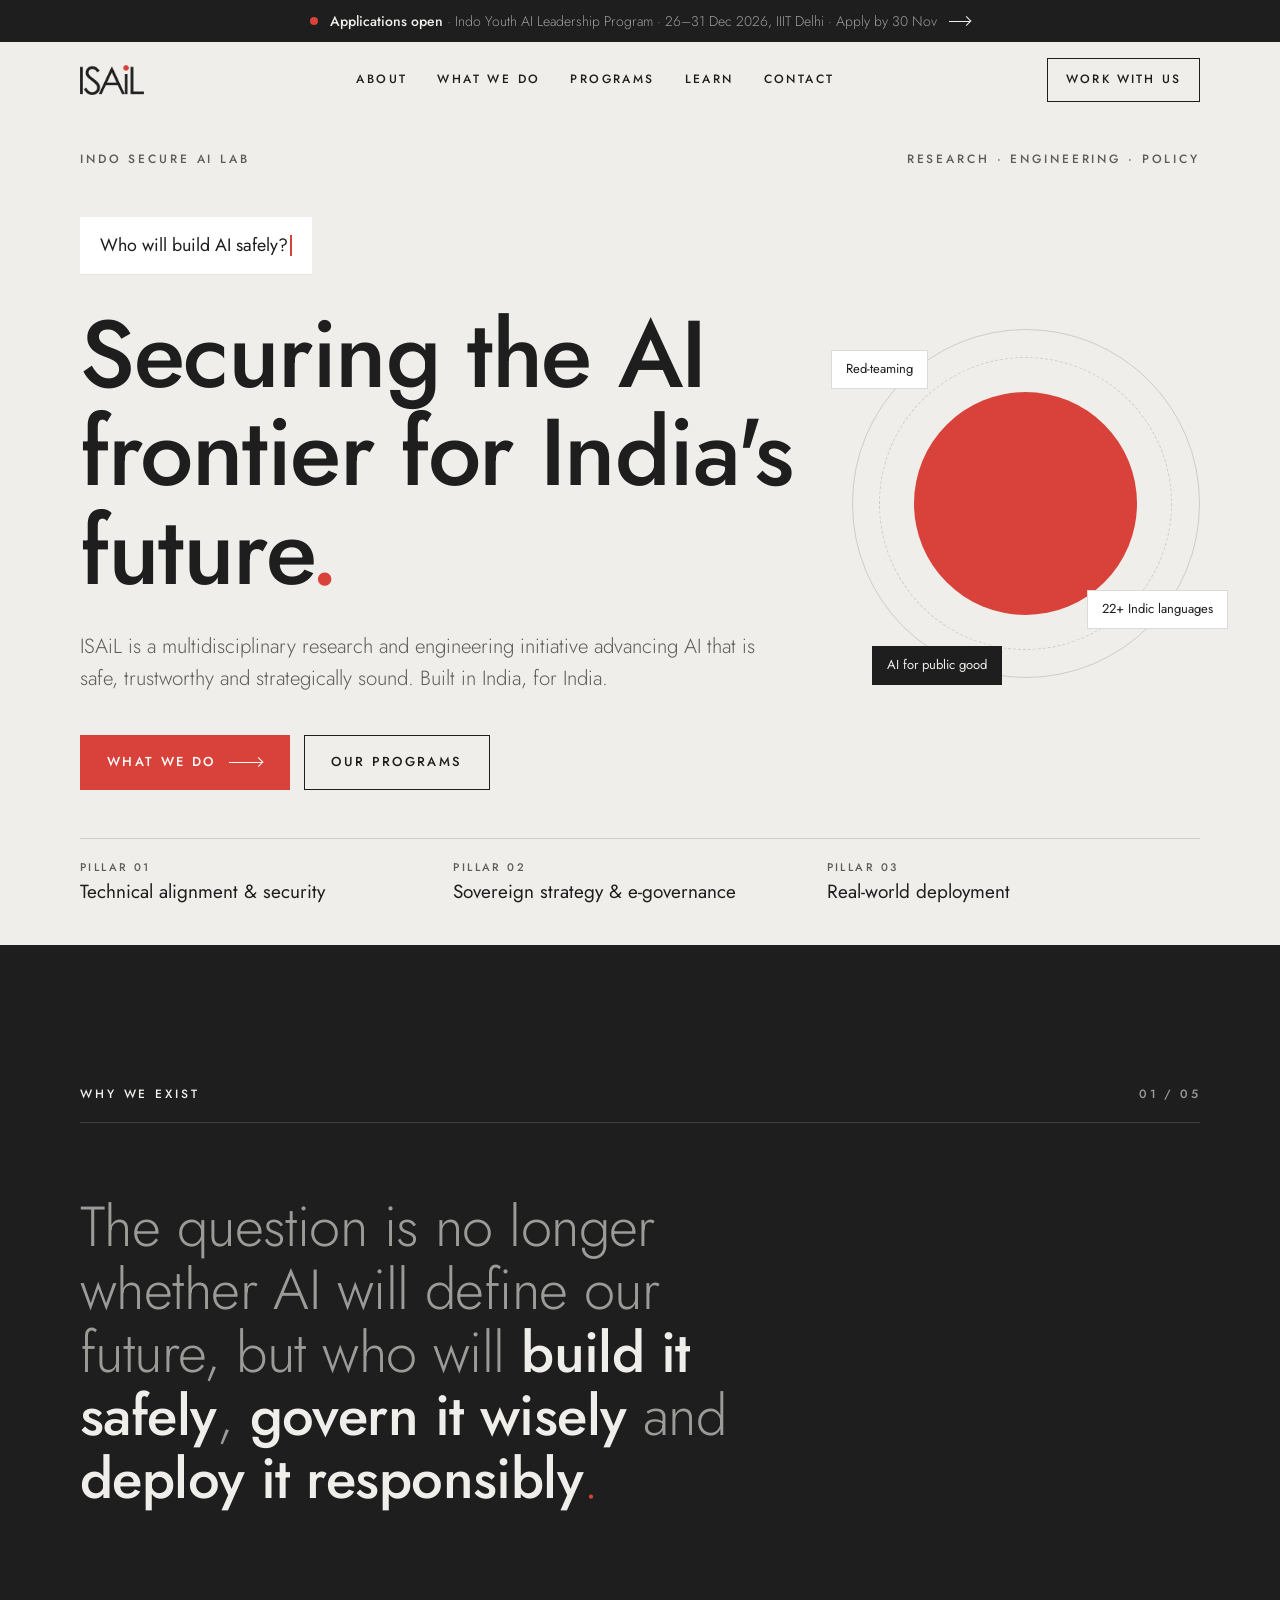
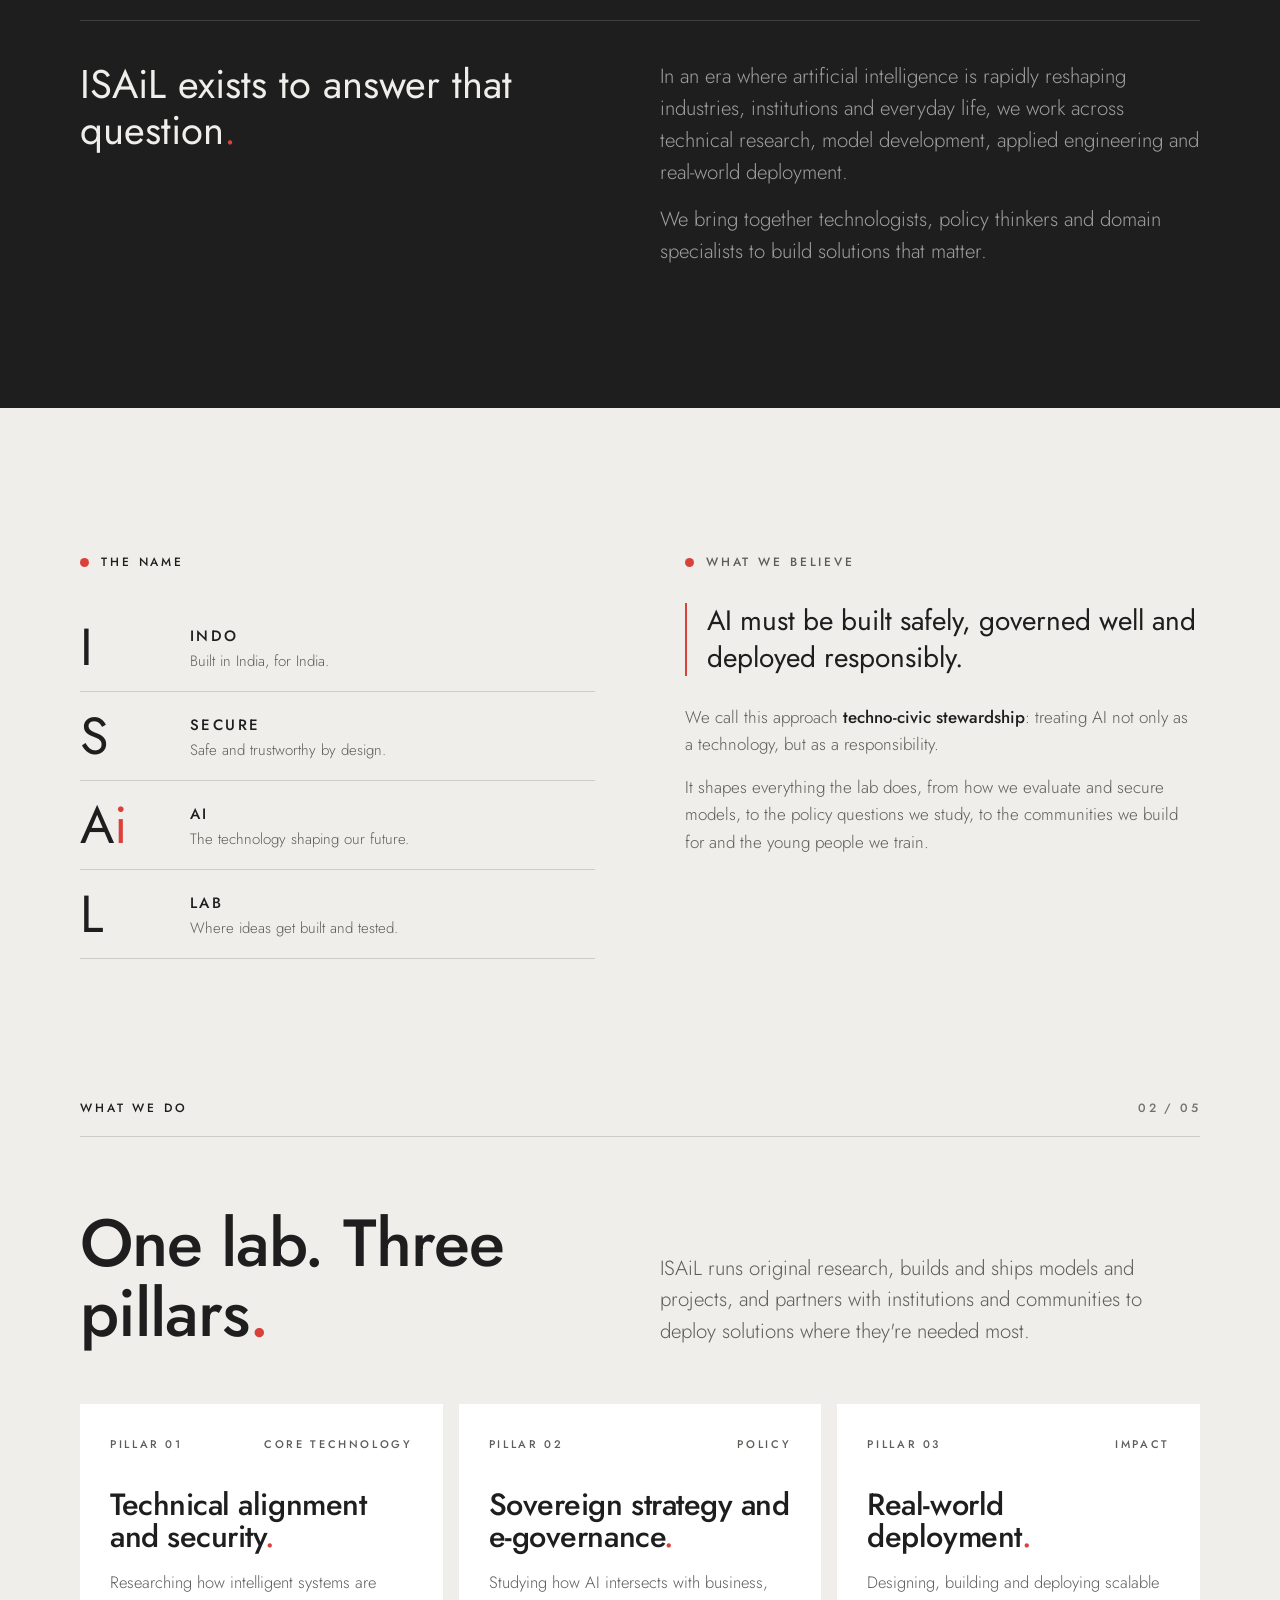
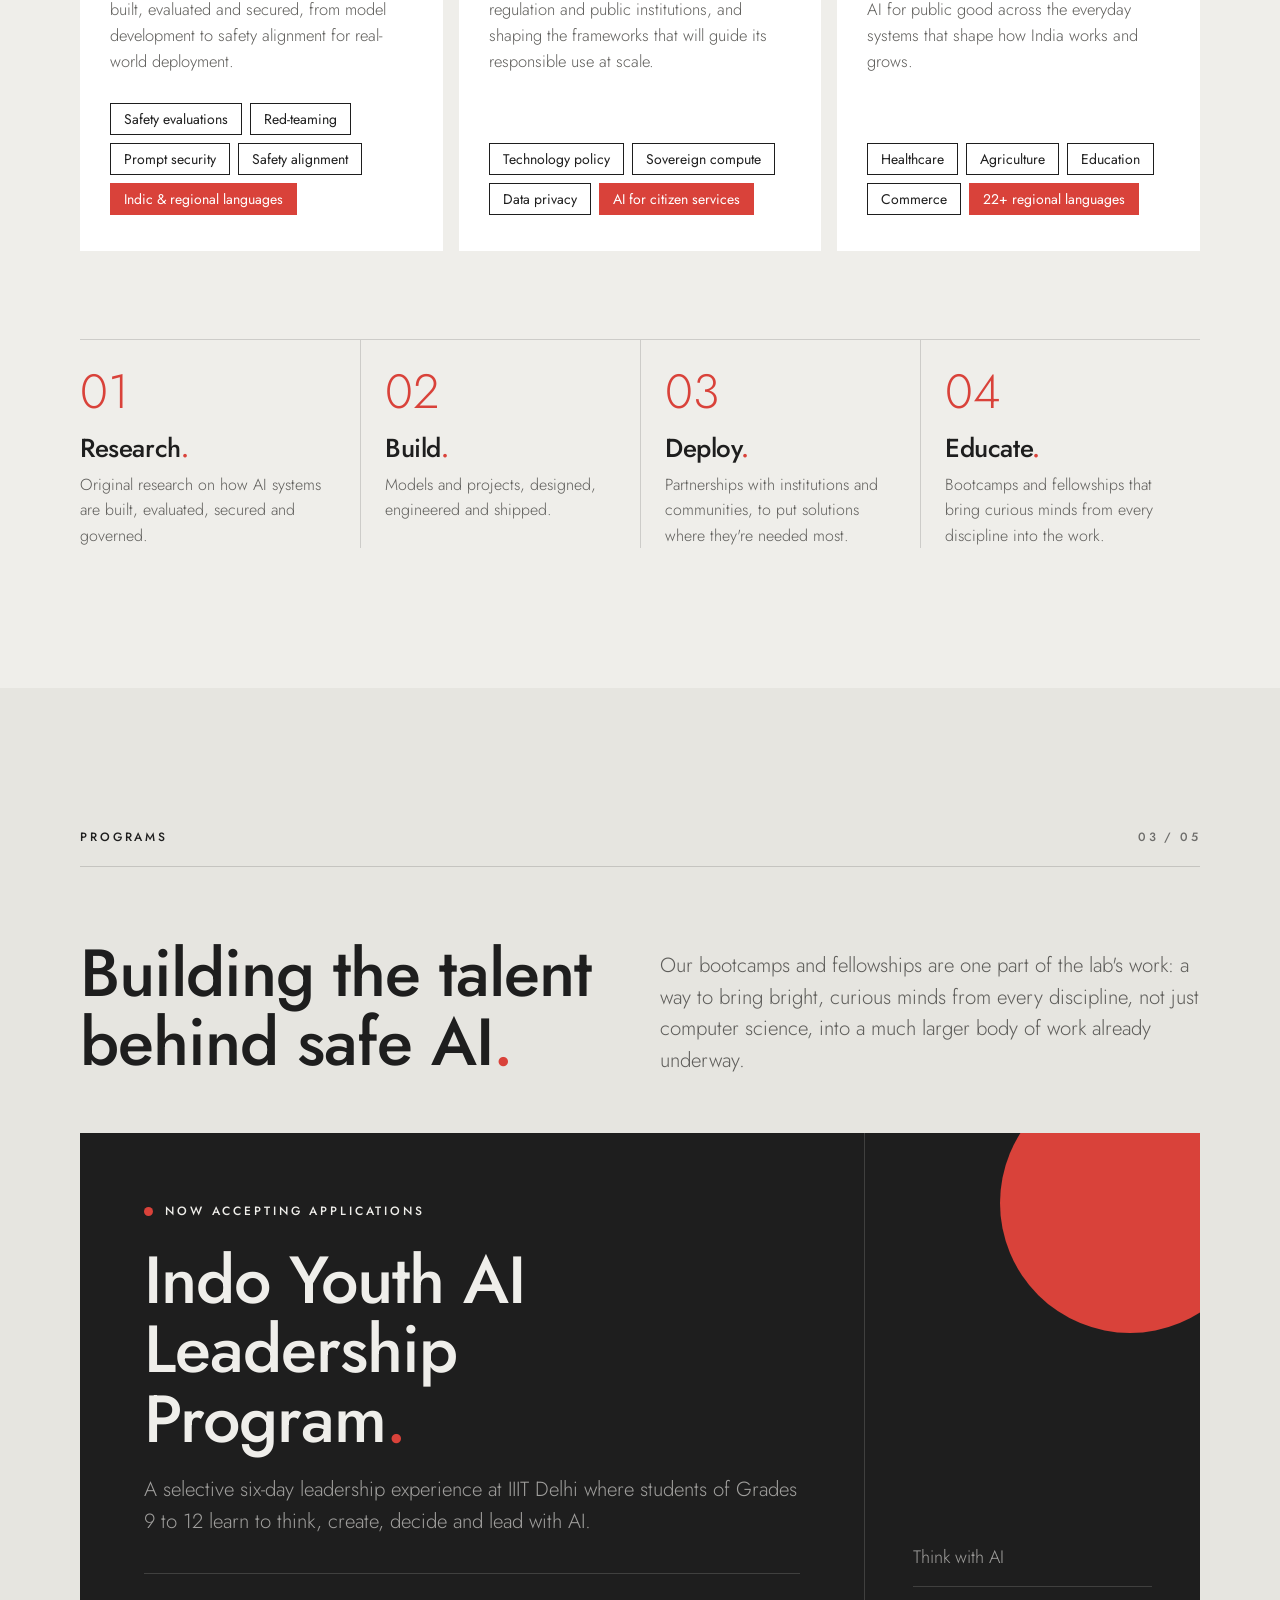
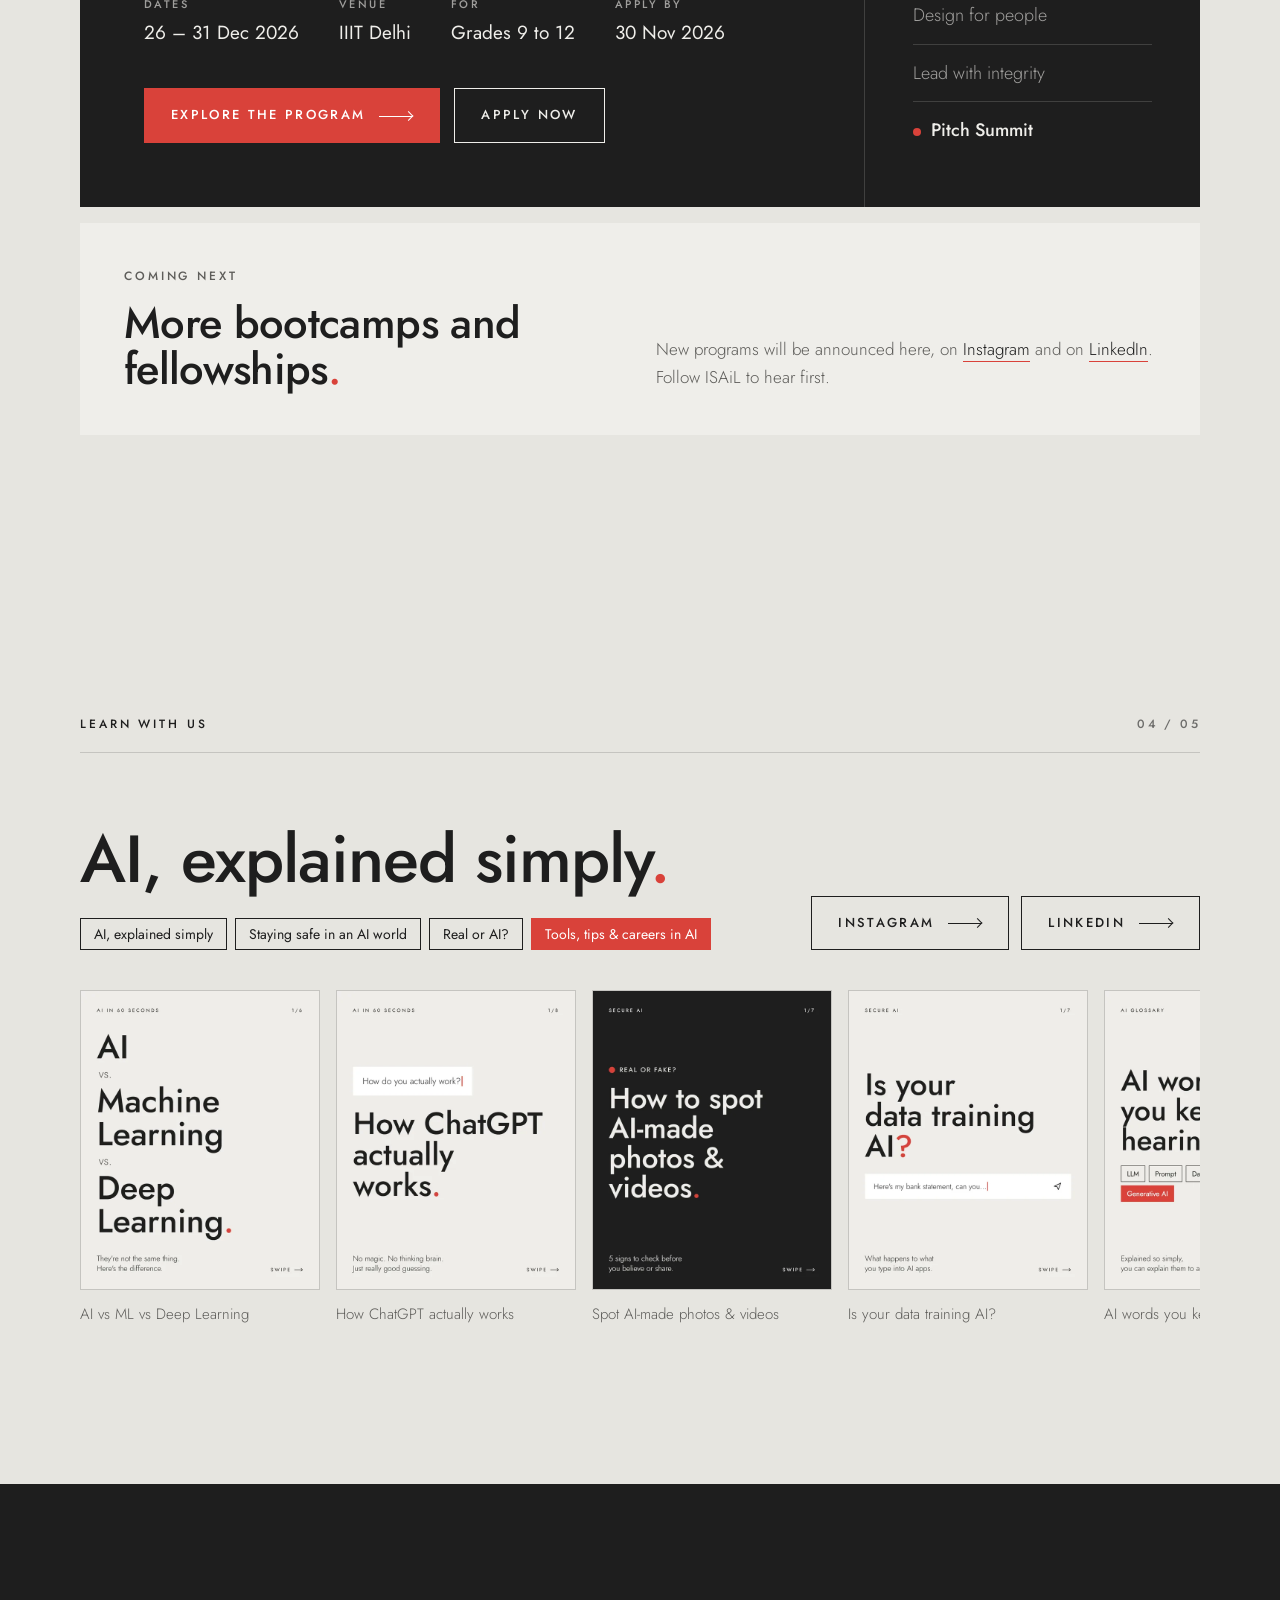
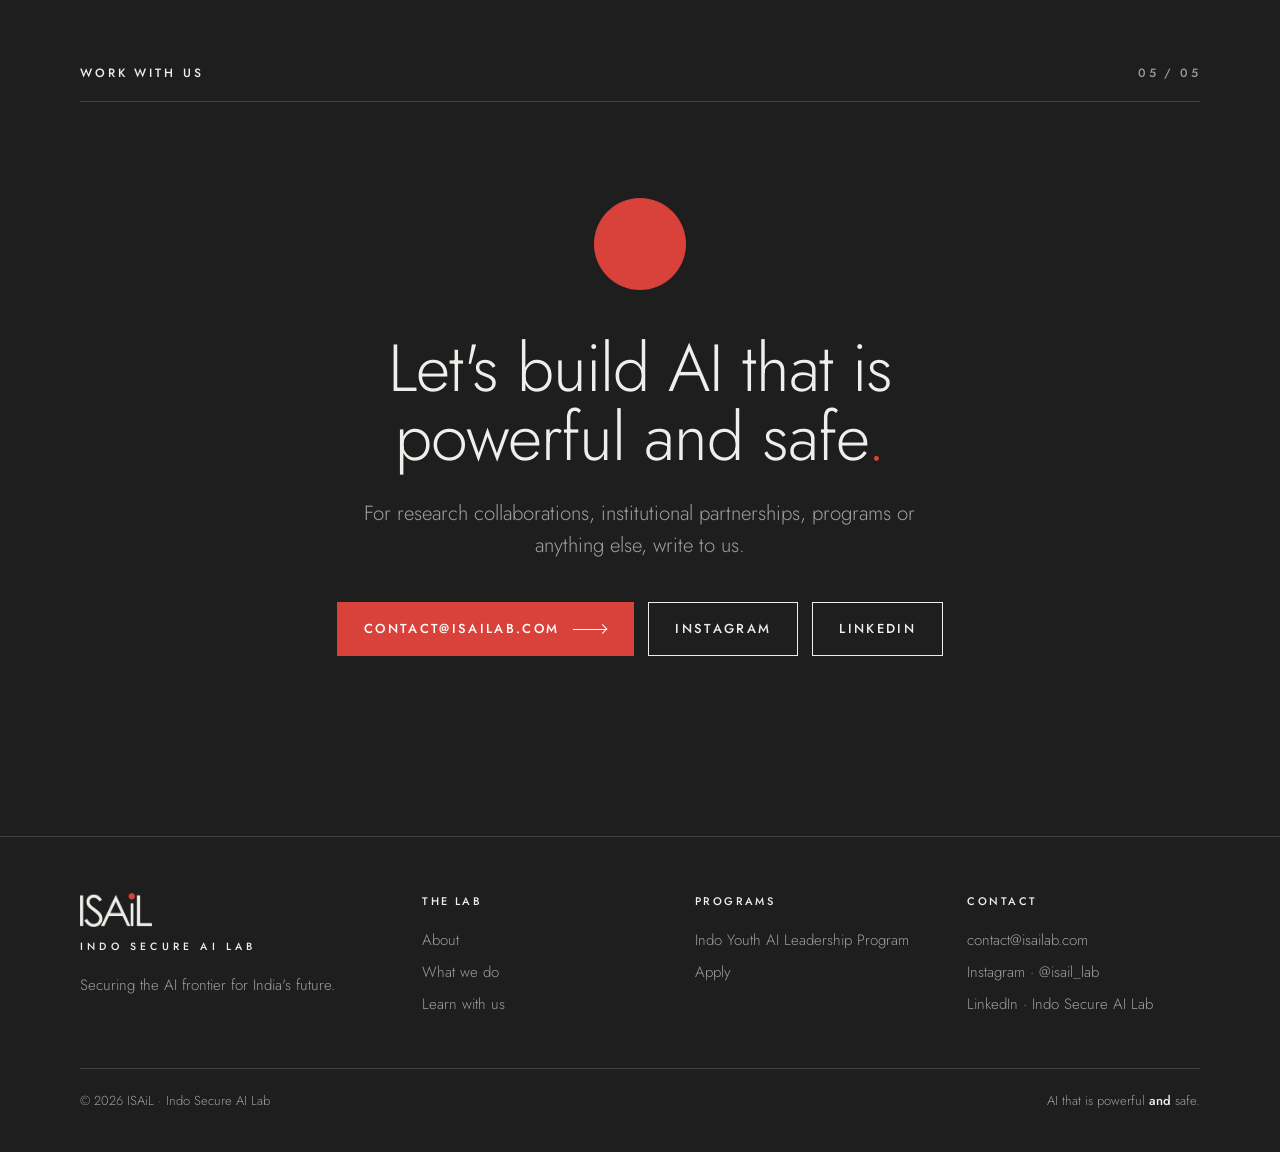
<file: index.html>
<!DOCTYPE html>
<html lang="en">

<head>
  <meta charset="UTF-8">
  <meta name="viewport" content="width=device-width, initial-scale=1.0">
  <title>ISAiL – Indo Secure AI Lab | Safe &amp; Trustworthy AI for India</title>
  <meta name="description"
    content="ISAiL (Indo Secure AI Lab) researches, builds and deploys safe, trustworthy AI for India: AI safety, policy and real-world impact, plus AI leadership programs for students.">
  <meta property="og:title" content="ISAiL – Indo Secure AI Lab">
  <meta property="og:description" content="Securing the AI frontier for India's future. AI safety research, policy and deployment, and AI leadership programs for students.">
  <meta property="og:type" content="website">
  <meta property="og:url" content="https://isailab.com/">
  <meta property="og:image" content="https://isailab.com/assets/og.png">
  <meta property="og:site_name" content="ISAiL · Indo Secure AI Lab">
  <meta property="og:locale" content="en_IN">
  <meta name="twitter:card" content="summary_large_image">
  <meta name="twitter:title" content="ISAiL – Indo Secure AI Lab">
  <meta name="twitter:description" content="Securing the AI frontier for India's future. AI safety research, policy and deployment, and AI leadership programs for students.">
  <meta name="twitter:image" content="https://isailab.com/assets/og.png">
  <meta name="theme-color" content="#EFEEEA">
  <link rel="canonical" href="https://isailab.com/">
  <link rel="icon" type="image/svg+xml" href="/favicon.svg?v=3">
  <link rel="icon" type="image/png" sizes="48x48" href="/assets/favicon-48.png">
  <link rel="icon" type="image/png" sizes="192x192" href="/assets/icon-192.png">
  <link rel="apple-touch-icon" href="/assets/apple-touch-icon.png">
  <link rel="sitemap" type="application/xml" href="/sitemap.xml">
  <script>document.documentElement.classList.add('js');</script>
  <link rel="preconnect" href="https://fonts.googleapis.com">
  <link rel="preconnect" href="https://fonts.gstatic.com" crossorigin>
  <link href="https://fonts.googleapis.com/css2?family=Jost:ital,wght@0,300;0,400;0,500;0,600;1,300&display=swap"
    rel="stylesheet">
  <link rel="stylesheet" href="assets/site.css?v=13">
  <script type="application/ld+json">
{
  "@context": "https://schema.org",
  "@graph": [
    {
      "@type": "Organization",
      "@id": "https://isailab.com/#org",
      "name": "ISAiL",
      "alternateName": [
        "Indo Secure AI Lab",
        "Indo Secure AI Labs",
        "ISAIL"
      ],
      "url": "https://isailab.com/",
      "logo": {
        "@type": "ImageObject",
        "url": "https://isailab.com/assets/logo-square.png",
        "width": 512,
        "height": 512
      },
      "image": "https://isailab.com/assets/og.png",
      "email": "contact@isailab.com",
      "description": "A multidisciplinary research and engineering initiative dedicated to advancing AI that is safe and trustworthy for India, across technical alignment and security, sovereign strategy and e-governance, and real-world deployment.",
      "slogan": "Securing the AI frontier for India's future.",
      "areaServed": "IN",
      "knowsAbout": [
        "AI safety",
        "AI red-teaming",
        "AI policy",
        "AI governance",
        "Indic language AI",
        "AI for public good",
        "AI education"
      ],
      "sameAs": [
        "https://www.instagram.com/isail_lab/",
        "https://www.linkedin.com/in/indo-secure-ai-lab-isail-584b40445"
      ]
    },
    {
      "@type": "WebSite",
      "@id": "https://isailab.com/#website",
      "url": "https://isailab.com/",
      "name": "ISAiL",
      "alternateName": "Indo Secure AI Lab",
      "inLanguage": "en-IN",
      "publisher": {
        "@id": "https://isailab.com/#org"
      }
    }
  ]
}
  </script>
</head>

<body class="has-announce">

  <!-- ================= NAV ================= -->
  <nav class="nav" id="nav" aria-label="Main">
    <a class="announce" href="/youth-ai-leadership">
      <span class="announce-dot" aria-hidden="true"></span>
      <span><b>Applications open</b><span class="announce-long"> · Indo Youth AI Leadership Program · 26–31 Dec 2026,
          IIIT Delhi · Apply by 30 Nov</span><span class="announce-short"> · Apply by 30 Nov</span></span>
      <span class="arrow" aria-hidden="true"></span>
    </a>
    <div class="nav-inner">
      <a href="#top" class="nav-logo" aria-label="ISAiL home"><img src="assets/logo-dark.png" alt="ISAiL – Indo Secure AI Lab" width="64"
          height="30"></a>
      <div class="nav-links" id="navLinks">
        <a href="#about">About</a>
        <a href="#work">What we do</a>
        <a href="#programs">Programs</a>
        <a href="#learn">Learn</a>
        <a href="#contact">Contact</a>
      </div>
      <a class="btn btn-line" href="#contact">Work with us</a>
      <button class="menu-btn" id="menuBtn" aria-label="Open menu" aria-expanded="false"
        aria-controls="navLinks"><span></span><span></span></button>
    </div>
  </nav>

  <!-- ================= HERO ================= -->
  <header class="hero" id="top">
    <div class="wrap">
      <div class="hero-top label">
        <span>Indo Secure AI Lab</span>
        <span>Research · Engineering · Policy</span>
      </div>

      <div class="hero-body">
        <div>
          <div class="prompt rv" aria-hidden="true"><span id="typed"
              data-lines='["Who will build AI safely?","Who will govern it wisely?","Who will deploy it responsibly?"]'>Who
              will build AI safely?</span><span class="caret"></span></div>
          <h1 class="h-xl rv d1">Securing the AI frontier for India's future<span class="stop">.</span></h1>
          <p class="lede rv d2">ISAiL is a multidisciplinary research and engineering initiative advancing AI that is
            safe, trustworthy and strategically sound. Built in India, for India.</p>
          <div class="hero-actions rv d3">
            <a class="btn btn-solid" href="#work">What we do <span class="arrow" aria-hidden="true"></span></a>
            <a class="btn btn-line" href="#programs">Our programs</a>
          </div>
        </div>

        <div class="hero-orb rv d2" aria-hidden="true">
          <div class="ring"></div>
          <div class="ring r2"></div>
          <div class="sun"></div>
          <div class="tag t1">Red-teaming</div>
          <div class="tag t2">22+ Indic languages</div>
          <div class="tag t3">AI for public good</div>
        </div>
      </div>

      <div class="hero-meta three rv">
        <a href="#work">
          <div class="k">Pillar 01</div>
          <div class="v">Technical alignment &amp; security</div>
        </a>
        <a href="#work">
          <div class="k">Pillar 02</div>
          <div class="v">Sovereign strategy &amp; e-governance</div>
        </a>
        <a href="#work">
          <div class="k">Pillar 03</div>
          <div class="v">Real-world deployment</div>
        </a>
      </div>
    </div>
  </header>

  <!-- ================= ABOUT ================= -->
  <section class="on-dark" id="about">
    <div class="wrap">
      <div class="sec-top label"><span>Why we exist</span><span class="count">01 / 05</span></div>

      <p class="big-quote rv">The question is no longer whether AI will define our future, but who will <span>build it
          safely</span>, <span>govern it wisely</span> and <span>deploy it responsibly</span><span
          class="stop">.</span></p>

      <div class="rare">
        <p class="q rv">ISAiL exists to answer that question<span class="stop">.</span></p>
        <div class="rv d1">
          <p class="lede">In an era where artificial intelligence is rapidly reshaping industries, institutions and
            everyday life, we work across technical research, model development, applied engineering and real-world
            deployment.</p>
          <p class="lede" style="margin-top:16px;">We bring together technologists, policy thinkers and domain
            specialists to build solutions that matter.</p>
        </div>
      </div>
    </div>
  </section>

  <!-- ================= NAME + BELIEF ================= -->
  <section id="name">
    <div class="wrap">
      <div class="about-grid">
        <div>
          <p class="label dot-label rv">The name</p>
          <ul class="name-rows rv d1" style="margin-top:28px;">
            <li><span class="L">I</span><span><b>INDO</b><span>Built in India, for India.</span></span></li>
            <li><span class="L">S</span><span><b>SECURE</b><span>Safe and trustworthy by design.</span></span></li>
            <li><span class="L">A<i>i</i></span><span><b>AI</b><span>The technology shaping our future.</span></span>
            </li>
            <li><span class="L">L</span><span><b>LAB</b><span>Where ideas get built and tested.</span></span></li>
          </ul>
        </div>
        <div class="about-copy rv d1">
          <p class="label dot-label">What we believe</p>
          <p class="belief">AI must be built safely, governed well and deployed responsibly.</p>
          <p>We call this approach <b style="color:var(--ink);font-weight:500;">techno-civic stewardship</b>: treating
            AI not only as a technology, but as a responsibility.</p>
          <p>It shapes everything the lab does, from how we evaluate and secure models, to the policy questions we
            study, to the communities we build for and the young people we train.</p>
        </div>
      </div>
    </div>
  </section>

  <!-- ================= WHAT WE DO ================= -->
  <section id="work" style="padding-top:0;">
    <div class="wrap">
      <div class="sec-top label"><span>What we do</span><span class="count">02 / 05</span></div>

      <div class="learn-head">
        <h2 class="h-lg rv">One lab. Three pillars<span class="stop">.</span></h2>
        <p class="lede rv d1">ISAiL runs original research, builds and ships models and projects, and partners with
          institutions and communities to deploy solutions where they're needed most.</p>
      </div>

      <div class="pillars-lg">
        <article class="pillar-lg rv">
          <div class="label"><span>Pillar 01</span><span>Core technology</span></div>
          <h3>Technical alignment and security<span class="stop">.</span></h3>
          <p>Researching how intelligent systems are built, evaluated and secured, from model development to
            safety alignment for real-world deployment.</p>
          <div class="chips"><span class="chip">Safety evaluations</span><span class="chip">Red-teaming</span><span
              class="chip">Prompt security</span><span class="chip">Safety alignment</span><span
              class="chip red">Indic &amp; regional languages</span></div>
        </article>
        <article class="pillar-lg rv d1">
          <div class="label"><span>Pillar 02</span><span>Policy</span></div>
          <h3>Sovereign strategy and e-governance<span class="stop">.</span></h3>
          <p>Studying how AI intersects with business, regulation and public institutions, and shaping the frameworks
            that will guide its responsible use at scale.</p>
          <div class="chips"><span class="chip">Technology policy</span><span class="chip">Sovereign
              compute</span><span class="chip">Data privacy</span><span class="chip red">AI for citizen
              services</span></div>
        </article>
        <article class="pillar-lg rv d2">
          <div class="label"><span>Pillar 03</span><span>Impact</span></div>
          <h3>Real-world deployment<span class="stop">.</span></h3>
          <p>Designing, building and deploying scalable AI for public good across the everyday systems that shape how
            India works and grows.</p>
          <div class="chips"><span class="chip">Healthcare</span><span class="chip">Agriculture</span><span
              class="chip">Education</span><span class="chip">Commerce</span><span class="chip red">22+ regional
              languages</span></div>
        </article>
      </div>

      <div class="how rv">
        <div class="how-item"><span class="n">01</span>
          <h3>Research<span class="stop">.</span></h3>
          <p>Original research on how AI systems are built, evaluated, secured and governed.</p>
        </div>
        <div class="how-item"><span class="n">02</span>
          <h3>Build<span class="stop">.</span></h3>
          <p>Models and projects, designed, engineered and shipped.</p>
        </div>
        <div class="how-item"><span class="n">03</span>
          <h3>Deploy<span class="stop">.</span></h3>
          <p>Partnerships with institutions and communities, to put solutions where they're needed most.</p>
        </div>
        <div class="how-item"><span class="n">04</span>
          <h3>Educate<span class="stop">.</span></h3>
          <p>Bootcamps and fellowships that bring curious minds from every discipline into the work.</p>
        </div>
      </div>
    </div>
  </section>

  <!-- ================= PROGRAMS ================= -->
  <section id="programs" style="background:var(--paper-2);">
    <div class="wrap">
      <div class="sec-top label"><span>Programs</span><span class="count">03 / 05</span></div>

      <div class="learn-head">
        <h2 class="h-lg rv">Building the talent behind safe AI<span class="stop">.</span></h2>
        <p class="lede rv d1">Our bootcamps and fellowships are one part of the lab's work: a way to bring bright,
          curious minds from every discipline, not just computer science, into a much larger body of work already
          underway.</p>
      </div>

      <article class="program-card rv">
        <div class="program-main">
          <p class="label dot-label">Now accepting applications</p>
          <h3 class="h-lg">Indo Youth AI Leadership Program<span class="stop">.</span></h3>
          <p class="lede">A selective six-day leadership experience at IIIT Delhi where students of Grades 9 to 12 learn
            to think, create, decide and lead with AI.</p>
          <div class="program-meta">
            <div><span class="k">Dates</span><span class="v">26 – 31 Dec 2026</span></div>
            <div><span class="k">Venue</span><span class="v">IIIT Delhi</span></div>
            <div><span class="k">For</span><span class="v">Grades 9 to 12</span></div>
            <div><span class="k">Apply by</span><span class="v">30 Nov 2026</span></div>
          </div>
          <div class="hero-actions">
            <a class="btn btn-solid" href="/youth-ai-leadership">Explore the program <span class="arrow"
                aria-hidden="true"></span></a>
            <a class="btn btn-line" href="/apply">Apply now</a>
          </div>
        </div>
        <div class="program-art" aria-hidden="true">
          <div class="sun"></div>
          <ul>
            <li>Think with AI</li>
            <li>Design for people</li>
            <li>Lead with integrity</li>
            <li class="hl">Pitch Summit</li>
          </ul>
        </div>
      </article>

      <article class="program-next rv">
        <div>
          <p class="label" style="color:var(--muted);">Coming next</p>
          <h3 class="h-md" style="margin-top:14px;">More bootcamps and fellowships<span class="stop">.</span></h3>
        </div>
        <p>New programs will be announced here, on <a href="https://www.instagram.com/isail_lab/"
            target="_blank" rel="noopener" style="color:var(--ink);border-bottom:1px solid var(--red);">Instagram</a> and on <a href="https://www.linkedin.com/in/indo-secure-ai-lab-isail-584b40445" target="_blank"
            rel="noopener" style="color:var(--ink);border-bottom:1px solid var(--red);">LinkedIn</a>. Follow ISAiL to hear first.</p>
      </article>
    </div>
  </section>

  <!-- ================= LEARN ================= -->
  <section id="learn">
    <div class="wrap">
      <div class="sec-top label"><span>Learn with us</span><span class="count">04 / 05</span></div>
      <div class="feed-head">
        <div>
          <h2 class="h-lg rv">AI, explained simply<span class="stop">.</span></h2>
          <div class="fields rv d1" style="margin-top:24px;">
            <span class="chip">AI, explained simply</span><span class="chip">Staying safe in an AI world</span><span
              class="chip">Real or AI?</span><span class="chip red">Tools, tips &amp; careers in AI</span>
          </div>
        </div>
        <div class="follow-btns rv">
          <a class="btn btn-line" href="https://www.instagram.com/isail_lab/" target="_blank" rel="noopener">Instagram <span class="arrow"
              aria-hidden="true"></span></a>
          <a class="btn btn-line" href="https://www.linkedin.com/in/indo-secure-ai-lab-isail-584b40445" target="_blank" rel="noopener">LinkedIn <span class="arrow"
              aria-hidden="true"></span></a>
        </div>
      </div>
      <div class="feed rv">
        <a href="https://www.instagram.com/isail_lab/" target="_blank" rel="noopener"><img
            src="assets/posts/ai-ml-dl.webp" alt="AI vs Machine Learning vs Deep Learning" loading="lazy" width="640"
            height="800">
          <p class="cap">AI vs ML vs Deep Learning</p>
        </a>
        <a href="https://www.instagram.com/isail_lab/" target="_blank" rel="noopener"><img
            src="assets/posts/how-chatgpt-works.webp" alt="How ChatGPT actually works" loading="lazy" width="640"
            height="800">
          <p class="cap">How ChatGPT actually works</p>
        </a>
        <a href="https://www.instagram.com/isail_lab/" target="_blank" rel="noopener"><img
            src="assets/posts/spot-ai-photos.webp" alt="How to spot AI-made photos and videos" loading="lazy"
            width="640" height="800">
          <p class="cap">Spot AI-made photos &amp; videos</p>
        </a>
        <a href="https://www.instagram.com/isail_lab/" target="_blank" rel="noopener"><img
            src="assets/posts/data-privacy.webp" alt="Is your data training AI?" loading="lazy" width="640"
            height="800">
          <p class="cap">Is your data training AI?</p>
        </a>
        <a href="https://www.instagram.com/isail_lab/" target="_blank" rel="noopener"><img
            src="assets/posts/ai-glossary.webp" alt="AI words you keep hearing" loading="lazy" width="640"
            height="800">
          <p class="cap">AI words you keep hearing</p>
        </a>
        <a href="https://www.instagram.com/isail_lab/" target="_blank" rel="noopener"><img
            src="assets/posts/ai-tools-students.webp" alt="5 AI tools every student should use" loading="lazy"
            width="640" height="800">
          <p class="cap">5 AI tools every student should use</p>
        </a>
        <a href="https://www.instagram.com/isail_lab/" target="_blank" rel="noopener"><img
            src="assets/posts/careers-in-ai.webp" alt="Careers in AI that aren't coding" loading="lazy" width="640"
            height="800">
          <p class="cap">Careers in AI that aren't coding</p>
        </a>
      </div>
    </div>
  </section>

  <!-- ================= CONTACT ================= -->
  <section class="on-dark final" id="contact">
    <div class="wrap">
      <div class="sec-top label" style="text-align:left;"><span>Work with us</span><span class="count">05 /
          05</span></div>
      <div class="sun" aria-hidden="true"></div>
      <h2 class="h-lg rv">Let's build AI that is powerful and safe<span class="stop">.</span></h2>
      <p class="lede rv d1">For research collaborations, institutional partnerships, programs or anything else, write
        to us.</p>
      <div class="hero-actions rv d2">
        <a class="btn btn-solid" href="mailto:contact@isailab.com">contact@isailab.com <span class="arrow"
            aria-hidden="true"></span></a>
        <a class="btn btn-line" href="https://www.instagram.com/isail_lab/" target="_blank"
          rel="noopener">Instagram</a>
        <a class="btn btn-line" href="https://www.linkedin.com/in/indo-secure-ai-lab-isail-584b40445" target="_blank" rel="noopener">LinkedIn</a>
      </div>
    </div>
  </section>

  <footer>
    <div class="wrap">
      <div class="foot-grid four">
        <div class="foot-brand">
          <img src="assets/logo-light.png" alt="ISAiL – Indo Secure AI Lab" width="72" height="34">
          <p class="label">Indo Secure AI Lab</p>
          <p>Securing the AI frontier for India's future.</p>
        </div>
        <div>
          <h4>The lab</h4>
          <ul>
            <li><a href="#about">About</a></li>
            <li><a href="#work">What we do</a></li>
            <li><a href="#learn">Learn with us</a></li>
          </ul>
        </div>
        <div>
          <h4>Programs</h4>
          <ul>
            <li><a href="/youth-ai-leadership">Indo Youth AI Leadership Program</a></li>
            <li><a href="/apply">Apply</a></li>
          </ul>
        </div>
        <div>
          <h4>Contact</h4>
          <ul>
            <li><a href="mailto:contact@isailab.com">contact@isailab.com</a></li>
            <li><a href="https://www.instagram.com/isail_lab/" target="_blank" rel="noopener">Instagram · @isail_lab</a>
            </li>
            <li><a href="https://www.linkedin.com/in/indo-secure-ai-lab-isail-584b40445" target="_blank" rel="noopener">LinkedIn · Indo Secure AI Lab</a></li>
          </ul>
        </div>
      </div>
      <div class="foot-bottom">
        <span>© 2026 ISAiL · Indo Secure AI Lab</span>
        <span>AI that is powerful <b style="color:var(--paper);font-weight:500;">and</b> safe.</span>
      </div>
    </div>
  </footer>

  <script src="assets/site.js?v=13"></script>
</body>

</html>
</file>
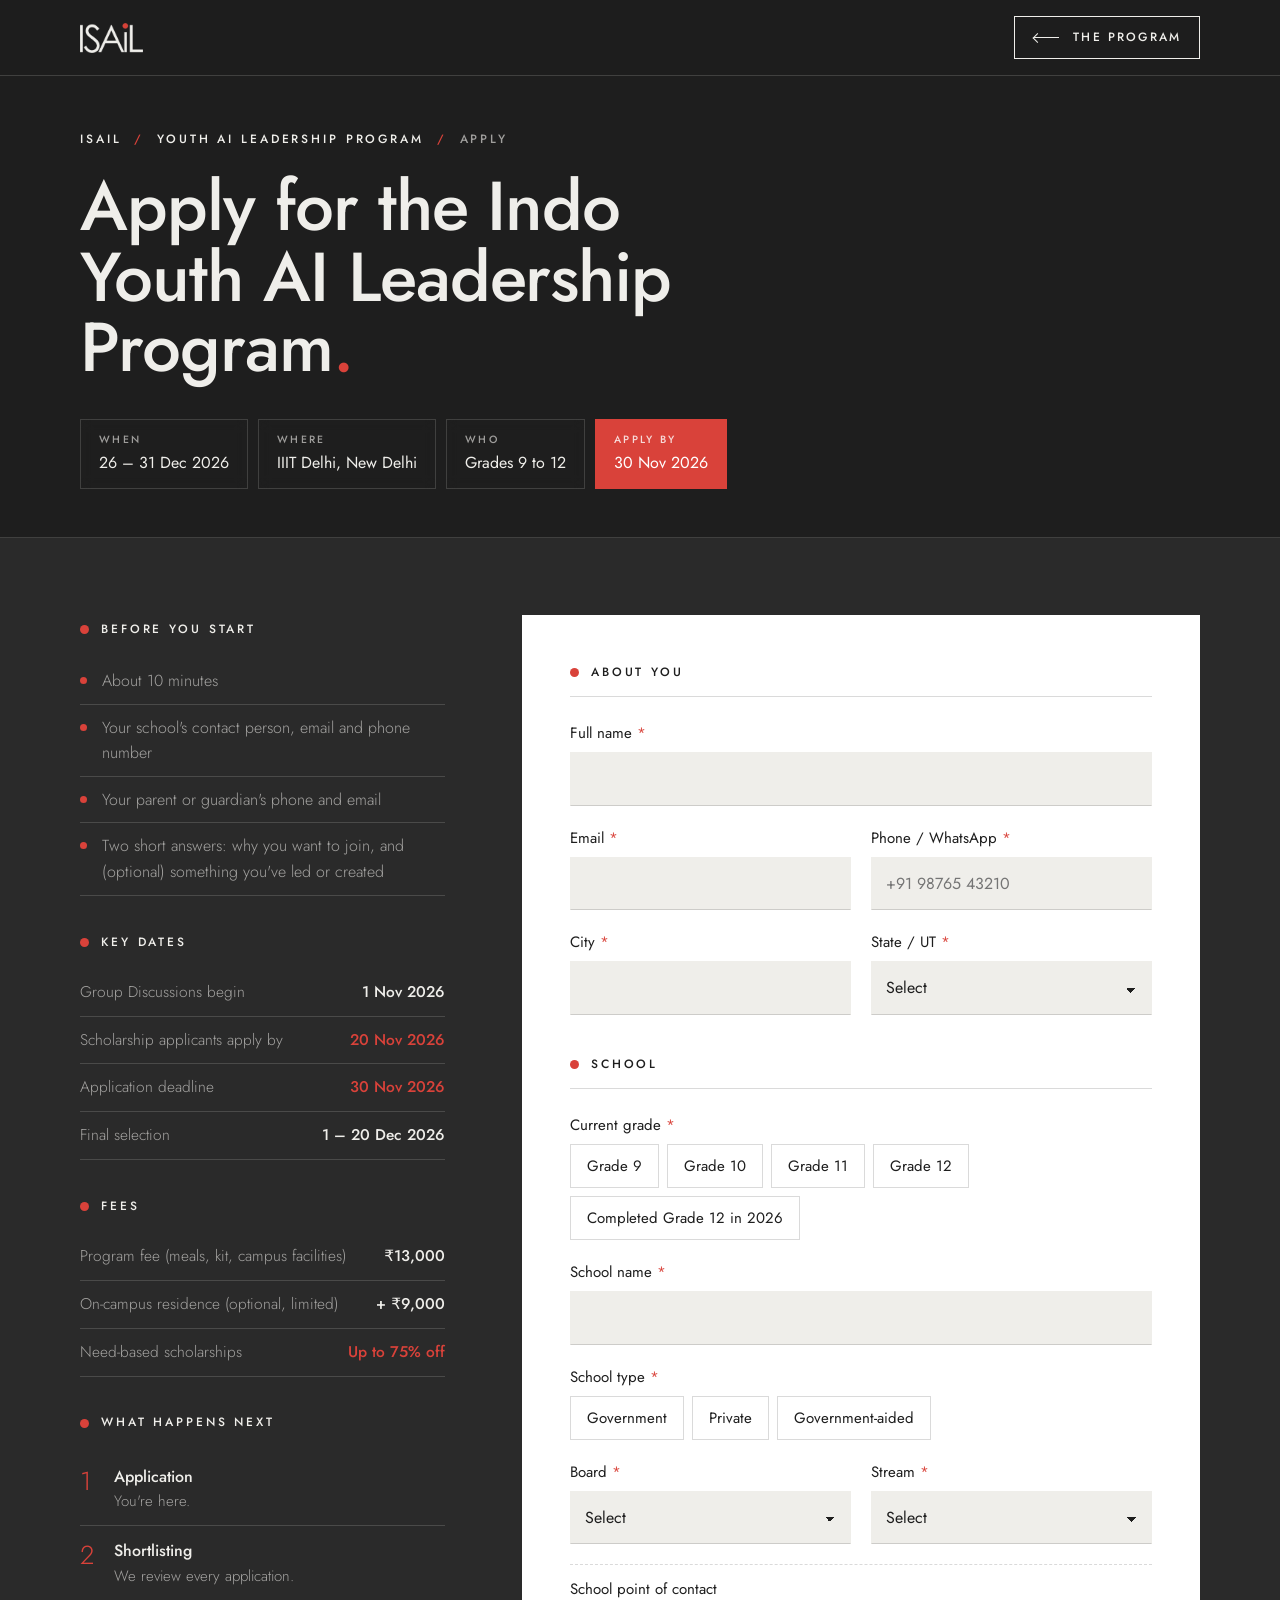
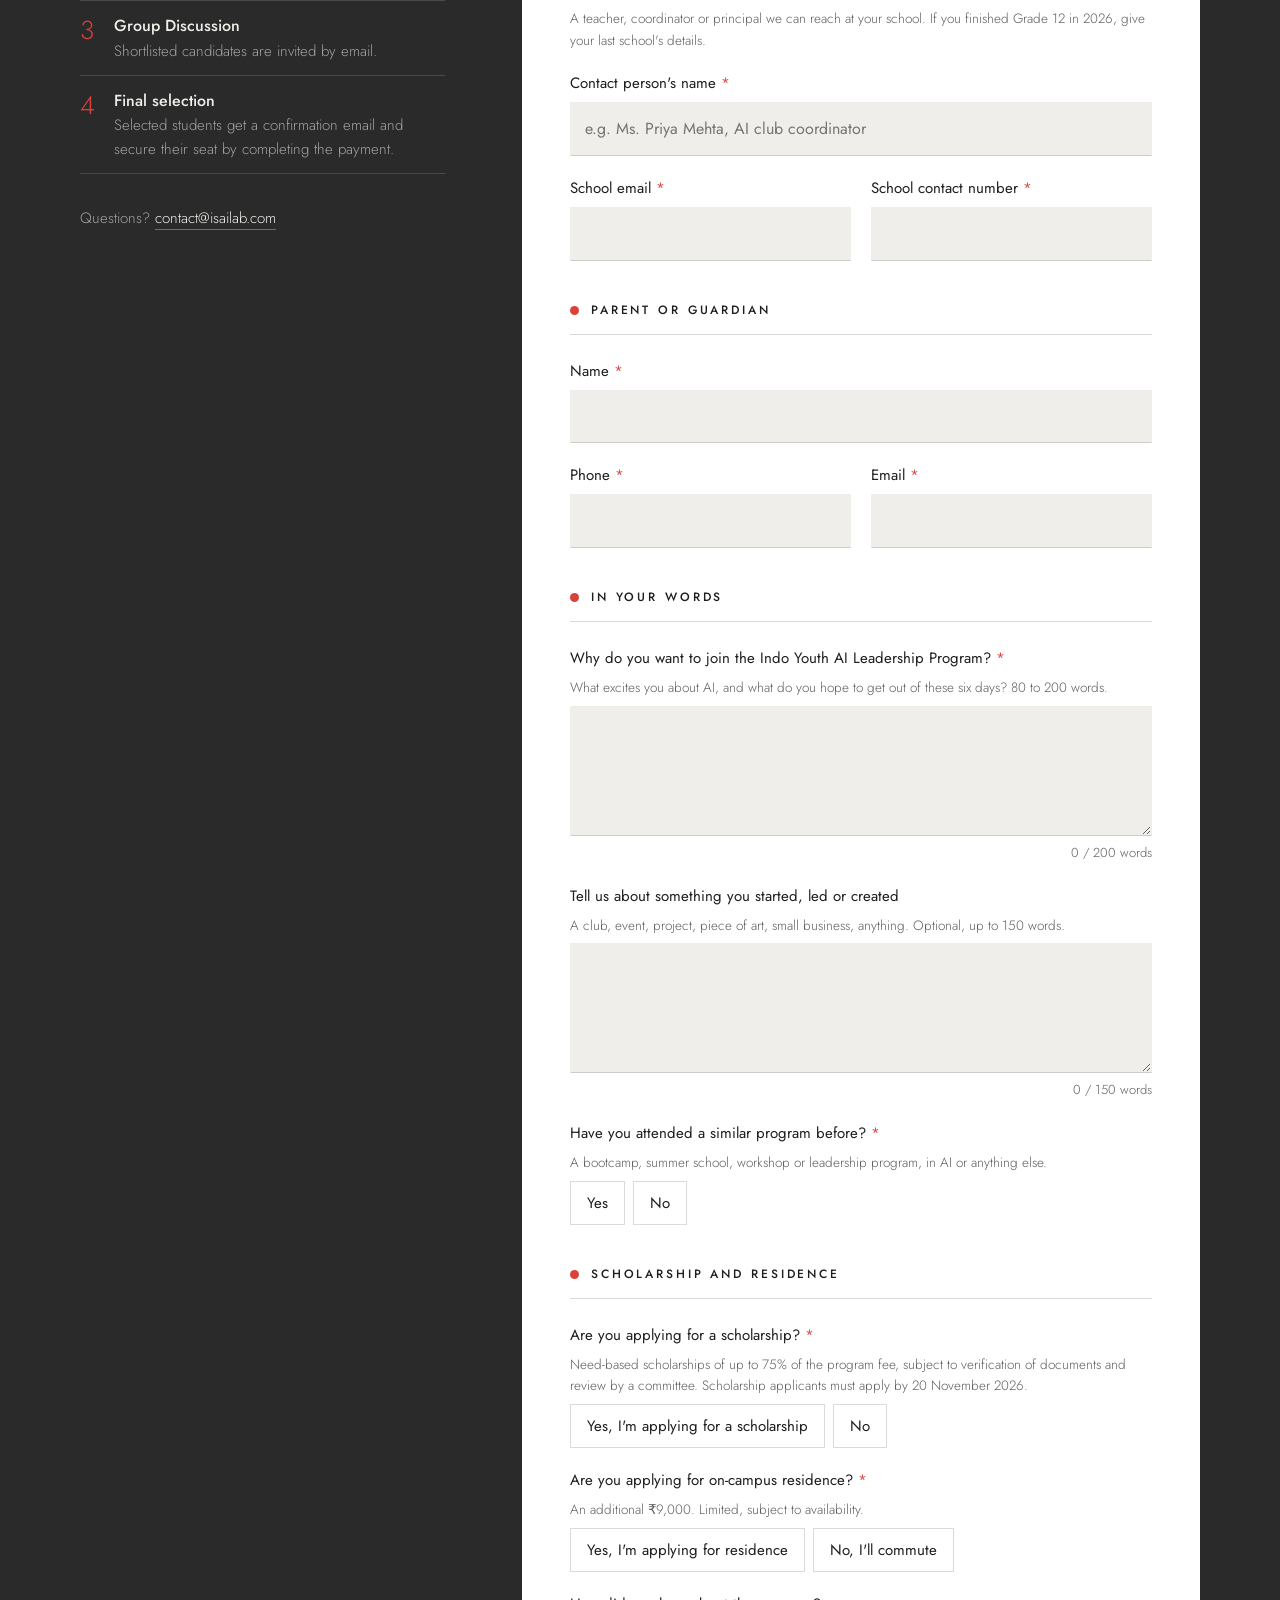
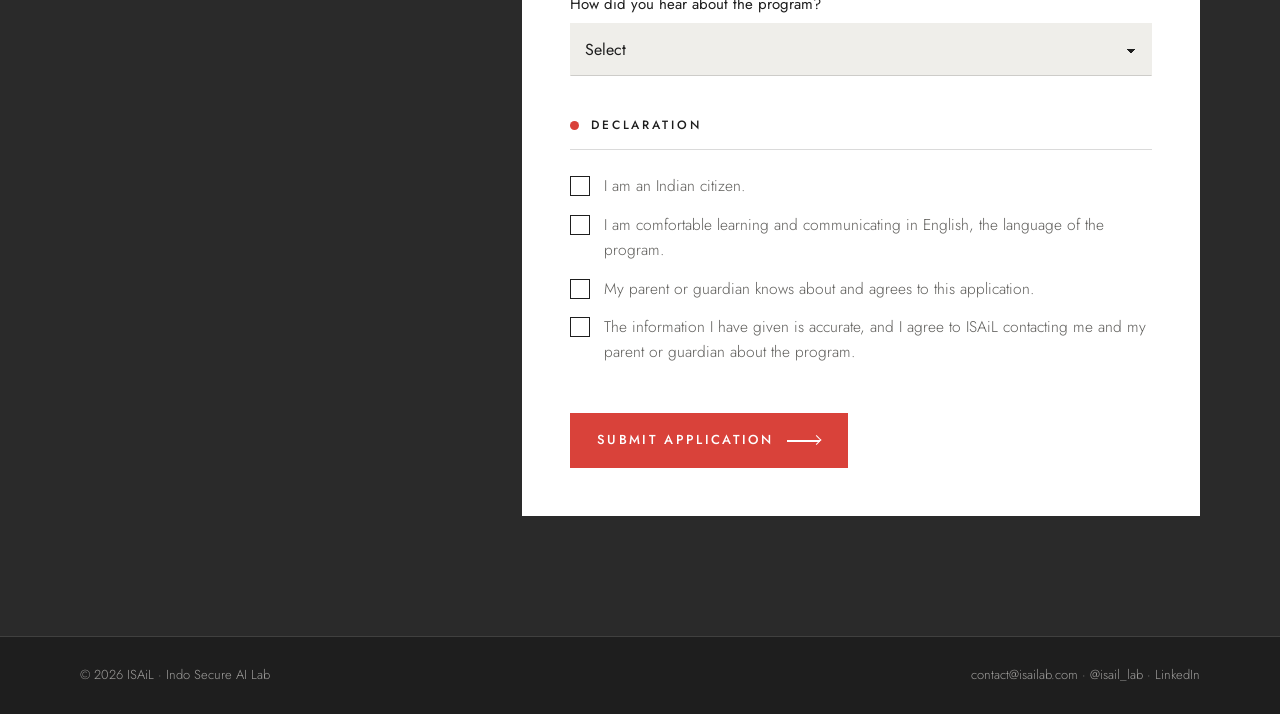
<file: apply.html>
<!DOCTYPE html>
<html lang="en">

<head>
  <meta charset="UTF-8">
  <meta name="viewport" content="width=device-width, initial-scale=1.0">
  <title>Apply · Indo Youth AI Leadership Program 2026 | ISAiL</title>
  <meta name="description"
    content="Apply online for the Indo Youth AI Leadership Program at IIIT Delhi, 26–31 December 2026, for Grades 9 to 12. Scholarship applicants apply by 20 Nov; deadline 30 Nov 2026.">
  <meta property="og:title" content="Apply · Indo Youth AI Leadership Program 2026">
  <meta property="og:description" content="Applications are open. Six days at IIIT Delhi, 26–31 Dec 2026, for Grades 9 to 12. Apply by 30 November 2026.">
  <meta property="og:type" content="website">
  <meta property="og:url" content="https://isailab.com/apply">
  <meta property="og:image" content="https://isailab.com/assets/og-program.png">
  <meta property="og:site_name" content="ISAiL · Indo Secure AI Lab">
  <meta property="og:locale" content="en_IN">
  <meta name="twitter:card" content="summary_large_image">
  <meta name="twitter:title" content="Apply · Indo Youth AI Leadership Program 2026">
  <meta name="twitter:description" content="Applications are open. Six days at IIIT Delhi, 26–31 Dec 2026, for Grades 9 to 12. Apply by 30 November 2026.">
  <meta name="twitter:image" content="https://isailab.com/assets/og-program.png">
  <meta name="theme-color" content="#1E1E1E">
  <link rel="canonical" href="https://isailab.com/apply">
  <link rel="icon" type="image/svg+xml" href="/favicon.svg?v=3">
  <link rel="icon" type="image/png" sizes="48x48" href="/assets/favicon-48.png">
  <link rel="icon" type="image/png" sizes="192x192" href="/assets/icon-192.png">
  <link rel="apple-touch-icon" href="/assets/apple-touch-icon.png">
  <script>document.documentElement.classList.add('js');</script>
  <link rel="preconnect" href="https://fonts.googleapis.com">
  <link rel="preconnect" href="https://fonts.gstatic.com" crossorigin>
  <link href="https://fonts.googleapis.com/css2?family=Jost:ital,wght@0,300;0,400;0,500;0,600;1,300&display=swap"
    rel="stylesheet">
  <link rel="stylesheet" href="assets/site.css?v=13">
  <link rel="stylesheet" href="assets/program.css?v=13">
  <script type="application/ld+json">
{
  "@context": "https://schema.org",
  "@type": "BreadcrumbList",
  "itemListElement": [
    {
      "@type": "ListItem",
      "position": 1,
      "name": "ISAiL",
      "item": "https://isailab.com/"
    },
    {
      "@type": "ListItem",
      "position": 2,
      "name": "Indo Youth AI Leadership Program",
      "item": "https://isailab.com/youth-ai-leadership"
    },
    {
      "@type": "ListItem",
      "position": 3,
      "name": "Apply",
      "item": "https://isailab.com/apply"
    }
  ]
}
  </script>
</head>

<body class="prog apply-page">

  <nav class="nav" id="nav" aria-label="Main">
    <div class="nav-inner">
      <a href="/" class="nav-logo" aria-label="ISAiL home"><img src="assets/logo-light.png" alt="ISAiL – Indo Secure AI Lab" width="64"
          height="30"></a>
      <a class="btn btn-line back" href="/youth-ai-leadership"><span class="arrow back-arrow"
          aria-hidden="true"></span> The program</a>
    </div>
  </nav>

  <header class="apply-head">
    <div class="wrap">
      <p class="crumbs label"><a href="/">ISAiL</a> <i>/</i> <a href="/youth-ai-leadership">Youth AI Leadership
          Program</a> <i>/</i> Apply</p>
      <h1 class="p-h2 rv">Apply for the Indo Youth AI Leadership Program<span class="stop">.</span></h1>
      <ul class="p-facts rv d1">
        <li><span>When</span>26 – 31 Dec 2026</li>
        <li><span>Where</span>IIIT Delhi, New Delhi</li>
        <li><span>Who</span>Grades 9 to 12</li>
        <li class="hot"><span>Apply by</span>30 Nov 2026</li>
      </ul>
    </div>
  </header>

  <main class="apply-main" id="application">
    <div class="wrap">
      <div class="form-grid">
        <aside class="form-aside apply-aside">
          <div class="aside-block rv">
            <p class="label dot-label">Before you start</p>
            <ul class="need">
              <li>About 10 minutes</li>
              <li>Your school's contact person, email and phone number</li>
              <li>Your parent or guardian's phone and email</li>
              <li>Two short answers: why you want to join, and (optional) something you've led or created</li>
            </ul>
          </div>
          <div class="aside-block rv d1">
            <p class="label dot-label">Key dates</p>
            <ul class="mini-dates">
              <li><span>Group Discussions begin</span><b>1 Nov 2026</b></li>
              <li class="key"><span>Scholarship applicants apply by</span><b>20 Nov 2026</b></li>
              <li class="key"><span>Application deadline</span><b>30 Nov 2026</b></li>
              <li><span>Final selection</span><b>1 – 20 Dec 2026</b></li>
            </ul>
          </div>
          <div class="aside-block rv d1">
            <p class="label dot-label">Fees</p>
            <ul class="mini-dates">
              <li><span>Program fee (meals, kit, campus facilities)</span><b>₹13,000</b></li>
              <li><span>On-campus residence (optional, limited)</span><b>+ ₹9,000</b></li>
              <li class="key"><span>Need-based scholarships</span><b>Up to 75% off</b></li>
            </ul>
          </div>
          <div class="aside-block rv d2">
            <p class="label dot-label">What happens next</p>
            <ol class="next">
              <li><b>Application</b><span>You're here.</span></li>
              <li><b>Shortlisting</b><span>We review every application.</span></li>
              <li><b>Group Discussion</b><span>Shortlisted candidates are invited by email.</span></li>
              <li><b>Final selection</b><span>Selected students get a confirmation email and secure their seat by
                  completing the payment.</span></li>
            </ol>
          </div>
          <p class="p-small rv d2">Questions? <a href="mailto:contact@isailab.com">contact@isailab.com</a></p>
        </aside>

        <div>
          <form class="app-form rv" id="appForm" novalidate>
            <input type="hidden" name="program" value="Indo Youth AI Leadership Program 2026">
            <div class="hp" aria-hidden="true"><label>Leave this empty <input type="text" name="website"
                  tabindex="-1" autocomplete="off"></label></div>

            <fieldset>
              <legend>About you</legend>
              <div class="fields-2">
                <div class="field full"><label for="f-name">Full name <span class="req">*</span></label>
                  <input type="text" id="f-name" name="name" autocomplete="name" required>
                  <span class="err"></span>
                </div>
                <div class="field"><label for="f-email">Email <span class="req">*</span></label>
                  <input type="email" id="f-email" name="email" autocomplete="email" required>
                  <span class="err"></span>
                </div>
                <div class="field"><label for="f-phone">Phone / WhatsApp <span class="req">*</span></label>
                  <input type="tel" id="f-phone" name="phone" autocomplete="tel" inputmode="tel"
                    pattern="(\+91 ?)?[6-9][0-9]{4} ?[0-9]{5}" placeholder="+91 98765 43210" required>
                  <span class="err"></span>
                </div>
                <div class="field"><label for="f-city">City <span class="req">*</span></label>
                  <input type="text" id="f-city" name="city" autocomplete="address-level2" required>
                  <span class="err"></span>
                </div>
                <div class="field"><label for="f-state">State / UT <span class="req">*</span></label>
                  <select id="f-state" name="state" required>
                    <option value="">Select</option>
                  </select>
                  <span class="err"></span>
                </div>
              </div>
            </fieldset>

            <fieldset>
              <legend>School</legend>
              <div class="fields-2">
                <div class="field full"><span class="q" id="q-grade">Current grade <span class="req">*</span></span>
                  <div class="pills" role="radiogroup" aria-labelledby="q-grade">
                    <label><input type="radio" name="grade" value="Grade 9" required><span>Grade 9</span></label>
                    <label><input type="radio" name="grade" value="Grade 10"><span>Grade 10</span></label>
                    <label><input type="radio" name="grade" value="Grade 11"><span>Grade 11</span></label>
                    <label><input type="radio" name="grade" value="Grade 12"><span>Grade 12</span></label>
                    <label><input type="radio" name="grade" value="Completed Grade 12 in 2026"><span>Completed Grade
                        12 in 2026</span></label>
                  </div>
                  <span class="err"></span>
                </div>
                <div class="field full"><label for="f-school">School name <span class="req">*</span></label>
                  <input type="text" id="f-school" name="school" required>
                  <span class="err"></span>
                </div>
                <div class="field full"><span class="q" id="q-stype">School type <span class="req">*</span></span>
                  <div class="pills" role="radiogroup" aria-labelledby="q-stype">
                    <label><input type="radio" name="school_type" value="Government" required><span>Government</span></label>
                    <label><input type="radio" name="school_type" value="Private"><span>Private</span></label>
                    <label><input type="radio" name="school_type" value="Government-aided"><span>Government-aided</span></label>
                  </div>
                  <span class="err"></span>
                </div>
                <div class="field"><label for="f-board">Board <span class="req">*</span></label>
                  <select id="f-board" name="board" required>
                    <option value="">Select</option>
                    <option>CBSE</option>
                    <option>CISCE (ICSE / ISC)</option>
                    <option>State board</option>
                    <option>IB</option>
                    <option>Cambridge (IGCSE / A Level)</option>
                    <option>NIOS</option>
                    <option>Other</option>
                  </select>
                  <span class="err"></span>
                </div>
                <div class="field"><label for="f-stream">Stream <span class="req">*</span></label>
                  <select id="f-stream" name="stream" required>
                    <option value="">Select</option>
                    <option>Science</option>
                    <option>Commerce</option>
                    <option>Humanities / Arts</option>
                    <option>Not chosen yet (Grade 9 or 10)</option>
                  </select>
                  <span class="err"></span>
                </div>
                <div class="field full sub-head"><span class="q">School point of contact</span>
                  <span class="hint">A teacher, coordinator or principal we can reach at your school. If you finished
                    Grade 12 in 2026, give your last school's details.</span>
                </div>
                <div class="field full"><label for="f-scontact">Contact person's name <span class="req">*</span></label>
                  <input type="text" id="f-scontact" name="school_contact_name" placeholder="e.g. Ms. Priya Mehta, AI club coordinator" required>
                  <span class="err"></span>
                </div>
                <div class="field"><label for="f-semail">School email <span class="req">*</span></label>
                  <input type="email" id="f-semail" name="school_email" required>
                  <span class="err"></span>
                </div>
                <div class="field"><label for="f-sphone">School contact number <span class="req">*</span></label>
                  <input type="tel" id="f-sphone" name="school_phone" inputmode="tel" pattern="\+?[0-9 ]{8,16}"
                    data-msg="Please enter a valid phone number (landline with STD code, or mobile)." required>
                  <span class="err"></span>
                </div>
              </div>
            </fieldset>

            <fieldset>
              <legend>Parent or guardian</legend>
              <div class="fields-2">
                <div class="field full"><label for="f-pname">Name <span class="req">*</span></label>
                  <input type="text" id="f-pname" name="parent_name" required>
                  <span class="err"></span>
                </div>
                <div class="field"><label for="f-pphone">Phone <span class="req">*</span></label>
                  <input type="tel" id="f-pphone" name="parent_phone" inputmode="tel"
                    pattern="(\+91 ?)?[6-9][0-9]{4} ?[0-9]{5}" required>
                  <span class="err"></span>
                </div>
                <div class="field"><label for="f-pemail">Email <span class="req">*</span></label>
                  <input type="email" id="f-pemail" name="parent_email" required>
                  <span class="err"></span>
                </div>
              </div>
            </fieldset>

            <fieldset>
              <legend>In your words</legend>
              <div class="fields-2">
                <div class="field full"><label for="f-why">Why do you want to join the Indo Youth AI Leadership
                    Program? <span class="req">*</span></label>
                  <span class="hint">What excites you about AI, and what do you hope to get out of these six
                    days? 80 to 200 words.</span>
                  <textarea id="f-why" name="why_join" data-min-words="80" data-max-words="200" required></textarea>
                  <span class="counter" data-for="f-why">0 words</span>
                  <span class="err"></span>
                </div>
                <div class="field full"><label for="f-led">Tell us about something you started, led or created</label>
                  <span class="hint">A club, event, project, piece of art, small business, anything. Optional, up to
                    150 words.</span>
                  <textarea id="f-led" name="led_or_created" data-max-words="150"></textarea>
                  <span class="counter" data-for="f-led">0 words</span>
                  <span class="err"></span>
                </div>
                <div class="field full"><span class="q" id="q-prior">Have you attended a similar program before?
                    <span class="req">*</span></span>
                  <span class="hint">A bootcamp, summer school, workshop or leadership program, in AI or anything
                    else.</span>
                  <div class="pills" role="radiogroup" aria-labelledby="q-prior">
                    <label><input type="radio" name="prior_program" value="Yes" required><span>Yes</span></label>
                    <label><input type="radio" name="prior_program" value="No"><span>No</span></label>
                  </div>
                  <span class="err"></span>
                </div>
                <div class="field full" data-show-if="prior_program=Yes" hidden><label for="f-prior">Tell us about it
                    <span class="req">*</span></label>
                  <span class="hint">Which program, who ran it, when, and what you took away from it. Up to 100
                    words.</span>
                  <textarea id="f-prior" name="prior_program_details" data-max-words="100" required></textarea>
                  <span class="counter" data-for="f-prior">0 words</span>
                  <span class="err"></span>
                </div>
              </div>
            </fieldset>

            <fieldset>
              <legend>Scholarship and residence</legend>
              <div class="fields-2">
                <div class="field full"><span class="q" id="q-sch">Are you applying for a scholarship?
                    <span class="req">*</span></span>
                  <span class="hint">Need-based scholarships of up to 75% of the program fee, subject to verification
                    of documents and review by a committee. Scholarship applicants must apply by 20 November 2026.</span>
                  <div class="pills" role="radiogroup" aria-labelledby="q-sch">
                    <label><input type="radio" name="scholarship" value="Yes" required><span>Yes, I'm applying for a
                        scholarship</span></label>
                    <label><input type="radio" name="scholarship" value="No"><span>No</span></label>
                  </div>
                  <span class="err"></span>
                </div>
                <div class="field full"><span class="q" id="q-res">Are you applying for on-campus residence?
                    <span class="req">*</span></span>
                  <span class="hint">An additional ₹9,000. Limited, subject to availability.</span>
                  <div class="pills" role="radiogroup" aria-labelledby="q-res">
                    <label><input type="radio" name="residence" value="Yes" required><span>Yes, I'm applying for
                        residence</span></label>
                    <label><input type="radio" name="residence" value="No"><span>No, I'll commute</span></label>
                  </div>
                  <span class="err"></span>
                </div>
                <div class="field full"><label for="f-source">How did you hear about the program?</label>
                  <select id="f-source" name="source">
                    <option value="">Select</option>
                    <option>Instagram</option>
                    <option>LinkedIn</option>
                    <option>My school</option>
                    <option>A friend or classmate</option>
                    <option>Parent or family</option>
                    <option>IIIT Delhi</option>
                    <option>Other</option>
                  </select>
                </div>
              </div>
            </fieldset>

            <fieldset>
              <legend>Declaration</legend>
              <div class="checks">
                <label class="check"><input type="checkbox" name="citizen" value="Yes" required><span>I am an Indian
                    citizen.</span></label>
                <label class="check"><input type="checkbox" name="english" value="Yes" required><span>I am comfortable
                    learning and communicating in English, the language of the program.</span></label>
                <label class="check"><input type="checkbox" name="consent" value="Yes" required><span>My parent or
                    guardian knows about and agrees to this application.</span></label>
                <label class="check"><input type="checkbox" name="accurate" value="Yes" required><span>The information
                    I have given is accurate, and I agree to ISAiL contacting me and my parent or guardian about the
                    program.</span></label>
              </div>
              <span class="err" id="checksErr"></span>
            </fieldset>

            <div class="submit-row">
              <button type="submit" class="btn btn-solid" id="submitBtn">Submit application <span class="arrow"
                  aria-hidden="true"></span></button>
              <span class="form-status" id="formStatus" role="status" aria-live="polite"></span>
            </div>
          </form>

          <div class="form-done" id="formDone" hidden tabindex="-1">
            <div class="sun" aria-hidden="true"></div>
            <h3 class="h-md">Application received<span class="stop">.</span></h3>
            <p>Thank you for applying. Our team will review your application, and shortlisted applicants will be
              invited by email to the Group Discussion round.</p>
            <p>Questions in the meantime? Write to contact@isailab.com.</p>
          </div>
        </div>
      </div>
    </div>
  </main>

  <footer>
    <div class="wrap">
      <div class="foot-bottom" style="margin-top:0;border-top:0;padding-top:0;">
        <span>© 2026 ISAiL · Indo Secure AI Lab</span>
        <span><a href="mailto:contact@isailab.com">contact@isailab.com</a> · <a
            href="https://www.instagram.com/isail_lab/" target="_blank" rel="noopener">@isail_lab</a> · <a href="https://www.linkedin.com/in/indo-secure-ai-lab-isail-584b40445" target="_blank" rel="noopener">LinkedIn</a></span>
      </div>
    </div>
  </footer>

  <script src="assets/site.js?v=13"></script>
</body>

</html>
</file>
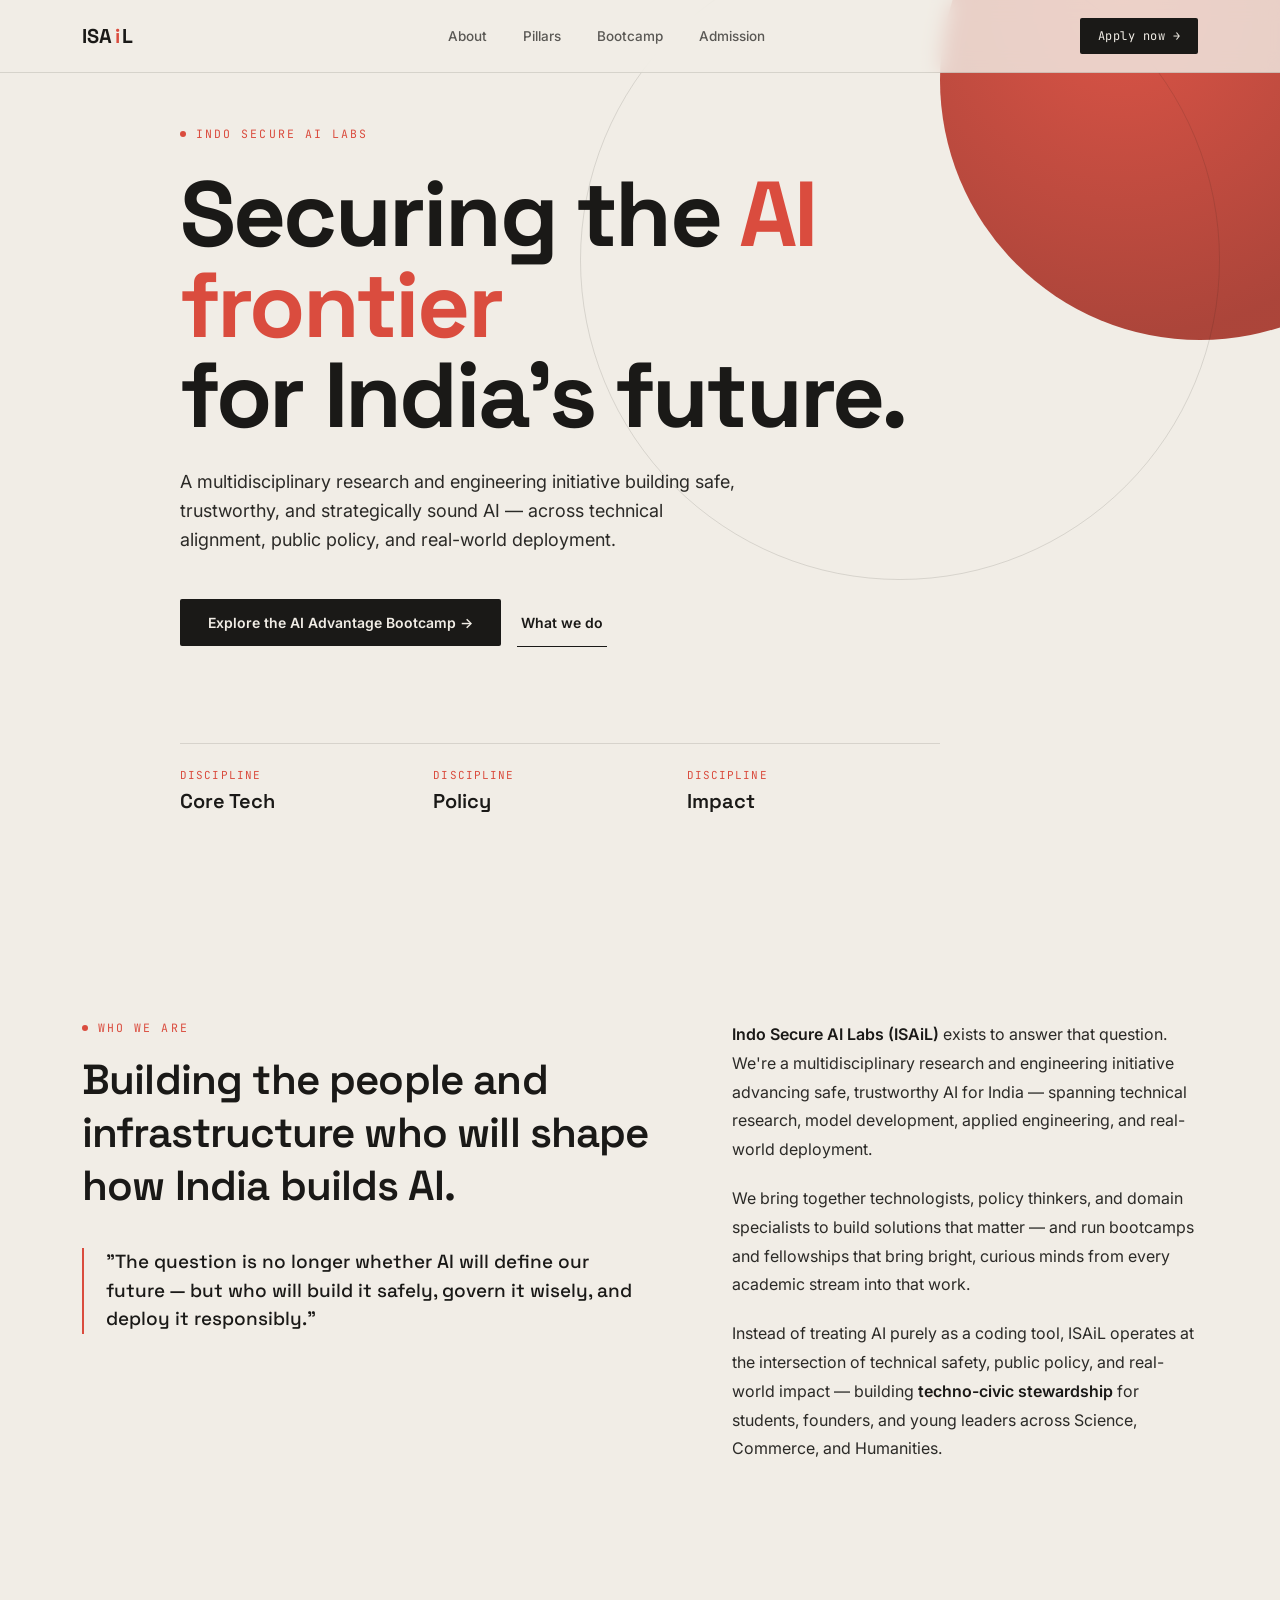
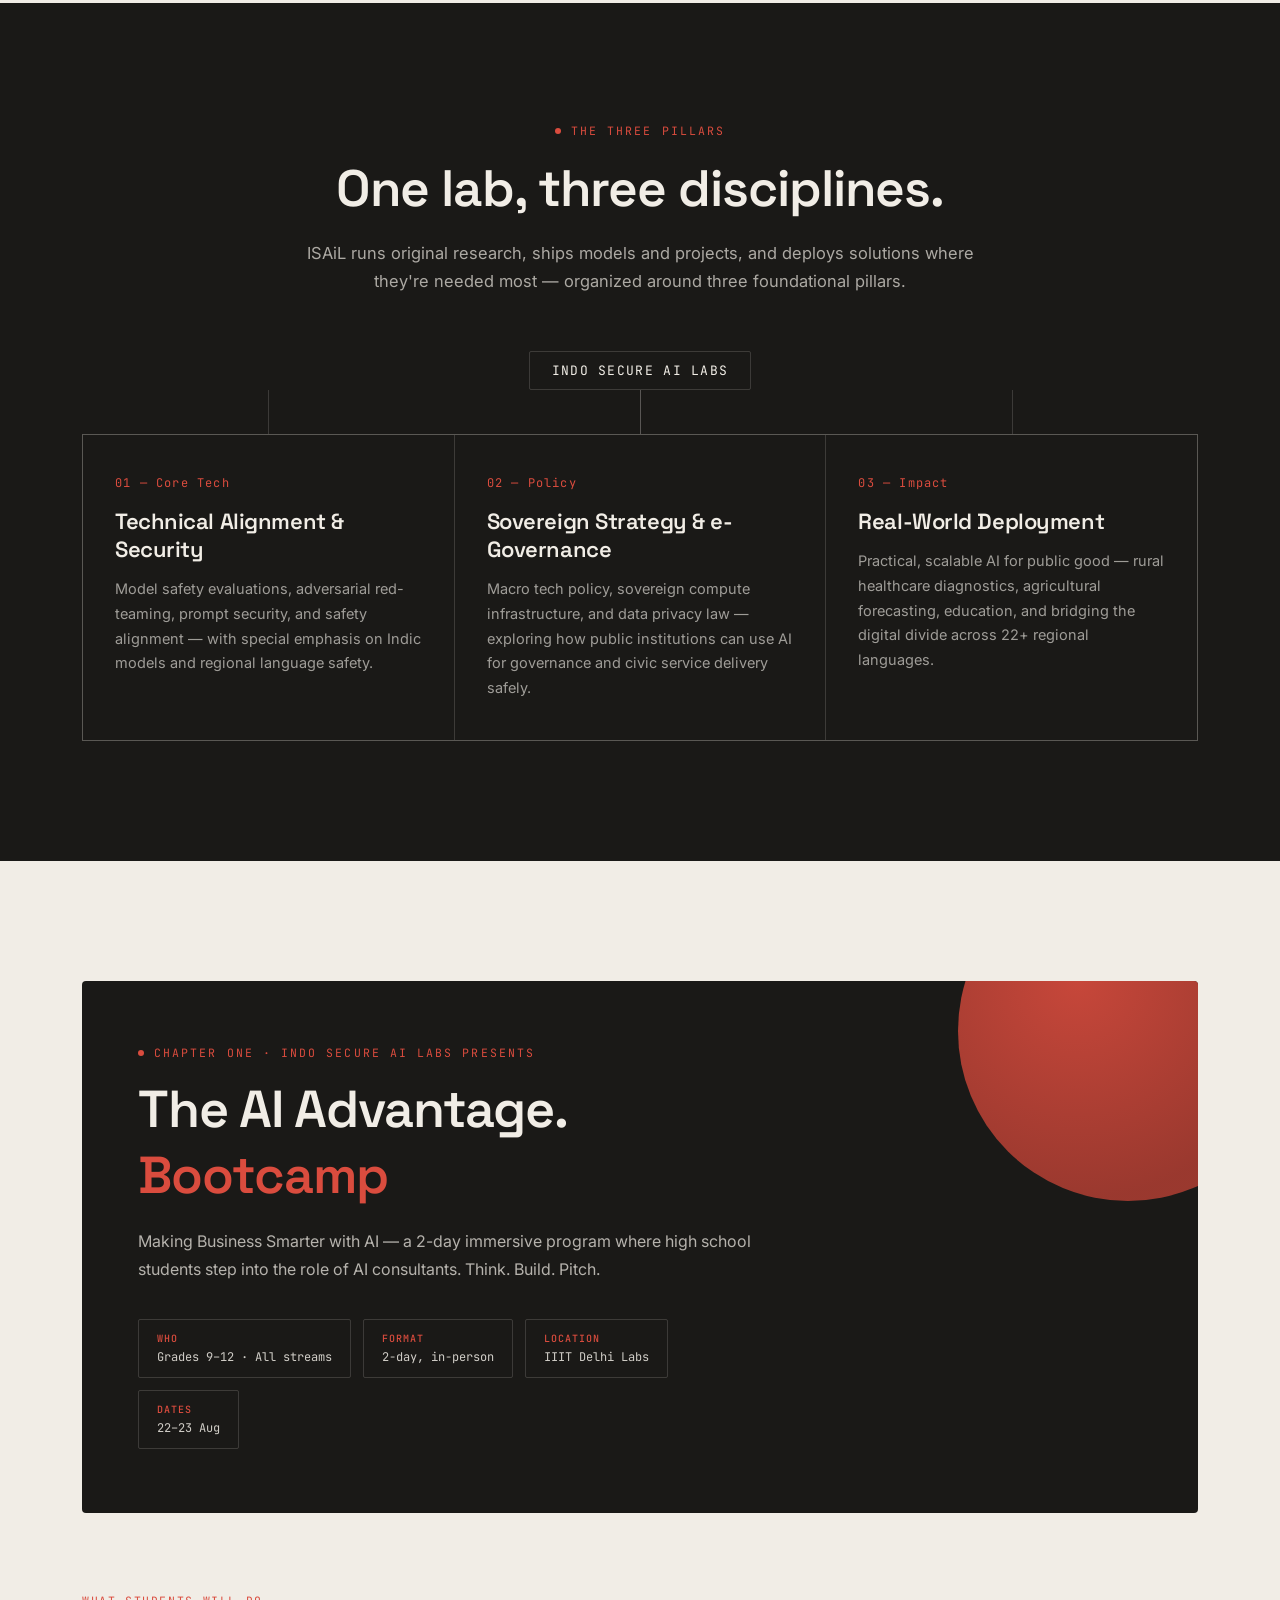
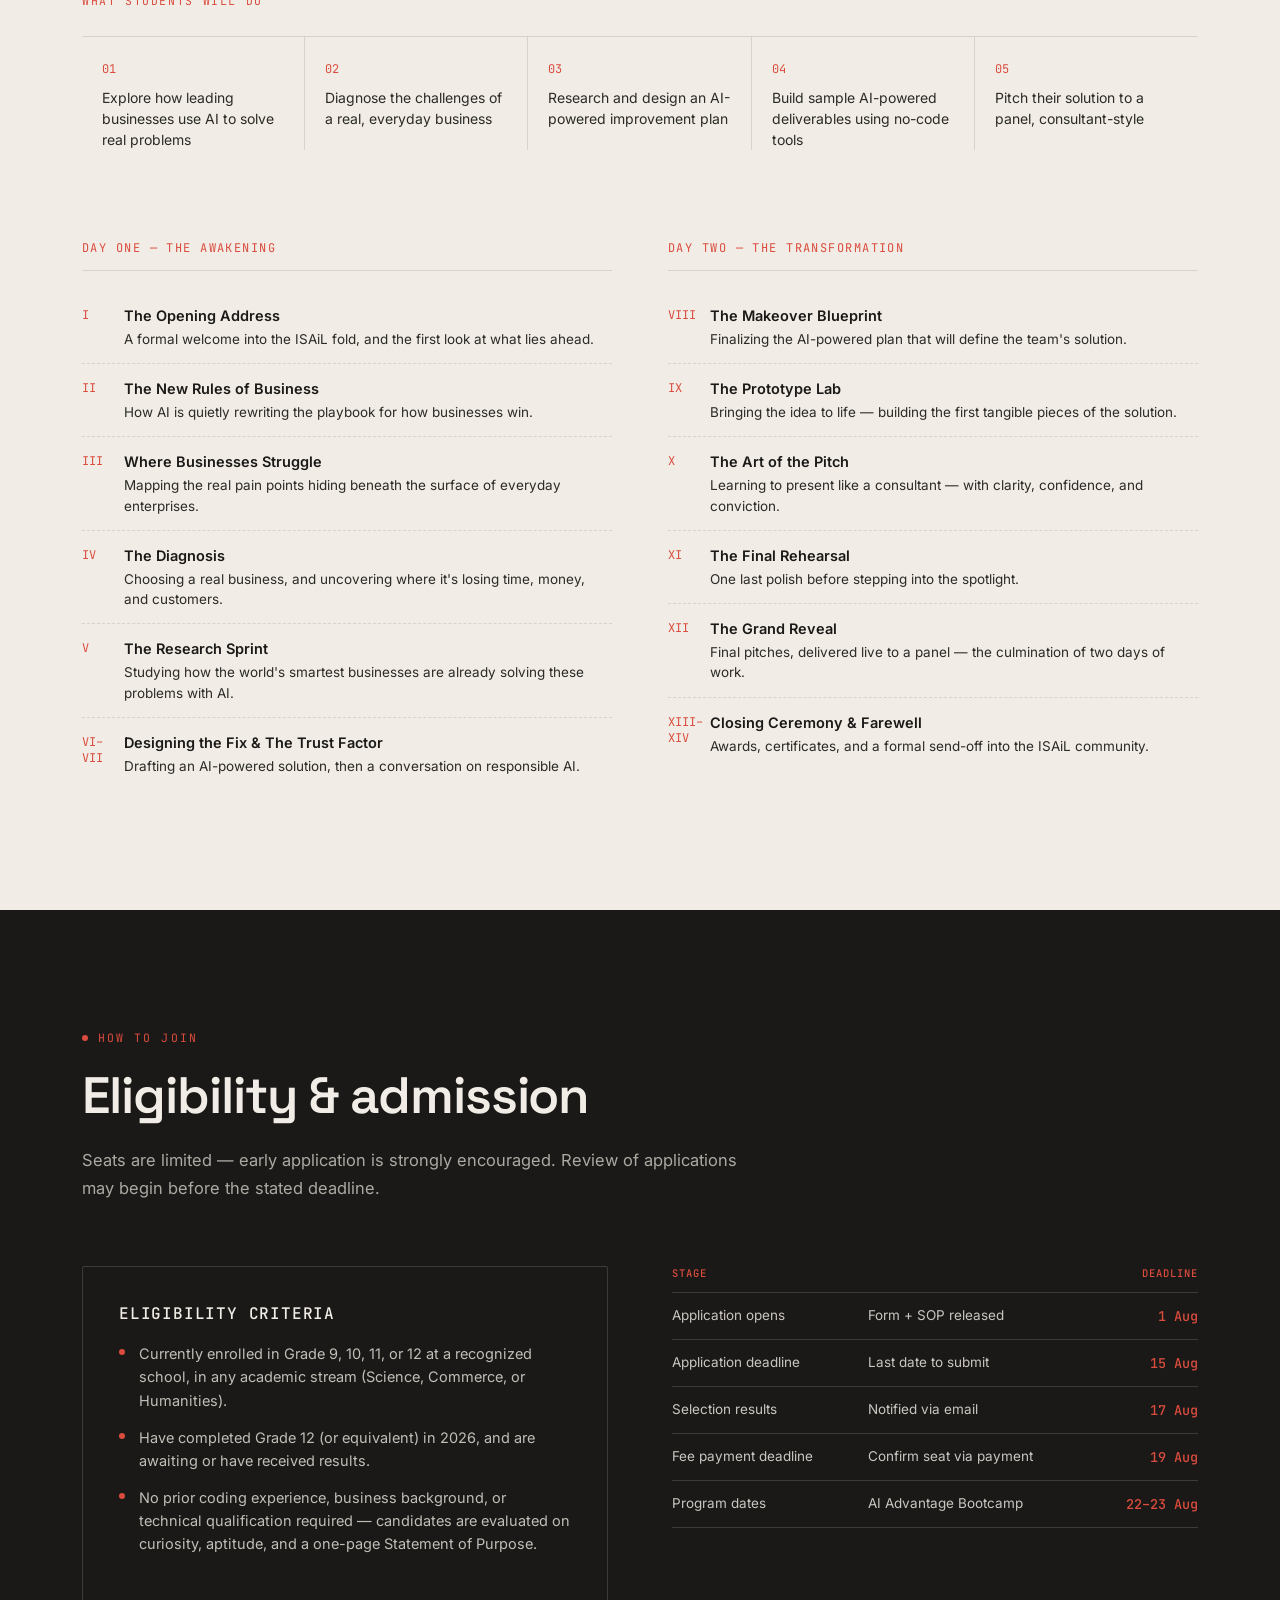
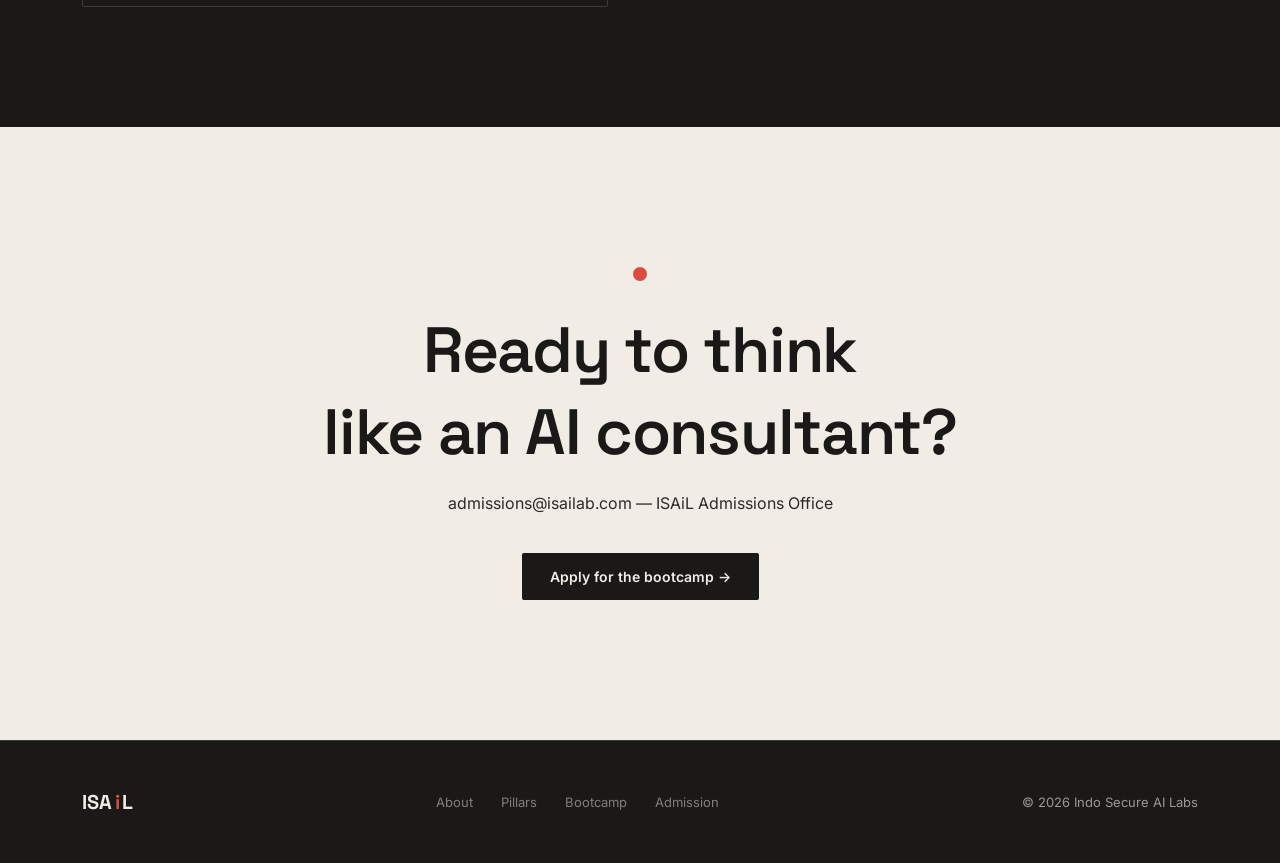
<file: index (1).html>
<!DOCTYPE html>
<html lang="en">
<head>
<meta charset="UTF-8">
<meta name="viewport" content="width=device-width, initial-scale=1.0">
<title>ISAiL — Indo Secure AI Labs</title>
<link rel="preconnect" href="https://fonts.googleapis.com">
<link href="https://fonts.googleapis.com/css2?family=Space+Grotesk:wght@400;500;600;700&family=Inter:wght@400;500;600;700&family=JetBrains+Mono:wght@400;500&display=swap" rel="stylesheet">
<style>
  :root{
    --cream:#F1EDE6;
    --ink:#1A1917;
    --ink-soft:#2b2a27;
    --red:#DA4C3E;
    --red-dim:#a83c31;
    --line: rgba(26,25,23,0.12);
    --line-light: rgba(241,237,230,0.16);
    --max: 1180px;
  }
  *{box-sizing:border-box; margin:0; padding:0;}
  html{scroll-behavior:smooth;}
  body{
    background:var(--cream);
    color:var(--ink);
    font-family:'Inter',sans-serif;
    -webkit-font-smoothing:antialiased;
    overflow-x:hidden;
  }
  ::selection{background:var(--red); color:var(--cream);}
  a{color:inherit; text-decoration:none;}
  .wrap{max-width:var(--max); margin:0 auto; padding:0 32px;}
  .eyebrow{
    font-family:'JetBrains Mono',monospace;
    font-size:11.5px;
    letter-spacing:0.18em;
    text-transform:uppercase;
    color:var(--red);
    display:flex; align-items:center; gap:10px;
  }
  .eyebrow::before{content:''; width:6px; height:6px; border-radius:50%; background:var(--red); flex-shrink:0;}
  h1,h2,h3{font-family:'Space Grotesk',sans-serif; font-weight:600; letter-spacing:-0.02em;}
  .display{font-weight:700; letter-spacing:-0.03em; line-height:0.98;}

  /* ===== NAV ===== */
  nav{
    position:fixed; top:0; left:0; right:0; z-index:100;
    background:rgba(241,237,230,0.82);
    backdrop-filter:blur(10px);
    border-bottom:1px solid var(--line);
  }
  .nav-inner{max-width:var(--max); margin:0 auto; padding:18px 32px; display:flex; align-items:center; justify-content:space-between;}
  .logo-mark{display:flex; align-items:baseline; gap:2px; font-family:'Space Grotesk',sans-serif; font-weight:700; font-size:20px; letter-spacing:0.01em;}
  .logo-mark .dot{color:var(--red);}
  .nav-links{display:flex; gap:36px; font-size:13.5px; font-weight:500;}
  .nav-links a{opacity:0.7; transition:opacity .2s;}
  .nav-links a:hover{opacity:1;}
  .nav-cta{
    font-family:'JetBrains Mono',monospace; font-size:12px; letter-spacing:0.04em;
    background:var(--ink); color:var(--cream); padding:10px 18px; border-radius:2px;
    transition:background .2s;
  }
  .nav-cta:hover{background:var(--red);}
  @media(max-width:860px){ .nav-links{display:none;} }

  /* ===== HERO ===== */
  .hero{
    position:relative;
    min-height:100vh;
    display:flex; flex-direction:column; justify-content:center;
    padding-top:120px; padding-bottom:80px;
    overflow:hidden;
  }
  .hero-orbit{
    position:absolute; top:-180px; right:-180px;
    width:520px; height:520px; border-radius:50%;
    background:radial-gradient(circle at 35% 35%, var(--red), var(--red-dim) 70%);
    opacity:0.95;
    z-index:0;
  }
  .hero-ring{
    position:absolute; top:-60px; right:60px;
    width:640px; height:640px; border-radius:50%;
    border:1px solid var(--line);
    z-index:0;
  }
  .hero-content{position:relative; z-index:2;}
  .hero-tag{margin-bottom:28px;}
  .hero h1{
    font-size:clamp(48px,7.2vw,104px);
    max-width:920px;
  }
  .hero h1 span{color:var(--red);}
  .hero-sub{
    max-width:560px; margin-top:28px; font-size:18px; line-height:1.6; color:var(--ink-soft);
  }
  .hero-actions{display:flex; gap:16px; margin-top:44px; flex-wrap:wrap; align-items:center;}
  .btn-primary{
    background:var(--ink); color:var(--cream); padding:15px 28px; border-radius:2px;
    font-size:14px; font-weight:600; display:inline-flex; align-items:center; gap:10px;
    transition:transform .2s, background .2s;
  }
  .btn-primary:hover{background:var(--red); transform:translateY(-2px);}
  .btn-ghost{
    padding:15px 4px; font-size:14px; font-weight:600; border-bottom:1px solid var(--ink);
    transition:border-color .2s, color .2s;
  }
  .btn-ghost:hover{color:var(--red); border-color:var(--red);}
  .hero-meta{
    margin-top:96px; display:grid; grid-template-columns:repeat(3,1fr); gap:0;
    border-top:1px solid var(--line); padding-top:24px; max-width:760px;
  }
  .hero-meta div{padding-right:24px;}
  .hero-meta .n{font-family:'JetBrains Mono',monospace; font-size:11px; color:var(--red); letter-spacing:0.1em; text-transform:uppercase;}
  .hero-meta .v{font-family:'Space Grotesk',sans-serif; font-weight:600; font-size:20px; margin-top:6px;}
  @media(max-width:700px){ .hero-meta{grid-template-columns:1fr; gap:18px;} .hero-orbit,.hero-ring{display:none;} }

  /* ===== SECTION shared ===== */
  section{padding:120px 0; position:relative;}
  .section-head{max-width:680px; margin-bottom:64px;}
  .section-head h2{font-size:clamp(32px,4vw,52px); margin-top:18px;}
  .section-head p{margin-top:18px; font-size:16.5px; line-height:1.7; color:var(--ink-soft);}
  .rule{height:1px; background:var(--line); width:100%;}

  /* ===== WHO WE ARE ===== */
  #about{background:var(--cream);}
  .about-grid{display:grid; grid-template-columns:1.1fr 0.9fr; gap:80px; align-items:start;}
  .about-copy p{font-size:16px; line-height:1.8; color:var(--ink-soft); margin-bottom:20px;}
  .about-copy strong{color:var(--ink); font-weight:600;}
  .about-quote{
    border-left:2px solid var(--red); padding-left:22px; margin-top:36px;
    font-family:'Space Grotesk',sans-serif; font-size:19px; font-weight:500; line-height:1.5;
  }
  @media(max-width:860px){ .about-grid{grid-template-columns:1fr; gap:40px;} }

  /* ===== PILLARS (tree) ===== */
  #pillars{background:var(--ink); color:var(--cream);}
  #pillars .eyebrow{color:var(--red);}
  #pillars .section-head p{color:rgba(241,237,230,0.68);}
  .tree{margin-top:20px; text-align:center;}
  .tree-root{
    display:inline-block; font-family:'JetBrains Mono',monospace; font-size:13px;
    letter-spacing:0.1em; text-transform:uppercase; color:var(--cream);
    border:1px solid var(--line-light); padding:10px 22px; border-radius:2px;
  }
  .tree-stem{width:1px; height:44px; background:var(--line-light); margin:0 auto;}
  .pillars-grid{
    display:grid; grid-template-columns:repeat(3,1fr); gap:1px;
    background:var(--line-light); border:1px solid var(--line-light);
    margin-top:0;
  }
  .pillar{background:var(--ink); padding:40px 32px; position:relative;}
  .pillar::before{
    content:''; position:absolute; top:-45px; left:50%; width:1px; height:44px; background:var(--line-light);
  }
  .pillar .idx{font-family:'JetBrains Mono',monospace; font-size:12px; color:var(--red); letter-spacing:0.1em;}
  .pillar h3{font-size:22px; margin-top:16px; color:var(--cream);}
  .pillar p{margin-top:14px; font-size:14.5px; line-height:1.7; color:rgba(241,237,230,0.62);}
  @media(max-width:860px){
    .pillars-grid{grid-template-columns:1fr;}
    .pillar::before{display:none;}
  }

  /* ===== BOOTCAMP ===== */
  #bootcamp{background:var(--cream);}
  .bc-hero{
    background:var(--ink); color:var(--cream); border-radius:4px; padding:64px 56px;
    position:relative; overflow:hidden;
  }
  .bc-orbit{position:absolute; top:-120px; right:-100px; width:340px; height:340px; border-radius:50%;
    background:radial-gradient(circle at 35% 35%, var(--red), var(--red-dim) 70%); opacity:0.9;}
  .bc-inner{position:relative; z-index:2; max-width:640px;}
  .bc-inner .eyebrow{color:var(--red);}
  .bc-inner h2{font-size:clamp(30px,4.5vw,52px); margin-top:16px; color:var(--cream);}
  .bc-inner h2 em{font-style:normal; color:var(--red);}
  .bc-inner p{margin-top:20px; font-size:16px; line-height:1.7; color:rgba(241,237,230,0.72);}
  .bc-badges{display:flex; gap:12px; margin-top:36px; flex-wrap:wrap;}
  .badge{
    border:1px solid var(--line-light); padding:12px 18px; border-radius:2px;
    font-family:'JetBrains Mono',monospace; font-size:12px; color:rgba(241,237,230,0.85);
  }
  .badge b{display:block; color:var(--red); font-size:10px; letter-spacing:0.1em; text-transform:uppercase; margin-bottom:4px; font-weight:500;}

  .bc-flow{margin-top:80px;}
  .flow-label{font-family:'JetBrains Mono',monospace; font-size:11.5px; letter-spacing:0.14em; text-transform:uppercase; color:var(--red); margin-bottom:28px;}
  .flow-steps{display:grid; grid-template-columns:repeat(5,1fr); gap:0; border-top:1px solid var(--line);}
  .flow-step{padding:24px 20px 0; border-right:1px solid var(--line);}
  .flow-step:last-child{border-right:none;}
  .flow-step .num{font-family:'JetBrains Mono',monospace; font-size:12px; color:var(--red);}
  .flow-step p{font-size:14px; line-height:1.5; margin-top:10px; color:var(--ink-soft);}
  @media(max-width:900px){ .flow-steps{grid-template-columns:1fr 1fr;} .flow-step{border-right:none; border-bottom:1px solid var(--line); padding-bottom:24px;} }
  @media(max-width:600px){ .flow-steps{grid-template-columns:1fr;} .bc-hero{padding:44px 26px;} }

  /* schedule */
  .schedule{margin-top:90px; display:grid; grid-template-columns:1fr 1fr; gap:56px;}
  .day-label{
    font-family:'JetBrains Mono',monospace; font-size:12px; letter-spacing:0.12em; text-transform:uppercase;
    color:var(--red); border-bottom:1px solid var(--line); padding-bottom:14px; margin-bottom:20px;
  }
  .day-item{display:flex; gap:16px; padding:14px 0; border-bottom:1px dashed var(--line);}
  .day-item .roman{font-family:'JetBrains Mono',monospace; font-size:12px; color:var(--red); flex-shrink:0; width:26px; padding-top:2px;}
  .day-item .txt b{font-size:14.5px; font-weight:600;}
  .day-item .txt p{font-size:13.5px; color:var(--ink-soft); margin-top:4px; line-height:1.5;}
  @media(max-width:800px){ .schedule{grid-template-columns:1fr; gap:36px;} }

  /* ===== ELIGIBILITY / ADMISSION ===== */
  #admission{background:var(--ink); color:var(--cream);}
  #admission .eyebrow{color:var(--red);}
  #admission .section-head p{color:rgba(241,237,230,0.68);}
  .adm-grid{display:grid; grid-template-columns:1fr 1fr; gap:64px;}
  .elig-card{border:1px solid var(--line-light); padding:36px; border-radius:2px;}
  .elig-card h3{font-size:16px; color:var(--cream); margin-bottom:18px; font-family:'JetBrains Mono',monospace; letter-spacing:0.05em; text-transform:uppercase; font-weight:500;}
  .elig-card ul{list-style:none;}
  .elig-card li{position:relative; padding-left:20px; margin-bottom:14px; font-size:14.5px; line-height:1.6; color:rgba(241,237,230,0.78);}
  .elig-card li::before{content:''; position:absolute; left:0; top:7px; width:6px; height:6px; border-radius:50%; background:var(--red);}

  .timeline{width:100%; border-collapse:collapse; font-size:13.5px;}
  .timeline th{text-align:left; font-family:'JetBrains Mono',monospace; font-size:10.5px; letter-spacing:0.1em; text-transform:uppercase; color:var(--red); padding-bottom:12px; border-bottom:1px solid var(--line-light); font-weight:500;}
  .timeline td{padding:14px 0; border-bottom:1px solid var(--line-light); color:rgba(241,237,230,0.82); vertical-align:top;}
  .timeline td.date{color:var(--red); font-family:'JetBrains Mono',monospace; font-weight:500; white-space:nowrap; text-align:right;}
  @media(max-width:860px){ .adm-grid{grid-template-columns:1fr; gap:36px;} }

  /* ===== CTA / FOOTER ===== */
  #cta{background:var(--cream); text-align:center; padding:140px 0;}
  #cta .cta-dot{width:14px; height:14px; border-radius:50%; background:var(--red); margin:0 auto 28px;}
  #cta h2{font-size:clamp(34px,5.5vw,64px); max-width:760px; margin:0 auto;}
  #cta p{margin-top:20px; font-size:16px; color:var(--ink-soft);}
  #cta .btn-primary{margin-top:40px;}

  footer{background:var(--ink); color:rgba(241,237,230,0.6); padding:48px 0; border-top:1px solid var(--line-light);}
  .footer-inner{display:flex; justify-content:space-between; align-items:center; flex-wrap:wrap; gap:20px; font-size:13px;}
  .footer-inner .logo-mark{color:var(--cream);}
  .footer-links{display:flex; gap:28px;}
  .footer-links a{opacity:0.8; transition:opacity .2s;}
  .footer-links a:hover{opacity:1; color:var(--red);}
</style>
</head>
<body>

<nav>
  <div class="nav-inner">
    <div class="logo-mark">ISA<span class="dot">i</span>L</div>
    <div class="nav-links">
      <a href="#about">About</a>
      <a href="#pillars">Pillars</a>
      <a href="#bootcamp">Bootcamp</a>
      <a href="#admission">Admission</a>
    </div>
    <a class="nav-cta" href="#admission">Apply now →</a>
  </div>
</nav>

<header class="hero">
  <div class="hero-orbit"></div>
  <div class="hero-ring"></div>
  <div class="wrap hero-content">
    <div class="hero-tag eyebrow">Indo Secure AI Labs</div>
    <h1 class="display">Securing the <span>AI frontier</span><br>for India's future.</h1>
    <p class="hero-sub">A multidisciplinary research and engineering initiative building safe, trustworthy, and strategically sound AI — across technical alignment, public policy, and real-world deployment.</p>
    <div class="hero-actions">
      <a class="btn-primary" href="#bootcamp">Explore the AI Advantage Bootcamp →</a>
      <a class="btn-ghost" href="#about">What we do</a>
    </div>
    <div class="hero-meta">
      <div><div class="n">Discipline</div><div class="v">Core Tech</div></div>
      <div><div class="n">Discipline</div><div class="v">Policy</div></div>
      <div><div class="n">Discipline</div><div class="v">Impact</div></div>
    </div>
  </div>
</header>

<section id="about">
  <div class="wrap">
    <div class="about-grid">
      <div class="about-copy">
        <div class="eyebrow">Who we are</div>
        <h2 style="margin-top:18px; font-size:clamp(28px,3.6vw,42px);">Building the people and infrastructure who will shape how India builds AI.</h2>
        <div class="about-quote">"The question is no longer whether AI will define our future — but who will build it safely, govern it wisely, and deploy it responsibly."</div>
      </div>
      <div class="about-copy">
        <p><strong>Indo Secure AI Labs (ISAiL)</strong> exists to answer that question. We're a multidisciplinary research and engineering initiative advancing safe, trustworthy AI for India — spanning technical research, model development, applied engineering, and real-world deployment.</p>
        <p>We bring together technologists, policy thinkers, and domain specialists to build solutions that matter — and run bootcamps and fellowships that bring bright, curious minds from every academic stream into that work.</p>
        <p>Instead of treating AI purely as a coding tool, ISAiL operates at the intersection of technical safety, public policy, and real-world impact — building <strong>techno-civic stewardship</strong> for students, founders, and young leaders across Science, Commerce, and Humanities.</p>
      </div>
    </div>
  </div>
</section>

<section id="pillars">
  <div class="wrap">
    <div class="section-head" style="margin:0 auto 56px; text-align:center;">
      <div class="eyebrow" style="justify-content:center;">The three pillars</div>
      <h2>One lab, three disciplines.</h2>
      <p style="margin-left:auto; margin-right:auto;">ISAiL runs original research, ships models and projects, and deploys solutions where they're needed most — organized around three foundational pillars.</p>
    </div>

    <div class="tree">
      <div class="tree-root">Indo Secure AI Labs</div>
      <div class="tree-stem"></div>
    </div>

    <div class="pillars-grid">
      <div class="pillar">
        <div class="idx">01 — Core Tech</div>
        <h3>Technical Alignment &amp; Security</h3>
        <p>Model safety evaluations, adversarial red-teaming, prompt security, and safety alignment — with special emphasis on Indic models and regional language safety.</p>
      </div>
      <div class="pillar">
        <div class="idx">02 — Policy</div>
        <h3>Sovereign Strategy &amp; e-Governance</h3>
        <p>Macro tech policy, sovereign compute infrastructure, and data privacy law — exploring how public institutions can use AI for governance and civic service delivery safely.</p>
      </div>
      <div class="pillar">
        <div class="idx">03 — Impact</div>
        <h3>Real-World Deployment</h3>
        <p>Practical, scalable AI for public good — rural healthcare diagnostics, agricultural forecasting, education, and bridging the digital divide across 22+ regional languages.</p>
      </div>
    </div>
  </div>
</section>

<section id="bootcamp">
  <div class="wrap">
    <div class="bc-hero">
      <div class="bc-orbit"></div>
      <div class="bc-inner">
        <div class="eyebrow">Chapter one · Indo Secure AI Labs presents</div>
        <h2>The AI Advantage. <em>Bootcamp</em></h2>
        <p>Making Business Smarter with AI — a 2-day immersive program where high school students step into the role of AI consultants. Think. Build. Pitch.</p>
        <div class="bc-badges">
          <div class="badge"><b>Who</b>Grades 9–12 · All streams</div>
          <div class="badge"><b>Format</b>2-day, in-person</div>
          <div class="badge"><b>Location</b>IIIT Delhi Labs</div>
          <div class="badge"><b>Dates</b>22–23 Aug</div>
        </div>
      </div>
    </div>

    <div class="bc-flow">
      <div class="flow-label">What students will do</div>
      <div class="flow-steps">
        <div class="flow-step"><div class="num">01</div><p>Explore how leading businesses use AI to solve real problems</p></div>
        <div class="flow-step"><div class="num">02</div><p>Diagnose the challenges of a real, everyday business</p></div>
        <div class="flow-step"><div class="num">03</div><p>Research and design an AI-powered improvement plan</p></div>
        <div class="flow-step"><div class="num">04</div><p>Build sample AI-powered deliverables using no-code tools</p></div>
        <div class="flow-step"><div class="num">05</div><p>Pitch their solution to a panel, consultant-style</p></div>
      </div>
    </div>

    <div class="schedule">
      <div>
        <div class="day-label">Day one — The Awakening</div>
        <div class="day-item"><div class="roman">I</div><div class="txt"><b>The Opening Address</b><p>A formal welcome into the ISAiL fold, and the first look at what lies ahead.</p></div></div>
        <div class="day-item"><div class="roman">II</div><div class="txt"><b>The New Rules of Business</b><p>How AI is quietly rewriting the playbook for how businesses win.</p></div></div>
        <div class="day-item"><div class="roman">III</div><div class="txt"><b>Where Businesses Struggle</b><p>Mapping the real pain points hiding beneath the surface of everyday enterprises.</p></div></div>
        <div class="day-item"><div class="roman">IV</div><div class="txt"><b>The Diagnosis</b><p>Choosing a real business, and uncovering where it's losing time, money, and customers.</p></div></div>
        <div class="day-item"><div class="roman">V</div><div class="txt"><b>The Research Sprint</b><p>Studying how the world's smartest businesses are already solving these problems with AI.</p></div></div>
        <div class="day-item" style="border-bottom:none;"><div class="roman">VI–VII</div><div class="txt"><b>Designing the Fix &amp; The Trust Factor</b><p>Drafting an AI-powered solution, then a conversation on responsible AI.</p></div></div>
      </div>
      <div>
        <div class="day-label">Day two — The Transformation</div>
        <div class="day-item"><div class="roman">VIII</div><div class="txt"><b>The Makeover Blueprint</b><p>Finalizing the AI-powered plan that will define the team's solution.</p></div></div>
        <div class="day-item"><div class="roman">IX</div><div class="txt"><b>The Prototype Lab</b><p>Bringing the idea to life — building the first tangible pieces of the solution.</p></div></div>
        <div class="day-item"><div class="roman">X</div><div class="txt"><b>The Art of the Pitch</b><p>Learning to present like a consultant — with clarity, confidence, and conviction.</p></div></div>
        <div class="day-item"><div class="roman">XI</div><div class="txt"><b>The Final Rehearsal</b><p>One last polish before stepping into the spotlight.</p></div></div>
        <div class="day-item"><div class="roman">XII</div><div class="txt"><b>The Grand Reveal</b><p>Final pitches, delivered live to a panel — the culmination of two days of work.</p></div></div>
        <div class="day-item" style="border-bottom:none;"><div class="roman">XIII–XIV</div><div class="txt"><b>Closing Ceremony &amp; Farewell</b><p>Awards, certificates, and a formal send-off into the ISAiL community.</p></div></div>
      </div>
    </div>
  </div>
</section>

<section id="admission">
  <div class="wrap">
    <div class="section-head">
      <div class="eyebrow">How to join</div>
      <h2>Eligibility &amp; admission</h2>
      <p>Seats are limited — early application is strongly encouraged. Review of applications may begin before the stated deadline.</p>
    </div>

    <div class="adm-grid">
      <div class="elig-card">
        <h3>Eligibility criteria</h3>
        <ul>
          <li>Currently enrolled in Grade 9, 10, 11, or 12 at a recognized school, in any academic stream (Science, Commerce, or Humanities).</li>
          <li>Have completed Grade 12 (or equivalent) in 2026, and are awaiting or have received results.</li>
          <li>No prior coding experience, business background, or technical qualification required — candidates are evaluated on curiosity, aptitude, and a one-page Statement of Purpose.</li>
        </ul>
      </div>
      <div>
        <table class="timeline">
          <tr><th>Stage</th><th></th><th style="text-align:right;">Deadline</th></tr>
          <tr><td>Application opens</td><td>Form + SOP released</td><td class="date">1 Aug</td></tr>
          <tr><td>Application deadline</td><td>Last date to submit</td><td class="date">15 Aug</td></tr>
          <tr><td>Selection results</td><td>Notified via email</td><td class="date">17 Aug</td></tr>
          <tr><td>Fee payment deadline</td><td>Confirm seat via payment</td><td class="date">19 Aug</td></tr>
          <tr><td>Program dates</td><td>AI Advantage Bootcamp</td><td class="date">22–23 Aug</td></tr>
        </table>
      </div>
    </div>
  </div>
</section>

<section id="cta">
  <div class="wrap">
    <div class="cta-dot"></div>
    <h2>Ready to think<br>like an AI consultant?</h2>
    <p>admissions@isailab.com — ISAiL Admissions Office</p>
    <a class="btn-primary" href="mailto:admissions@isailab.com">Apply for the bootcamp →</a>
  </div>
</section>

<footer>
  <div class="wrap footer-inner">
    <div class="logo-mark">ISA<span class="dot">i</span>L</div>
    <div class="footer-links">
      <a href="#about">About</a>
      <a href="#pillars">Pillars</a>
      <a href="#bootcamp">Bootcamp</a>
      <a href="#admission">Admission</a>
    </div>
    <div>© 2026 Indo Secure AI Labs</div>
  </div>
</footer>

</body>
</html>
</file>
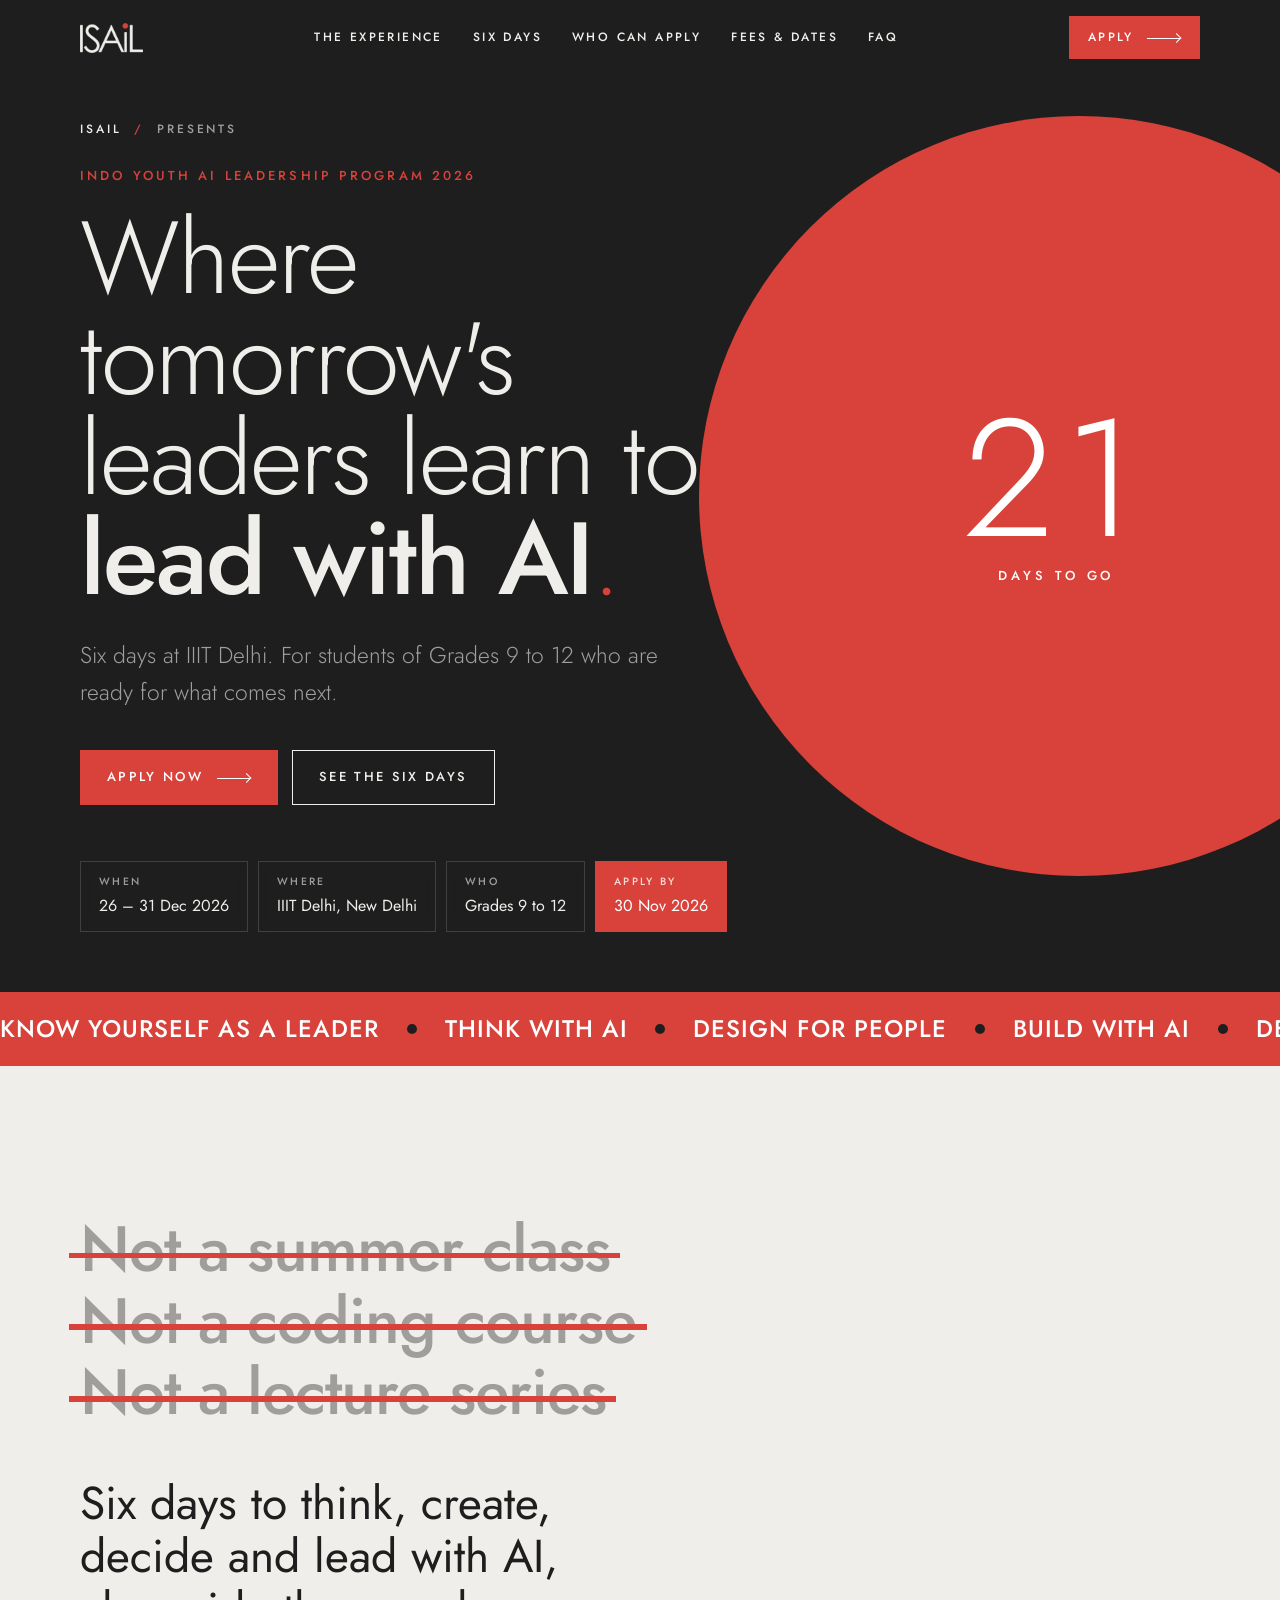
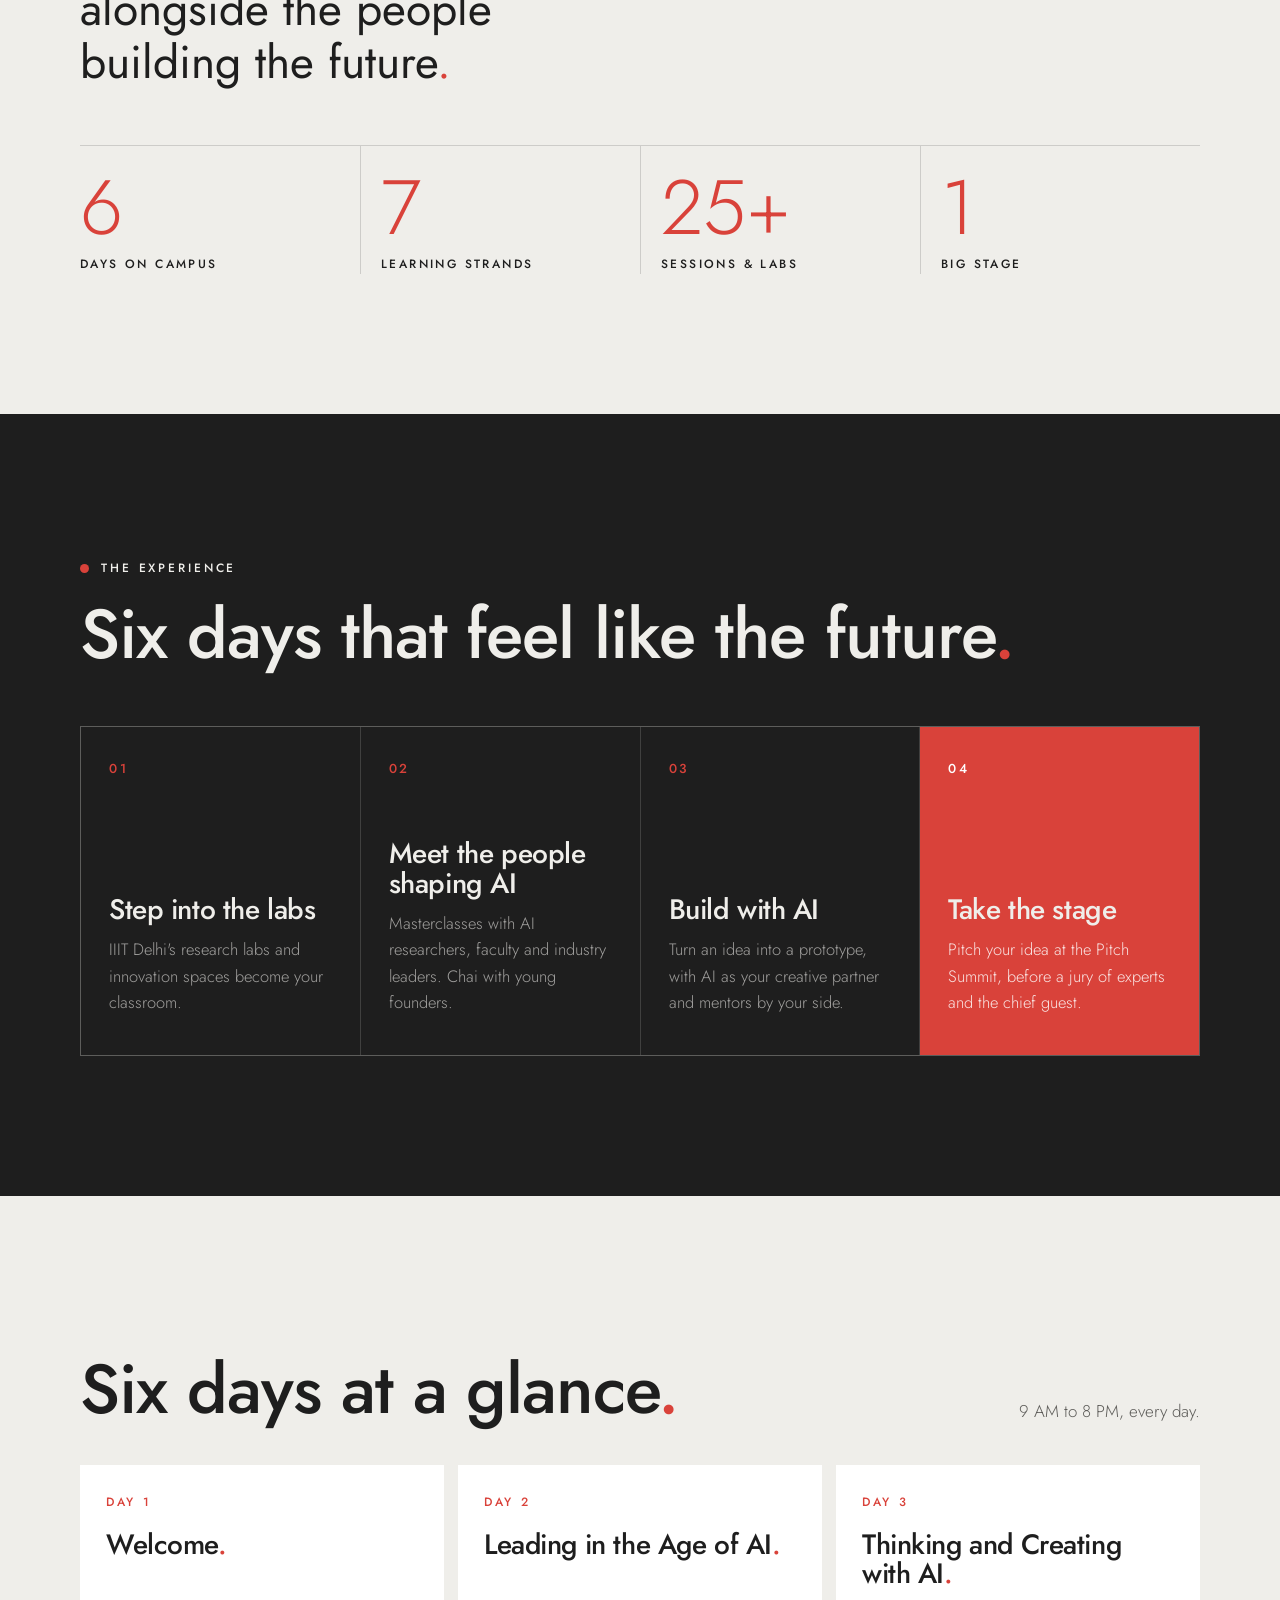
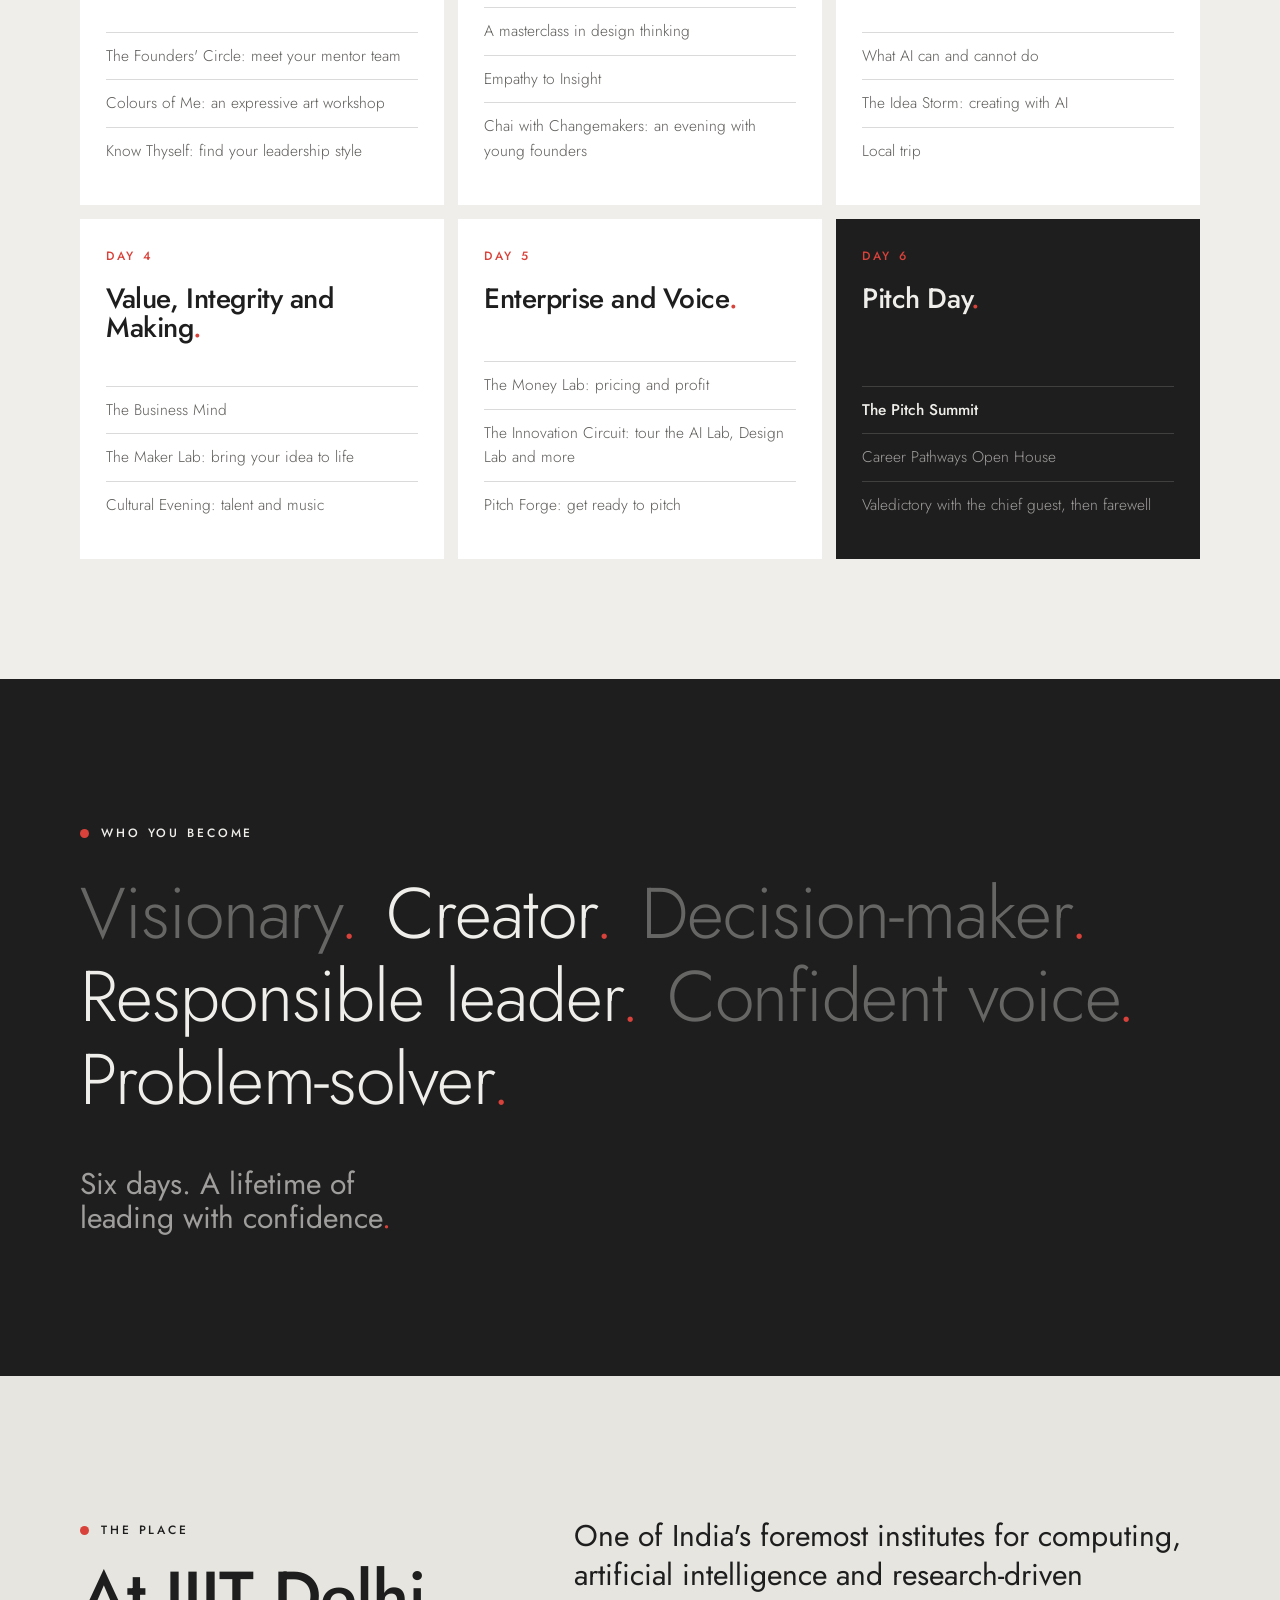
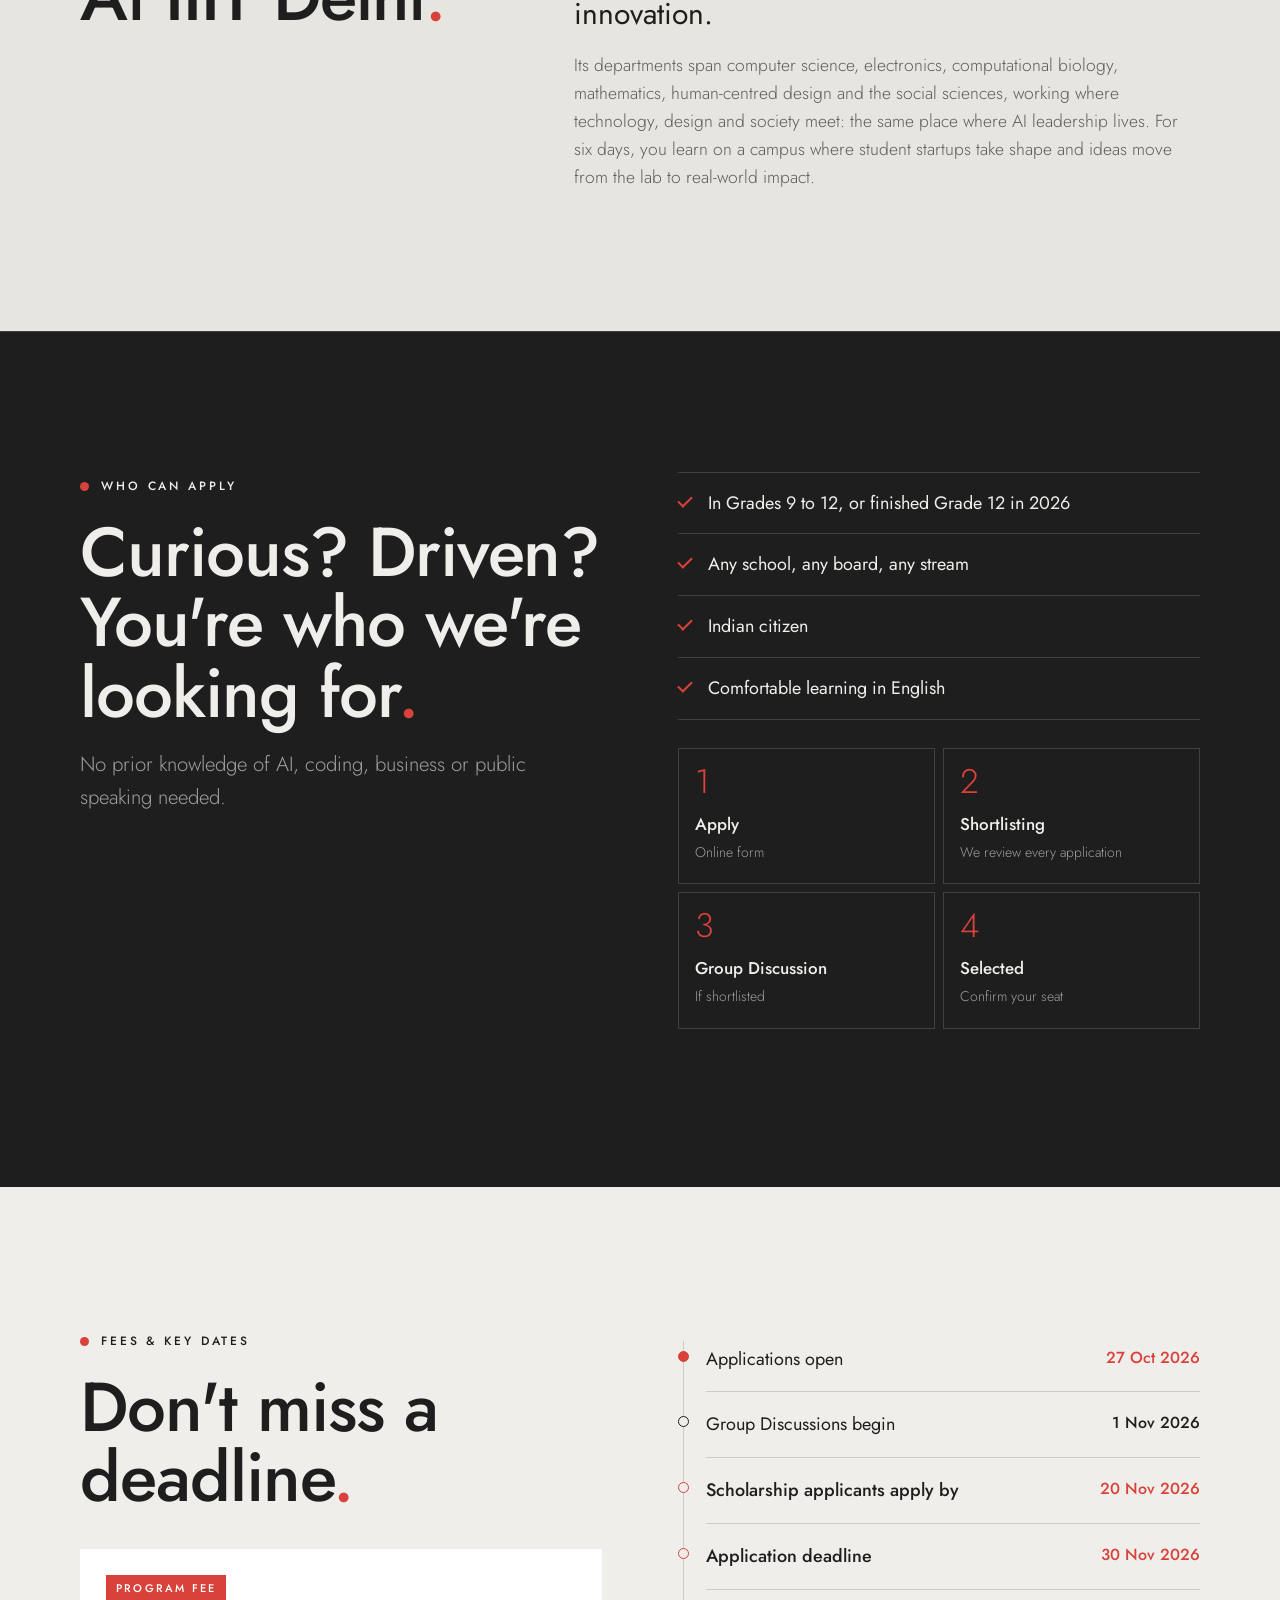
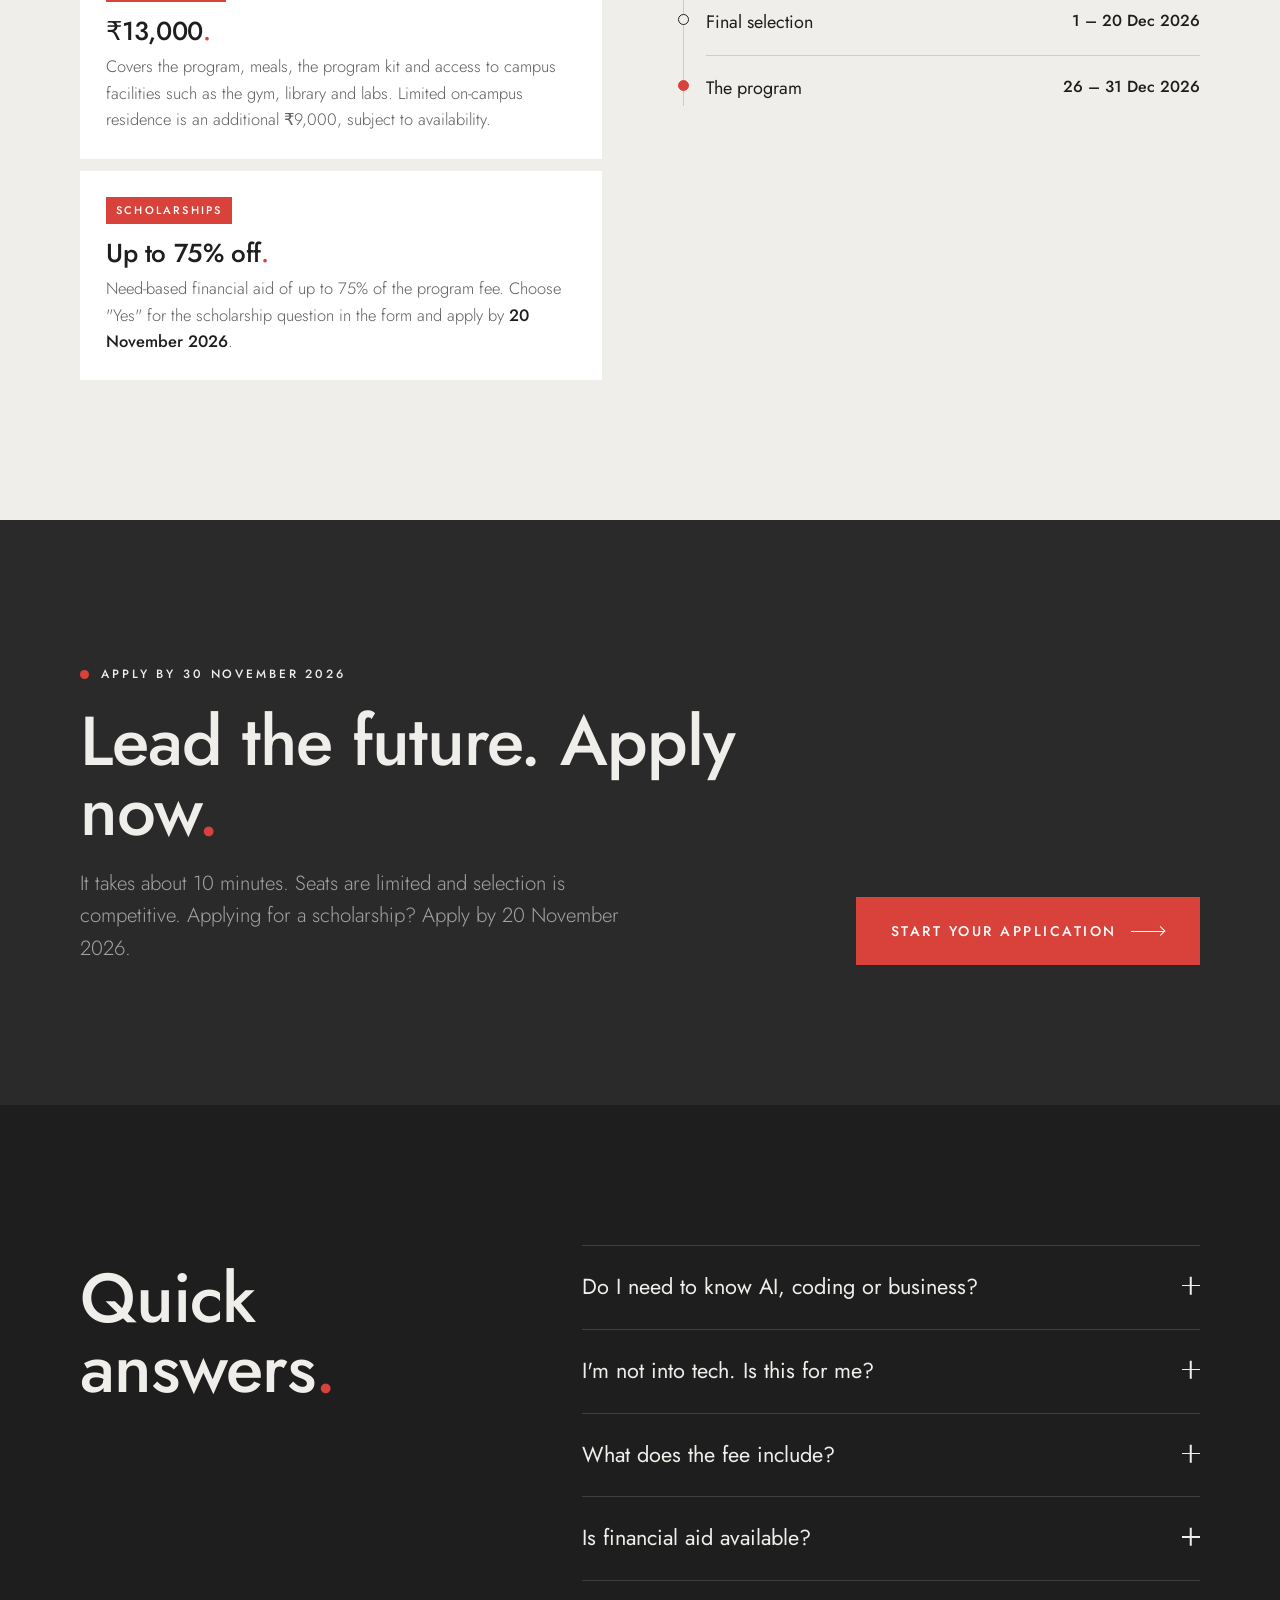
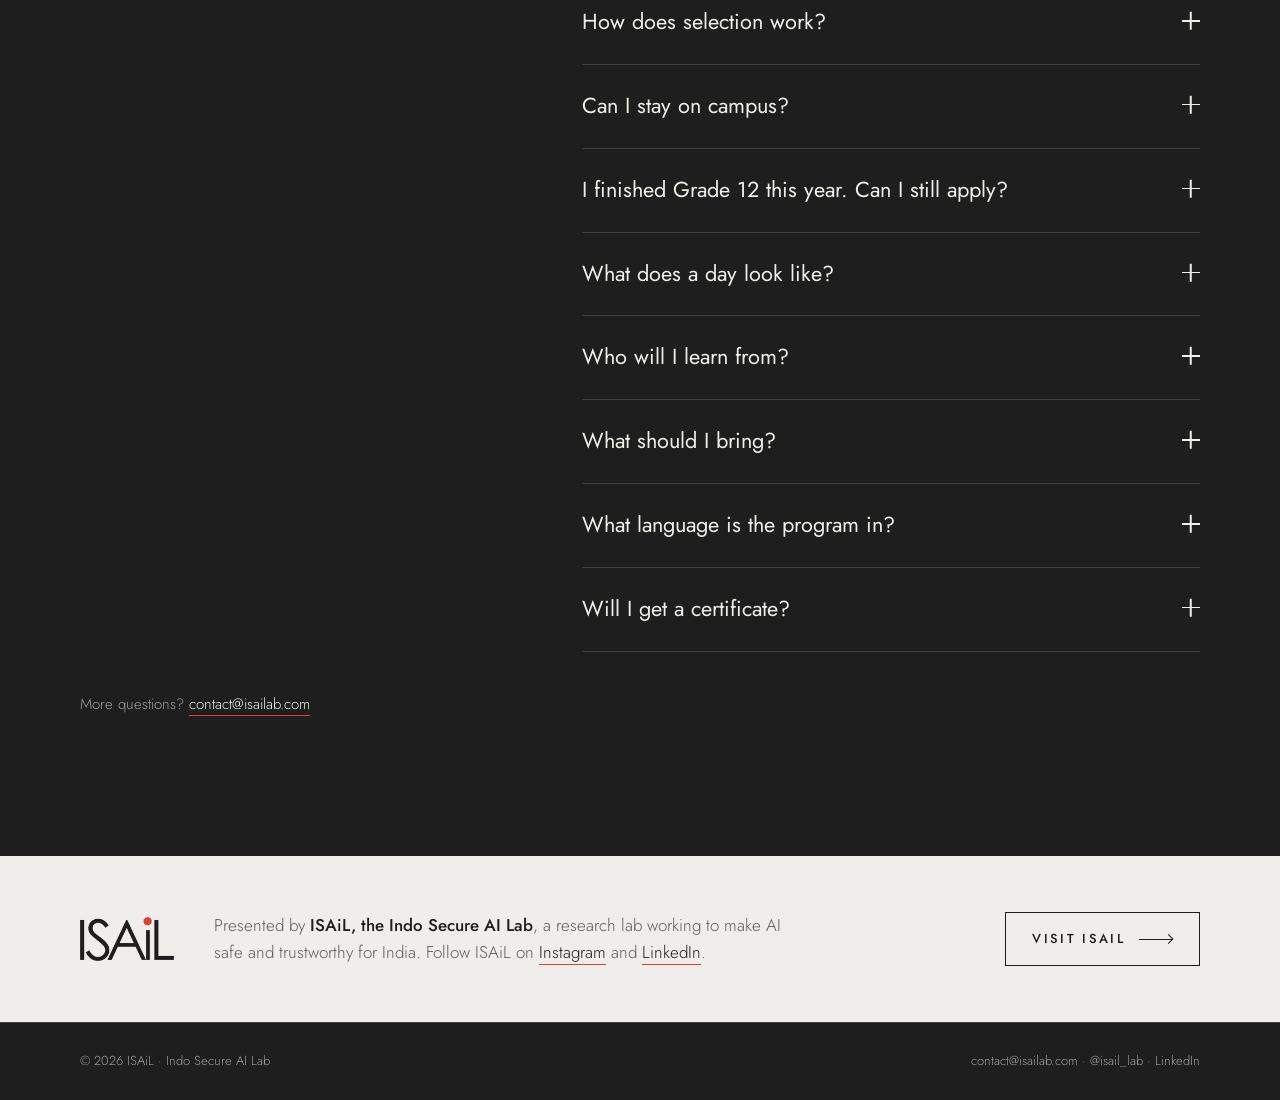
<file: youth-ai-leadership.html>
<!DOCTYPE html>
<html lang="en">

<head>
  <meta charset="UTF-8">
  <meta name="viewport" content="width=device-width, initial-scale=1.0">
  <title>Indo Youth AI Leadership Program 2026 · Grades 9–12 · IIIT Delhi | ISAiL</title>
  <meta name="description"
    content="A six-day AI leadership program for students of Grades 9 to 12 at IIIT Delhi, 26–31 December 2026, by ISAiL. Scholarships up to 75%. Apply by 30 November 2026.">
  <meta property="og:title" content="Indo Youth AI Leadership Program 2026 · ISAiL">
  <meta property="og:description" content="Where tomorrow's leaders learn to lead with AI. Six days at IIIT Delhi, 26–31 Dec 2026, for Grades 9 to 12. Apply by 30 Nov.">
  <meta property="og:type" content="website">
  <meta property="og:url" content="https://isailab.com/youth-ai-leadership">
  <meta property="og:image" content="https://isailab.com/assets/og-program.png">
  <meta property="og:site_name" content="ISAiL · Indo Secure AI Lab">
  <meta property="og:locale" content="en_IN">
  <meta name="twitter:card" content="summary_large_image">
  <meta name="twitter:title" content="Indo Youth AI Leadership Program 2026 · ISAiL">
  <meta name="twitter:description" content="Where tomorrow's leaders learn to lead with AI. Six days at IIIT Delhi, 26–31 Dec 2026, for Grades 9 to 12. Apply by 30 Nov.">
  <meta name="twitter:image" content="https://isailab.com/assets/og-program.png">
  <meta name="theme-color" content="#1E1E1E">
  <link rel="canonical" href="https://isailab.com/youth-ai-leadership">
  <link rel="icon" type="image/svg+xml" href="/favicon.svg?v=3">
  <link rel="icon" type="image/png" sizes="48x48" href="/assets/favicon-48.png">
  <link rel="icon" type="image/png" sizes="192x192" href="/assets/icon-192.png">
  <link rel="apple-touch-icon" href="/assets/apple-touch-icon.png">
  <script>document.documentElement.classList.add('js');</script>
  <link rel="preconnect" href="https://fonts.googleapis.com">
  <link rel="preconnect" href="https://fonts.gstatic.com" crossorigin>
  <link href="https://fonts.googleapis.com/css2?family=Jost:ital,wght@0,300;0,400;0,500;0,600;1,300&display=swap"
    rel="stylesheet">
  <link rel="stylesheet" href="assets/site.css?v=13">
  <link rel="stylesheet" href="assets/program.css?v=13">
  <script type="application/ld+json">
{
  "@context": "https://schema.org",
  "@graph": [
    {
      "@type": "EducationEvent",
      "@id": "https://isailab.com/youth-ai-leadership#event",
      "name": "Indo Youth AI Leadership Program 2026",
      "description": "A selective six-day AI leadership experience at IIIT Delhi for students of Grades 9 to 12. Students learn to think, create, decide and lead with AI, and pitch their ideas at the Pitch Summit before a jury of experts.",
      "url": "https://isailab.com/youth-ai-leadership",
      "image": [
        "https://isailab.com/assets/og-program.png"
      ],
      "startDate": "2026-12-26T09:00:00+05:30",
      "endDate": "2026-12-31T20:00:00+05:30",
      "eventStatus": "https://schema.org/EventScheduled",
      "eventAttendanceMode": "https://schema.org/OfflineEventAttendanceMode",
      "inLanguage": "en",
      "location": {
        "@type": "Place",
        "name": "IIIT Delhi (Indraprastha Institute of Information Technology Delhi)",
        "address": {
          "@type": "PostalAddress",
          "streetAddress": "Okhla Industrial Estate, Phase III",
          "addressLocality": "New Delhi",
          "addressRegion": "Delhi",
          "postalCode": "110020",
          "addressCountry": "IN"
        }
      },
      "organizer": {
        "@type": "Organization",
        "@id": "https://isailab.com/#org",
        "name": "ISAiL",
        "alternateName": "Indo Secure AI Lab",
        "url": "https://isailab.com/"
      },
      "offers": {
        "@type": "Offer",
        "name": "Program fee",
        "price": "13000",
        "priceCurrency": "INR",
        "url": "https://isailab.com/apply",
        "availability": "https://schema.org/InStock",
        "validFrom": "2026-10-27T00:00:00+05:30",
        "validThrough": "2026-11-30T23:59:00+05:30"
      },
      "audience": {
        "@type": "EducationalAudience",
        "educationalRole": "student",
        "audienceType": "School students in Grades 9 to 12"
      },
      "isAccessibleForFree": false
    },
    {
      "@type": "BreadcrumbList",
      "itemListElement": [
        {
          "@type": "ListItem",
          "position": 1,
          "name": "ISAiL",
          "item": "https://isailab.com/"
        },
        {
          "@type": "ListItem",
          "position": 2,
          "name": "Indo Youth AI Leadership Program",
          "item": "https://isailab.com/youth-ai-leadership"
        }
      ]
    },
    {
      "@type": "FAQPage",
      "mainEntity": [
        {
          "@type": "Question",
          "name": "Do I need to know AI, coding or business?",
          "acceptedAnswer": {
            "@type": "Answer",
            "text": "No. Everything starts from the basics. It's about leading with AI, not building it."
          }
        },
        {
          "@type": "Question",
          "name": "I'm not into tech. Is this for me?",
          "acceptedAnswer": {
            "@type": "Answer",
            "text": "Yes. AI is shaping every field, so the program is built for every stream. Teams mix grades and streams on purpose."
          }
        },
        {
          "@type": "Question",
          "name": "What does the fee include?",
          "acceptedAnswer": {
            "@type": "Answer",
            "text": "The program fee of ₹13,000 covers the program, meals, the program kit and access to campus facilities such as the gym, library and labs. On-campus residence is an additional ₹9,000."
          }
        },
        {
          "@type": "Question",
          "name": "Is financial aid available?",
          "acceptedAnswer": {
            "@type": "Answer",
            "text": "Yes. Need-based scholarships of up to 75% of the program fee are available, subject to verification of relevant documents and review by a committee, whose decision on the final offer is final. Choose \"Yes\" for the scholarship question in the form and apply by 20 November 2026."
          }
        },
        {
          "@type": "Question",
          "name": "How does selection work?",
          "acceptedAnswer": {
            "@type": "Answer",
            "text": "In four steps. You fill in the online application. We review every application and invite shortlisted candidates to a Group Discussion round (these begin on 1 November 2026). Selected students then receive a confirmation email and secure their seat by completing the payment. Final selection runs from 1 to 20 December 2026."
          }
        },
        {
          "@type": "Question",
          "name": "Can I stay on campus?",
          "acceptedAnswer": {
            "@type": "Answer",
            "text": "Limited on-campus residence is available for an additional ₹9,000, subject to availability. Request it in your application."
          }
        },
        {
          "@type": "Question",
          "name": "I finished Grade 12 this year. Can I still apply?",
          "acceptedAnswer": {
            "@type": "Answer",
            "text": "Yes. Students who completed Grade 12 in 2026 can apply, along with students currently in Grades 9 to 12."
          }
        },
        {
          "@type": "Question",
          "name": "What does a day look like?",
          "acceptedAnswer": {
            "@type": "Answer",
            "text": "Program hours are 9 AM to 8 PM. Days mix masterclasses, hands-on studios and labs, team work and evenings like Chai with Changemakers and a Cultural Evening. Residents also have morning routines and evening walks and discussions with their mentors and teams."
          }
        },
        {
          "@type": "Question",
          "name": "Who will I learn from?",
          "acceptedAnswer": {
            "@type": "Answer",
            "text": "Faculty, AI and technology practitioners, entrepreneurs, young founders, designers, finance and marketing professionals, and career experts. Mentors guide you throughout the six days."
          }
        },
        {
          "@type": "Question",
          "name": "What should I bring?",
          "acceptedAnswer": {
            "@type": "Answer",
            "text": "Warm clothing (it's Delhi in December), personal essentials, a notebook, and the documents listed in your confirmation email."
          }
        },
        {
          "@type": "Question",
          "name": "What language is the program in?",
          "acceptedAnswer": {
            "@type": "Answer",
            "text": "English. You should be comfortable learning and communicating in English."
          }
        },
        {
          "@type": "Question",
          "name": "Will I get a certificate?",
          "acceptedAnswer": {
            "@type": "Answer",
            "text": "Yes. Every participant receives a certificate of participation."
          }
        }
      ]
    }
  ]
}
  </script>
</head>

<body class="prog">

  <!-- ================= NAV ================= -->
  <nav class="nav" id="nav" aria-label="Main">
    <div class="nav-inner">
      <a href="/" class="nav-logo" aria-label="ISAiL home"><img src="assets/logo-light.png" alt="ISAiL – Indo Secure AI Lab" width="64"
          height="30"></a>
      <div class="nav-links" id="navLinks">
        <a href="#experience">The experience</a>
        <a href="#days">Six days</a>
        <a href="#eligibility">Who can apply</a>
        <a href="#dates">Fees &amp; dates</a>
        <a href="#faq">FAQ</a>
      </div>
      <a class="btn btn-solid" href="/apply">Apply <span class="arrow" aria-hidden="true"></span></a>
      <button class="menu-btn" id="menuBtn" aria-label="Open menu" aria-expanded="false"
        aria-controls="navLinks"><span></span><span></span></button>
    </div>
  </nav>

  <!-- ================= HERO ================= -->
  <header class="p-hero" id="top">
    <div class="p-sun" aria-hidden="true">
      <div class="p-count">
        <span class="n" id="countN">26</span>
        <span class="t" id="countT">Dec 2026</span>
      </div>
    </div>
    <div class="wrap">
      <p class="crumbs label"><a href="/">ISAiL</a> <i>/</i> Presents</p>
      <h1 class="p-title rv"><span class="p-kicker">Indo Youth AI Leadership Program 2026</span>Where tomorrow's leaders learn to <b>lead with AI</b><span class="stop">.</span></h1>
      <p class="p-sub rv d1">Six days at IIIT Delhi. For students of Grades 9 to 12 who are ready for what comes next.
      </p>
      <div class="hero-actions rv d2">
        <a class="btn btn-solid" href="/apply">Apply now <span class="arrow" aria-hidden="true"></span></a>
        <a class="btn btn-line" href="#days">See the six days</a>
      </div>
      <ul class="p-facts rv d3">
        <li><span>When</span>26 – 31 Dec 2026</li>
        <li><span>Where</span>IIIT Delhi, New Delhi</li>
        <li><span>Who</span>Grades 9 to 12</li>
        <li class="hot"><span>Apply by</span>30 Nov 2026</li>
      </ul>
    </div>
  </header>

  <!-- ================= MARQUEE ================= -->
  <div class="marquee" aria-label="What you will learn">
    <div class="marquee-track">
      <span>Know yourself as a leader</span><span>Think with AI</span><span>Design for people</span><span>Build with
        AI</span><span>Decide like a founder</span><span>Lead with integrity</span><span>Pitch on stage</span>
      <span aria-hidden="true">Know yourself as a leader</span><span aria-hidden="true">Think with AI</span><span
        aria-hidden="true">Design for people</span><span aria-hidden="true">Build with AI</span><span
        aria-hidden="true">Decide like a founder</span><span aria-hidden="true">Lead with integrity</span><span
        aria-hidden="true">Pitch on stage</span>
    </div>
  </div>

  <!-- ================= NOT / IS ================= -->
  <section class="p-intro">
    <div class="wrap">
      <ul class="not-list rv">
        <li><span class="strike">Not a summer class</span></li>
        <li><span class="strike">Not a coding course</span></li>
        <li><span class="strike">Not a lecture series</span></li>
      </ul>
      <p class="p-is rv d1">Six days to think, create, decide and lead with AI, alongside the people building the
        future<span class="stop">.</span></p>
      <ul class="stats rv d2">
        <li><b>6</b><span>Days on campus</span></li>
        <li><b>7</b><span>Learning strands</span></li>
        <li><b>25+</b><span>Sessions &amp; labs</span></li>
        <li><b>1</b><span>Big stage</span></li>
      </ul>
    </div>
  </section>

  <!-- ================= EXPERIENCE ================= -->
  <section class="p-exp" id="experience">
    <div class="wrap">
      <p class="label dot-label rv">The experience</p>
      <h2 class="p-h2 rv d1">Six days that feel like the future<span class="stop">.</span></h2>

      <div class="exp-grid">
        <article class="exp rv">
          <span class="n">01</span>
          <h3>Step into the labs</h3>
          <p>IIIT Delhi's research labs and innovation spaces become your classroom.</p>
        </article>
        <article class="exp rv d1">
          <span class="n">02</span>
          <h3>Meet the people shaping AI</h3>
          <p>Masterclasses with AI researchers, faculty and industry leaders. Chai with young founders.</p>
        </article>
        <article class="exp rv d2">
          <span class="n">03</span>
          <h3>Build with AI</h3>
          <p>Turn an idea into a prototype, with AI as your creative partner and mentors by your side.</p>
        </article>
        <article class="exp hot rv d3">
          <span class="n">04</span>
          <h3>Take the stage</h3>
          <p>Pitch your idea at the Pitch Summit, before a jury of experts and the chief guest.</p>
        </article>
      </div>
    </div>
  </section>

  <!-- ================= SIX DAYS ================= -->
  <section class="p-days" id="days">
    <div class="wrap">
      <div class="days-head">
        <h2 class="p-h2 rv">Six days at a glance<span class="stop">.</span></h2>
        <p class="rv d1">9 AM to 8 PM, every day.<span class="swipe"> Swipe through.</span></p>
      </div>
    </div>
    <div class="day-rail" tabindex="0" aria-label="Six days at a glance">
      <article class="day-card">
        <span class="d">Day 1</span>
        <h3>Welcome<span class="stop">.</span></h3>
        <ul>
          <li>The Founders' Circle: meet your mentor team</li>
          <li>Colours of Me: an expressive art workshop</li>
          <li>Know Thyself: find your leadership style</li>
        </ul>
      </article>
      <article class="day-card">
        <span class="d">Day 2</span>
        <h3>Leading in the Age of AI<span class="stop">.</span></h3>
        <ul>
          <li>A masterclass in design thinking</li>
          <li>Empathy to Insight</li>
          <li>Chai with Changemakers: an evening with young founders</li>
        </ul>
      </article>
      <article class="day-card">
        <span class="d">Day 3</span>
        <h3>Thinking and Creating with AI<span class="stop">.</span></h3>
        <ul>
          <li>What AI can and cannot do</li>
          <li>The Idea Storm: creating with AI</li>
          <li>Local trip</li>
        </ul>
      </article>
      <article class="day-card">
        <span class="d">Day 4</span>
        <h3>Value, Integrity and Making<span class="stop">.</span></h3>
        <ul>
          <li>The Business Mind</li>
          <li>The Maker Lab: bring your idea to life</li>
          <li>Cultural Evening: talent and music</li>
        </ul>
      </article>
      <article class="day-card">
        <span class="d">Day 5</span>
        <h3>Enterprise and Voice<span class="stop">.</span></h3>
        <ul>
          <li>The Money Lab: pricing and profit</li>
          <li>The Innovation Circuit: tour the AI Lab, Design Lab and more</li>
          <li>Pitch Forge: get ready to pitch</li>
        </ul>
      </article>
      <article class="day-card hot">
        <span class="d">Day 6</span>
        <h3>Pitch Day<span class="stop">.</span></h3>
        <ul>
          <li>The Pitch Summit</li>
          <li>Career Pathways Open House</li>
          <li>Valedictory with the chief guest, then farewell</li>
        </ul>
      </article>
    </div>
  </section>

  <!-- ================= WHO YOU BECOME ================= -->
  <section class="p-become">
    <div class="wrap">
      <p class="label dot-label rv">Who you become</p>
      <ul class="become-words rv d1">
        <li>Visionary</li>
        <li>Creator</li>
        <li>Decision-maker</li>
        <li>Responsible leader</li>
        <li>Confident voice</li>
        <li>Problem-solver</li>
      </ul>
      <p class="p-is rv d2">Six days. A lifetime of leading with confidence<span class="stop">.</span></p>
    </div>
  </section>

  <!-- ================= THE PLACE ================= -->
  <section class="p-place">
    <div class="wrap">
      <div class="place-grid">
        <div>
          <p class="label dot-label rv">The place</p>
          <h2 class="p-h2 rv d1">At IIIT Delhi<span class="stop">.</span></h2>
        </div>
        <div class="rv d1">
          <p class="p-lead">One of India's foremost institutes for computing, artificial intelligence and research-driven
            innovation.</p>
          <p class="p-body">Its departments span computer science, electronics, computational biology, mathematics,
            human-centred design and the social sciences, working where technology, design and society meet: the same
            place where AI leadership lives. For six days, you learn on a campus where student startups take shape and
            ideas move from the lab to real-world impact.</p>
        </div>
      </div>
    </div>
  </section>

  <!-- ================= ELIGIBILITY ================= -->
  <section class="p-elig" id="eligibility">
    <div class="wrap">
      <div class="elig-grid">
        <div>
          <p class="label dot-label rv">Who can apply</p>
          <h2 class="p-h2 rv d1">Curious? Driven? You're who we're looking for<span class="stop">.</span></h2>
          <p class="p-note rv d2">No prior knowledge of AI, coding, business or public speaking needed.</p>
        </div>
        <div class="rv d1">
          <ul class="ticks">
            <li>In Grades 9 to 12, or finished Grade 12 in 2026</li>
            <li>Any school, any board, any stream</li>
            <li>Indian citizen</li>
            <li>Comfortable learning in English</li>
          </ul>
          <ol class="flow four">
            <li><b>Apply</b><span>Online form</span></li>
            <li><b>Shortlisting</b><span>We review every application</span></li>
            <li><b>Group Discussion</b><span>If shortlisted</span></li>
            <li><b>Selected</b><span>Confirm your seat</span></li>
          </ol>
        </div>
      </div>
    </div>
  </section>

  <!-- ================= FEES & KEY DATES ================= -->
  <section class="p-dates" id="dates">
    <div class="wrap">
      <div class="dates-grid">
        <div>
          <p class="label dot-label rv">Fees &amp; key dates</p>
          <h2 class="p-h2 rv d1">Don't miss a deadline<span class="stop">.</span></h2>
          <div class="perks">
            <div class="perk rv d1">
              <span class="tag">Program fee</span>
              <h3>₹13,000<span class="stop">.</span></h3>
              <p>Covers the program, meals, the program kit and access to campus facilities such as the gym, library and
                labs. Limited on-campus residence is an additional ₹9,000, subject to availability.</p>
            </div>
            <div class="perk rv d2">
              <span class="tag">Scholarships</span>
              <h3>Up to 75% off<span class="stop">.</span></h3>
              <p>Need-based financial aid of up to 75% of the program fee. Choose "Yes" for the scholarship question in
                the form and apply by <b>20 November 2026</b>.</p>
            </div>
          </div>
        </div>
        <ol class="timeline-p rv d1">
          <li class="now"><span class="what">Applications open</span><span class="when">27 Oct 2026</span></li>
          <li><span class="what">Group Discussions begin</span><span class="when">1 Nov 2026</span></li>
          <li class="key"><span class="what">Scholarship applicants apply by</span><span class="when">20 Nov 2026</span></li>
          <li class="key"><span class="what">Application deadline</span><span class="when">30 Nov 2026</span></li>
          <li><span class="what">Final selection</span><span class="when">1 – 20 Dec 2026</span></li>
          <li class="event"><span class="what">The program</span><span class="when">26 – 31 Dec 2026</span></li>
        </ol>
      </div>
    </div>
  </section>

  <!-- ================= APPLY CTA ================= -->
  <section class="p-cta" id="apply">
    <div class="wrap">
      <div class="cta-box rv">
        <div>
          <p class="label dot-label">Apply by 30 November 2026</p>
          <h2 class="p-h2">Lead the future. Apply now<span class="stop">.</span></h2>
          <p class="p-note">It takes about 10 minutes. Seats are limited and selection is competitive. Applying for a
            scholarship? Apply by 20 November 2026.</p>
        </div>
        <a class="btn btn-solid big" href="/apply">Start your application <span class="arrow"
            aria-hidden="true"></span></a>
      </div>
    </div>
  </section>

  <!-- ================= FAQ ================= -->
  <section id="faq" class="p-faq">
    <div class="wrap">
      <div class="faq-grid">
        <h2 class="p-h2 rv">Quick answers<span class="stop">.</span></h2>
        <div class="rv d1">
          <details>
            <summary>Do I need to know AI, coding or business?<span class="pm" aria-hidden="true"></span></summary>
            <p><b>No.</b> Everything starts from the basics. It's about leading with AI, not building it.</p>
          </details>
          <details>
            <summary>I'm not into tech. Is this for me?<span class="pm" aria-hidden="true"></span></summary>
            <p><b>Yes.</b> AI is shaping every field, so the program is built for every stream. Teams mix grades and
              streams on purpose.</p>
          </details>
          <details>
            <summary>What does the fee include?<span class="pm" aria-hidden="true"></span></summary>
            <p>The program fee of ₹13,000 covers the program, meals, the program kit and access to campus facilities
              such as the gym, library and labs. On-campus residence is an additional ₹9,000.</p>
          </details>
          <details>
            <summary>Is financial aid available?<span class="pm" aria-hidden="true"></span></summary>
            <p><b>Yes.</b> Need-based scholarships of up to 75% of the program fee are available, subject to verification
              of relevant documents and review by a committee, whose decision on the final offer is final. Choose "Yes"
              for the scholarship question in the form and apply by <b>20 November 2026</b>.</p>
          </details>
          <details>
            <summary>How does selection work?<span class="pm" aria-hidden="true"></span></summary>
            <p>In four steps. You fill in the online application. We review every application and invite shortlisted
              candidates to a Group Discussion round (these begin on 1 November 2026). Selected students then receive a
              confirmation email and secure their seat by completing the payment. Final selection runs from 1 to 20
              December 2026.</p>
          </details>
          <details>
            <summary>Can I stay on campus?<span class="pm" aria-hidden="true"></span></summary>
            <p>Limited on-campus residence is available for an additional ₹9,000, subject to availability. Request it
              in your application.</p>
          </details>
          <details>
            <summary>I finished Grade 12 this year. Can I still apply?<span class="pm" aria-hidden="true"></span></summary>
            <p><b>Yes.</b> Students who completed Grade 12 in 2026 can apply, along with students currently in Grades 9
              to 12.</p>
          </details>
          <details>
            <summary>What does a day look like?<span class="pm" aria-hidden="true"></span></summary>
            <p>Program hours are 9 AM to 8 PM. Days mix masterclasses, hands-on studios and labs, team work and
              evenings like Chai with Changemakers and a Cultural Evening. Residents also have morning routines and
              evening walks and discussions with their mentors and teams.</p>
          </details>
          <details>
            <summary>Who will I learn from?<span class="pm" aria-hidden="true"></span></summary>
            <p>Faculty, AI and technology practitioners, entrepreneurs, young founders, designers, finance and marketing
              professionals, and career experts. Mentors guide you throughout the six days.</p>
          </details>
          <details>
            <summary>What should I bring?<span class="pm" aria-hidden="true"></span></summary>
            <p>Warm clothing (it's Delhi in December), personal essentials, a notebook, and the documents listed in your
              confirmation email.</p>
          </details>
          <details>
            <summary>What language is the program in?<span class="pm" aria-hidden="true"></span></summary>
            <p>English. You should be comfortable learning and communicating in English.</p>
          </details>
          <details>
            <summary>Will I get a certificate?<span class="pm" aria-hidden="true"></span></summary>
            <p><b>Yes.</b> Every participant receives a certificate of participation.</p>
          </details>
        </div>
      </div>
      <p class="p-small" style="margin-top:40px;">More questions? <a href="mailto:contact@isailab.com">contact@isailab.com</a></p>
    </div>
  </section>

  <!-- ================= PRESENTED BY ================= -->
  <section class="p-by">
    <div class="wrap">
      <div class="by-row">
        <img src="assets/logo-dark.png" alt="ISAiL – Indo Secure AI Lab" width="102" height="48">
        <p>Presented by <b>ISAiL, the Indo Secure AI Lab</b>, a research lab working to make AI safe and trustworthy
          for India. Follow ISAiL on <a href="https://www.instagram.com/isail_lab/" target="_blank" rel="noopener" style="color:var(--ink);border-bottom:1px solid var(--red);">Instagram</a>
          and <a href="https://www.linkedin.com/in/indo-secure-ai-lab-isail-584b40445" target="_blank" rel="noopener" style="color:var(--ink);border-bottom:1px solid var(--red);">LinkedIn</a>.</p>
        <a class="btn btn-line" href="/">Visit ISAiL <span class="arrow" aria-hidden="true"></span></a>
      </div>
    </div>
  </section>

  <footer>
    <div class="wrap">
      <div class="foot-bottom" style="margin-top:0;border-top:0;padding-top:0;">
        <span>© 2026 ISAiL · Indo Secure AI Lab</span>
        <span><a href="mailto:contact@isailab.com">contact@isailab.com</a> · <a
            href="https://www.instagram.com/isail_lab/" target="_blank" rel="noopener">@isail_lab</a> · <a href="https://www.linkedin.com/in/indo-secure-ai-lab-isail-584b40445" target="_blank" rel="noopener">LinkedIn</a></span>
      </div>
    </div>
  </footer>

  <script src="assets/site.js?v=13"></script>
</body>

</html>
</file>
<file: assets/site.css>
:root {
  --paper: #EFEEEA;
  --paper-2: #E6E5E0;
  --ink: #1E1E1E;
  --ink-2: #2A2A2A;
  --red: #D9423A;
  --white: #FFFFFF;
  --muted: #5E5D5A;
  --muted-light: rgba(239, 238, 234, 0.62);
  --line: rgba(30, 30, 30, 0.16);
  --line-light: rgba(239, 238, 234, 0.16);
  --max: 1200px;
  --gutter: clamp(20px, 4vw, 40px);
  --ease: cubic-bezier(0.16, 1, 0.3, 1);
}

*,
*::before,
*::after {
  box-sizing: border-box;
  margin: 0;
  padding: 0;
}

html {
  scroll-behavior: smooth;
  scroll-padding-top: 80px;
}

body {
  background: var(--paper);
  color: var(--ink);
  font-family: 'Jost', system-ui, sans-serif;
  font-weight: 300;
  font-size: 17px;
  line-height: 1.6;
  -webkit-font-smoothing: antialiased;
  overflow-x: hidden;
}

::selection {
  background: var(--red);
  color: var(--paper);
}

a {
  color: inherit;
  text-decoration: none;
}

img {
  display: block;
  max-width: 100%;
}

button {
  font: inherit;
  color: inherit;
  background: none;
  border: 0;
  cursor: pointer;
}

:focus-visible {
  outline: 2px solid var(--red);
  outline-offset: 3px;
}

.wrap {
  max-width: var(--max);
  margin: 0 auto;
  padding: 0 var(--gutter);
}

/* ---------- type primitives (from the post system) ---------- */
.label {
  font-size: 12px;
  font-weight: 500;
  letter-spacing: 0.24em;
  text-transform: uppercase;
}

.dot-label {
  display: inline-flex;
  align-items: center;
  gap: 12px;
}

.dot-label::before {
  content: '';
  width: 9px;
  height: 9px;
  border-radius: 50%;
  background: var(--red);
}

h1,
h2,
h3 {
  font-weight: 500;
  letter-spacing: -0.015em;
  line-height: 1.04;
}

.stop {
  color: var(--red);
}

.lede {
  font-size: clamp(18px, 1.6vw, 21px);
  line-height: 1.55;
  color: var(--muted);
}

.on-dark .lede {
  color: var(--muted-light);
}

/* section header row, like the post corner labels */
.sec-top {
  display: flex;
  justify-content: space-between;
  align-items: center;
  padding-bottom: 18px;
  margin-bottom: clamp(40px, 6vw, 72px);
  border-bottom: 1px solid var(--line);
}

.on-dark .sec-top {
  border-color: var(--line-light);
}

.sec-top .count {
  font-size: 12px;
  letter-spacing: 0.2em;
  opacity: 0.6;
}

section {
  padding: clamp(80px, 11vw, 140px) 0;
  position: relative;
}

.on-dark {
  background: var(--ink);
  color: var(--paper);
}

.h-xl {
  font-size: clamp(44px, 7.4vw, 104px);
}

.h-lg {
  font-size: clamp(36px, 5.2vw, 68px);
}

.h-md {
  font-size: clamp(28px, 3.4vw, 44px);
}

/* ---------- buttons ---------- */
.btn {
  display: inline-flex;
  align-items: center;
  gap: 14px;
  padding: 16px 26px;
  font-size: 13px;
  font-weight: 500;
  letter-spacing: 0.18em;
  text-transform: uppercase;
  border: 1px solid currentColor;
  transition: background .25s, color .25s, border-color .25s;
}

.btn .arr {
  transition: transform .3s var(--ease);
}

.btn:hover .arr {
  transform: translateX(5px);
}

.btn-solid {
  background: var(--red);
  border-color: var(--red);
  color: var(--white);
}

.btn-solid:hover {
  background: var(--ink);
  border-color: var(--ink);
}

.on-dark .btn-solid:hover {
  background: var(--paper);
  border-color: var(--paper);
  color: var(--ink);
}

.btn-line:hover {
  background: var(--ink);
  color: var(--paper);
  border-color: var(--ink);
}

.on-dark .btn-line:hover {
  background: var(--paper);
  color: var(--ink);
}

.arrow {
  display: inline-block;
  width: 34px;
  height: 10px;
  position: relative;
}

.arrow::before {
  content: '';
  position: absolute;
  left: 0;
  right: 1px;
  top: 50%;
  height: 1.2px;
  background: currentColor;
}

.arrow::after {
  content: '';
  position: absolute;
  right: 1px;
  top: 50%;
  width: 7px;
  height: 7px;
  border-top: 1.2px solid currentColor;
  border-right: 1.2px solid currentColor;
  transform: translateY(-50%) rotate(45deg);
}

/* ---------- nav ---------- */
.nav {
  position: fixed;
  inset: 0 0 auto 0;
  z-index: 50;
  transition: background .3s, border-color .3s;
  border-bottom: 1px solid transparent;
}

.nav.scrolled {
  background: rgba(239, 238, 234, 0.9);
  backdrop-filter: blur(12px);
  -webkit-backdrop-filter: blur(12px);
  border-color: var(--line);
}

.nav-inner {
  max-width: var(--max);
  margin: 0 auto;
  padding: 16px var(--gutter);
  display: flex;
  align-items: center;
  justify-content: space-between;
  gap: 24px;
}

.nav-logo img {
  height: 30px;
  width: auto;
}

.nav-links {
  display: flex;
  gap: 30px;
}

.nav-links a {
  font-size: 12px;
  font-weight: 500;
  letter-spacing: 0.2em;
  text-transform: uppercase;
  position: relative;
  padding: 6px 0;
}

.nav-links a::after {
  content: '';
  position: absolute;
  left: 0;
  right: 100%;
  bottom: 0;
  height: 1.5px;
  background: var(--red);
  transition: right .3s var(--ease);
}

.nav-links a:hover::after {
  right: 0;
}

.nav .btn {
  padding: 11px 18px;
  font-size: 12px;
}

.menu-btn {
  display: none;
  width: 40px;
  height: 40px;
  position: relative;
}

.menu-btn span {
  position: absolute;
  left: 9px;
  right: 9px;
  height: 1.5px;
  background: var(--ink);
  transition: transform .3s, top .3s;
}

.menu-btn span:nth-child(1) {
  top: 15px;
}

.menu-btn span:nth-child(2) {
  top: 24px;
}

.nav.open .menu-btn span:nth-child(1) {
  top: 19px;
  transform: rotate(45deg);
}

.nav.open .menu-btn span:nth-child(2) {
  top: 19px;
  transform: rotate(-45deg);
}

@media (max-width: 960px) {
  .nav-links {
    display: none;
  }

  .menu-btn {
    display: block;
  }

  .nav .btn {
    display: none;
  }

  .nav.open {
    background: var(--paper);
    border-color: var(--line);
  }

  .nav.open .nav-links {
    display: flex;
    flex-direction: column;
    gap: 0;
    position: absolute;
    top: 100%;
    left: 0;
    right: 0;
    background: var(--paper);
    padding: 8px var(--gutter) 24px;
    border-bottom: 1px solid var(--line);
  }

  .nav.open .nav-links a {
    padding: 16px 0;
    border-bottom: 1px solid var(--line);
    font-size: 13px;
  }

  .nav.open .nav-links a::after {
    display: none;
  }
}

/* ---------- hero ---------- */
.hero {
  min-height: 100svh;
  display: flex;
  flex-direction: column;
  padding: 110px 0 40px;
  overflow: hidden;
}

.hero .wrap {
  flex: 1;
  display: flex;
  flex-direction: column;
  width: 100%;
}

.hero-top {
  display: flex;
  justify-content: space-between;
  gap: 16px;
  flex-wrap: wrap;
  color: var(--muted);
}

.hero-body {
  flex: 1;
  display: grid;
  grid-template-columns: minmax(0, 1.35fr) minmax(0, 0.65fr);
  gap: 48px;
  align-items: center;
  padding: 48px 0;
}

.prompt {
  display: inline-flex;
  align-items: center;
  background: var(--white);
  padding: 14px 20px;
  font-size: clamp(15px, 1.4vw, 18px);
  font-weight: 400;
  margin-bottom: 32px;
  min-height: 54px;
  box-shadow: 0 1px 0 rgba(0, 0, 0, 0.04);
}

.caret {
  display: inline-block;
  width: 2px;
  height: 1.15em;
  background: var(--red);
  margin-left: 2px;
  animation: blink 1s steps(1) infinite;
}

@keyframes blink {
  50% {
    opacity: 0;
  }
}

.hero h1 {
  max-width: 13ch;
}

.hero .lede {
  max-width: 34em;
  margin-top: 30px;
}

.hero-actions {
  display: flex;
  gap: 14px;
  flex-wrap: wrap;
  margin-top: 40px;
}

.hero-orb {
  justify-self: center;
  width: min(100%, 360px);
  aspect-ratio: 1;
  position: relative;
}

.hero-orb .sun {
  position: absolute;
  inset: 18%;
  border-radius: 50%;
  background: var(--red);
  animation: breathe 6s ease-in-out infinite;
}

.hero-orb .ring {
  position: absolute;
  inset: 0;
  border: 1px solid var(--line);
  border-radius: 50%;
}

.hero-orb .ring.r2 {
  inset: 8%;
  border-style: dashed;
  animation: spin 60s linear infinite;
}

.hero-orb .tag {
  position: absolute;
  background: var(--white);
  padding: 8px 14px;
  font-size: 13px;
  font-weight: 400;
  white-space: nowrap;
  border: 1px solid var(--line);
}

.hero-orb .tag.t1 {
  top: 6%;
  left: -6%;
}

.hero-orb .tag.t2 {
  bottom: 14%;
  right: -8%;
}

.hero-orb .tag.t3 {
  bottom: -2%;
  left: 6%;
  background: var(--ink);
  color: var(--paper);
  border-color: var(--ink);
}

@keyframes breathe {

  0%,
  100% {
    transform: scale(1);
  }

  50% {
    transform: scale(1.04);
  }
}

@keyframes spin {
  to {
    transform: rotate(360deg);
  }
}

.hero-meta {
  display: grid;
  grid-template-columns: repeat(4, 1fr);
  border-top: 1px solid var(--line);
}

.hero-meta>div {
  padding: 20px 20px 0 0;
}

.hero-meta .k {
  font-size: 11px;
  font-weight: 500;
  letter-spacing: 0.22em;
  text-transform: uppercase;
  color: var(--muted);
}

.hero-meta .v {
  font-size: 19px;
  font-weight: 400;
  margin-top: 4px;
  line-height: 1.3;
}

@media (max-width: 900px) {
  .hero-body {
    grid-template-columns: 1fr;
  }

  .hero-orb {
    display: none;
  }

  .hero-meta {
    grid-template-columns: 1fr 1fr;
  }
}

/* ---------- manifesto ---------- */
.manifesto-grid {
  display: grid;
  grid-template-columns: minmax(0, 1fr) minmax(0, 1fr);
  gap: clamp(40px, 7vw, 100px);
  align-items: end;
}

.manifesto p+p {
  margin-top: 18px;
}

.fields {
  display: flex;
  flex-wrap: wrap;
  gap: 8px;
  margin-top: 36px;
}

.chip {
  border: 1px solid currentColor;
  padding: 6px 13px;
  font-size: 14px;
  font-weight: 400;
  line-height: 1.3;
}

.on-dark .chip {
  border-color: var(--line-light);
  color: var(--paper);
}

.chip.red {
  background: var(--red);
  border-color: var(--red);
  color: var(--white);
}

.rare {
  margin-top: clamp(64px, 9vw, 110px);
  padding-top: 40px;
  border-top: 1px solid var(--line-light);
  display: grid;
  grid-template-columns: 1fr 1fr;
  gap: 40px;
}

.rare .q {
  font-size: clamp(26px, 3.2vw, 40px);
  font-weight: 400;
  line-height: 1.15;
}

.rare .q.dim {
  color: rgba(239, 238, 234, 0.45);
}

.leadership {
  margin-top: 48px;
  font-size: clamp(18px, 1.6vw, 21px);
  max-width: 46em;
  color: var(--muted-light);
}

.leadership b {
  color: var(--paper);
  font-weight: 500;
}

@media (max-width: 860px) {

  .manifesto-grid,
  .rare {
    grid-template-columns: 1fr;
  }
}

/* ---------- introducing ---------- */
.not-list {
  list-style: none;
  margin-top: 8px;
}

.not-list li {
  font-size: clamp(30px, 4.6vw, 60px);
  font-weight: 500;
  line-height: 1.12;
  letter-spacing: -0.015em;
}

.strike {
  position: relative;
  color: rgba(30, 30, 30, 0.38);
}

.strike::after {
  content: '';
  position: absolute;
  left: -2%;
  top: 54%;
  height: 0.09em;
  background: var(--red);
  width: 0;
  transition: width .8s var(--ease);
}

.in .strike::after {
  width: 104%;
}

.not-list li:nth-child(2) .strike::after {
  transition-delay: .25s;
}

.not-list li:nth-child(3) .strike::after {
  transition-delay: .5s;
}

.intro-grid {
  display: grid;
  grid-template-columns: minmax(0, 1.1fr) minmax(0, 0.9fr);
  gap: clamp(40px, 7vw, 100px);
  align-items: start;
}

.intro-copy p {
  color: var(--muted);
  font-size: 18px;
}

.intro-copy p+p {
  margin-top: 18px;
}

.intro-copy .first {
  color: var(--ink);
  font-size: clamp(22px, 2.2vw, 28px);
  line-height: 1.3;
  font-weight: 400;
}

.irl {
  background: var(--white);
  padding: 22px 24px;
  margin-top: 32px;
}

.irl .label {
  font-size: 10.5px;
  color: var(--muted);
  display: block;
  margin-bottom: 8px;
}

.irl p {
  color: var(--ink) !important;
  font-size: 16px !important;
  font-weight: 400;
}

@media (max-width: 860px) {
  .intro-grid {
    grid-template-columns: 1fr;
  }
}

/* ---------- six days (name-style rows) ---------- */
.feature-row {
  display: grid;
  grid-template-columns: 120px minmax(0, 1fr) minmax(0, 1.2fr);
  gap: 32px;
  padding: 34px 0;
  border-bottom: 1px solid var(--line);
  align-items: baseline;
}

.feature-row:first-of-type {
  border-top: 1px solid var(--line);
}

.feature-row .n {
  font-size: clamp(48px, 5vw, 68px);
  font-weight: 300;
  line-height: 0.9;
  color: var(--red);
}

.feature-row h3 {
  font-size: clamp(22px, 2.2vw, 28px);
  font-weight: 500;
  letter-spacing: 0.02em;
  text-transform: uppercase;
}

.feature-row p {
  color: var(--muted);
}

.feature-row:hover h3 {
  color: var(--red);
}

.feature-row h3 {
  transition: color .25s;
}

@media (max-width: 760px) {
  .feature-row {
    grid-template-columns: 64px 1fr;
    gap: 10px 20px;
  }

  .feature-row p {
    grid-column: 2;
  }

  .feature-row .n {
    grid-row: span 2;
  }
}

/* ---------- curriculum (glossary cards) ---------- */
#learn {
  background: var(--paper-2);
}

.learn-head {
  display: grid;
  grid-template-columns: minmax(0, 1fr) minmax(0, 1fr);
  gap: 40px;
  align-items: end;
  margin-bottom: 56px;
}

.cards {
  display: grid;
  grid-template-columns: repeat(auto-fill, minmax(min(100%, 330px), 1fr));
  gap: 16px;
}

@media (max-width: 860px) {
  .learn-head {
    grid-template-columns: 1fr;
    gap: 20px;
  }
}

@media (min-width: 1140px) {
  .cards {
    grid-template-columns: repeat(4, 1fr);
  }
}

.card {
  background: var(--paper);
  padding: 30px 28px 32px;
  display: flex;
  flex-direction: column;
  min-height: 260px;
  transition: transform .35s var(--ease), box-shadow .35s var(--ease);
}

.card:hover {
  transform: translateY(-4px);
  box-shadow: 0 18px 40px rgba(30, 30, 30, 0.08);
}

.card .label {
  font-size: 11px;
  color: var(--muted);
  display: flex;
  justify-content: space-between;
}

.card h3 {
  font-size: clamp(26px, 2.4vw, 32px);
  margin-top: 28px;
}

.card .rule {
  height: 1px;
  background: var(--line);
  margin: 20px 0 16px;
}

.card p {
  color: var(--muted);
  font-size: 16.5px;
}

.card.dark {
  background: var(--ink);
  color: var(--paper);
  justify-content: space-between;
}

.card.dark p {
  color: var(--muted-light);
}

.card.dark h3 {
  margin-top: 0;
}

/* ---------- who you become ---------- */
.become {
  display: grid;
  grid-template-columns: minmax(0, 0.9fr) minmax(0, 1.1fr);
  gap: clamp(40px, 7vw, 100px);
}

.become-list {
  list-style: none;
}

.become-list li {
  display: grid;
  grid-template-columns: 22px 1fr;
  gap: 8px;
  padding: 22px 0;
  border-bottom: 1px solid var(--line-light);
  font-size: 18px;
  color: var(--muted-light);
}

.become-list li:first-child {
  border-top: 1px solid var(--line-light);
}

.become-list li::before {
  content: '';
  width: 8px;
  height: 8px;
  border-radius: 50%;
  background: var(--red);
  margin-top: 10px;
}

.become-list b {
  color: var(--paper);
  font-weight: 500;
}

.become .sticky {
  position: sticky;
  top: 120px;
  align-self: start;
}

.become .closer {
  margin-top: 40px;
  font-size: clamp(22px, 2.2vw, 28px);
  font-weight: 400;
  line-height: 1.3;
}

@media (max-width: 860px) {
  .become {
    grid-template-columns: 1fr;
  }

  .become .sticky {
    position: static;
  }
}

/* ---------- schedule ---------- */
.sched-head {
  display: flex;
  justify-content: space-between;
  align-items: end;
  gap: 32px;
  flex-wrap: wrap;
  margin-bottom: 48px;
}

.hours {
  font-size: 15px;
  color: var(--muted);
  max-width: 26em;
}

.hours b {
  color: var(--ink);
  font-weight: 500;
}

.tabs {
  display: flex;
  gap: 8px;
  flex-wrap: wrap;
  margin-bottom: 28px;
}

.tab {
  border: 1px solid var(--ink);
  padding: 10px 18px;
  font-size: 15px;
  font-weight: 400;
  transition: background .2s, color .2s;
}

.tab:hover {
  background: var(--white);
}

.tab[aria-selected="true"] {
  background: var(--red);
  border-color: var(--red);
  color: var(--white);
}

.day {
  display: grid;
  grid-template-columns: minmax(0, 0.8fr) minmax(0, 1.2fr);
  background: var(--white);
}

.js .day[hidden] {
  display: none;
}

.day-side {
  background: var(--ink);
  color: var(--paper);
  padding: clamp(28px, 4vw, 48px);
  display: flex;
  flex-direction: column;
  justify-content: space-between;
  gap: 40px;
  min-height: 360px;
}

.day-side .big {
  font-size: clamp(90px, 12vw, 160px);
  font-weight: 300;
  line-height: 0.85;
  color: var(--red);
}

.day-side h3 {
  font-size: clamp(28px, 3vw, 40px);
}

.day-list {
  list-style: none;
  padding: clamp(16px, 3vw, 32px) clamp(24px, 4vw, 48px);
}

.day-list li {
  display: grid;
  grid-template-columns: 40px 1fr;
  gap: 12px;
  padding: 18px 0;
  border-bottom: 1px solid var(--line);
}

.day-list li:last-child {
  border-bottom: none;
}

.day-list .i {
  font-size: 12px;
  letter-spacing: 0.16em;
  color: var(--muted);
  padding-top: 5px;
}

.day-list b {
  font-weight: 500;
  font-size: 18px;
  display: block;
  line-height: 1.35;
}

.day-list span {
  color: var(--muted);
  font-size: 16px;
}

.day-list li.hl b {
  color: var(--red);
}

.js-only {
  display: none;
}

.js .js-only {
  display: flex;
}

html:not(.js) .day+.day {
  margin-top: 16px;
}

@media (max-width: 800px) {
  .day {
    grid-template-columns: 1fr;
  }

  .day-side {
    min-height: 0;
    flex-direction: row;
    align-items: end;
  }

  .day-side .big {
    font-size: 84px;
  }
}

/* ---------- apply ---------- */
.apply-grid {
  display: grid;
  grid-template-columns: minmax(0, 1fr) minmax(0, 1fr);
  gap: clamp(40px, 6vw, 80px);
}

.sheet {
  list-style: none;
}

.sheet li {
  display: grid;
  grid-template-columns: 130px 1fr;
  gap: 20px;
  padding: 18px 0;
  border-bottom: 1px solid var(--line-light);
}

.sheet li:first-child {
  border-top: 1px solid var(--line-light);
}

.sheet .k {
  font-weight: 500;
  color: var(--paper);
}

.sheet .v {
  color: var(--muted-light);
}

.elig {
  list-style: none;
  margin-top: 28px;
}

.elig li {
  position: relative;
  padding: 0 0 16px 24px;
  color: var(--muted-light);
  font-size: 17.5px;
}

.elig li::before {
  content: '';
  position: absolute;
  left: 0;
  top: 11px;
  width: 8px;
  height: 8px;
  border-radius: 50%;
  background: var(--red);
}

.note-box {
  border: 1px solid var(--line-light);
  padding: 22px 24px;
  margin-top: 24px;
}

.note-box p {
  color: var(--muted-light);
  font-size: 16px;
}

.note-box p+p {
  margin-top: 8px;
}

.note-box b {
  color: var(--paper);
  font-weight: 500;
}

.steps {
  display: grid;
  grid-template-columns: repeat(3, 1fr);
  gap: 1px;
  background: var(--line-light);
  border: 1px solid var(--line-light);
  margin-top: clamp(64px, 8vw, 96px);
}

.step {
  background: var(--ink);
  padding: 32px 28px 36px;
}

.step .n {
  font-size: 64px;
  font-weight: 300;
  line-height: 1;
  color: var(--red);
}

.step h3 {
  font-size: 24px;
  margin: 22px 0 10px;
}

.step p {
  color: var(--muted-light);
  font-size: 16px;
}

.apply-cta {
  margin-top: 48px;
  display: flex;
  align-items: center;
  gap: 24px;
  flex-wrap: wrap;
}

.apply-cta .small {
  color: var(--muted-light);
  font-size: 15px;
}

@media (max-width: 860px) {

  .apply-grid,
  .steps {
    grid-template-columns: 1fr;
  }

  .sheet li {
    grid-template-columns: 1fr;
    gap: 2px;
  }
}


/* ---------- application form ---------- */
#application {
  background: var(--paper-2);
}

.form-grid {
  display: grid;
  grid-template-columns: minmax(0, 0.7fr) minmax(0, 1.3fr);
  gap: clamp(40px, 6vw, 80px);
  align-items: start;
}

.form-aside {
  position: sticky;
  top: 110px;
}

.form-aside .lede {
  margin-top: 20px;
}

.form-aside ol {
  list-style: none;
  margin-top: 32px;
  counter-reset: s;
}

.form-aside li {
  counter-increment: s;
  display: grid;
  grid-template-columns: 36px 1fr;
  padding: 14px 0;
  border-top: 1px solid var(--line);
  color: var(--muted);
  font-size: 16px;
}

.form-aside li::before {
  content: counter(s, decimal-leading-zero);
  font-size: 12px;
  letter-spacing: .16em;
  color: var(--red);
  padding-top: 4px;
}

.form-aside li b {
  color: var(--ink);
  font-weight: 500;
}

.app-form {
  background: var(--white);
  padding: clamp(24px, 4vw, 48px);
}

.app-form fieldset {
  border: 0;
  padding: 0;
  margin: 0 0 40px;
  min-width: 0;
}

.app-form legend {
  font-size: 12px;
  font-weight: 500;
  letter-spacing: .24em;
  text-transform: uppercase;
  display: flex;
  align-items: center;
  gap: 12px;
  width: 100%;
  padding-bottom: 14px;
  margin-bottom: 24px;
  border-bottom: 1px solid var(--line);
}

.app-form legend::before {
  content: '';
  width: 9px;
  height: 9px;
  border-radius: 50%;
  background: var(--red);
}

.fields-2 {
  display: grid;
  grid-template-columns: 1fr 1fr;
  gap: 20px 20px;
}

.field {
  display: flex;
  flex-direction: column;
  gap: 7px;
  min-width: 0;
}

.field.full {
  grid-column: 1 / -1;
}

.field label,
.field .q {
  font-size: 15px;
  font-weight: 400;
}

.field .req {
  color: var(--red);
}

.field .hint {
  font-size: 13.5px;
  color: var(--muted);
}

.app-form input[type=text],
.app-form input[type=email],
.app-form input[type=tel],
.app-form select,
.app-form textarea {
  font: inherit;
  font-weight: 400;
  font-size: 16px;
  color: var(--ink);
  background: var(--paper);
  border: 1px solid transparent;
  border-bottom-color: var(--line);
  padding: 13px 14px;
  width: 100%;
  border-radius: 0;
  transition: border-color .2s, background .2s;
  -webkit-appearance: none;
  appearance: none;
}

.app-form select {
  background-image: linear-gradient(45deg, transparent 50%, var(--ink) 50%), linear-gradient(135deg, var(--ink) 50%, transparent 50%);
  background-position: calc(100% - 20px) 55%, calc(100% - 15px) 55%;
  background-size: 5px 5px;
  background-repeat: no-repeat;
  padding-right: 40px;
}

.app-form textarea {
  min-height: 130px;
  resize: vertical;
  line-height: 1.5;
}

.app-form input:focus,
.app-form select:focus,
.app-form textarea:focus {
  outline: none;
  background: var(--white);
  border-color: var(--ink);
}

.app-form .invalid input,
.app-form .invalid select,
.app-form .invalid textarea {
  border-color: var(--red);
}

.err {
  font-size: 13.5px;
  color: var(--red);
  min-height: 0;
}

.err:empty {
  display: none;
}

.pills {
  display: flex;
  flex-wrap: wrap;
  gap: 8px;
}

.pills label {
  position: relative;
  cursor: pointer;
}

.pills input {
  position: absolute;
  opacity: 0;
  inset: 0;
  cursor: pointer;
}

.pills span {
  display: inline-block;
  border: 1px solid var(--line);
  padding: 9px 16px;
  font-size: 15px;
  transition: background .2s, border-color .2s, color .2s;
}

.pills label:hover span {
  border-color: var(--ink);
}

.pills input:checked+span {
  background: var(--red);
  border-color: var(--red);
  color: var(--white);
}

.pills input:focus-visible+span {
  outline: 2px solid var(--red);
  outline-offset: 2px;
}

.counter {
  font-size: 13px;
  color: var(--muted);
  text-align: right;
}

.counter.over {
  color: var(--red);
}

.checks {
  display: flex;
  flex-direction: column;
  gap: 14px;
}

.check {
  display: grid;
  grid-template-columns: 22px 1fr;
  gap: 12px;
  font-size: 15.5px;
  color: var(--muted);
  cursor: pointer;
  align-items: start;
}

.check input {
  appearance: none;
  -webkit-appearance: none;
  width: 20px;
  height: 20px;
  border: 1px solid var(--ink);
  margin-top: 2px;
  display: grid;
  place-content: center;
  cursor: pointer;
}

.check input::after {
  content: '';
  width: 10px;
  height: 10px;
  background: var(--red);
  transform: scale(0);
  transition: transform .15s;
}

.check input:checked::after {
  transform: scale(1);
}

.check.invalid input {
  border-color: var(--red);
}

.hp {
  position: absolute;
  left: -9999px;
  width: 1px;
  height: 1px;
  overflow: hidden;
}

.submit-row {
  display: flex;
  align-items: center;
  gap: 20px;
  flex-wrap: wrap;
  padding-top: 8px;
}

.submit-row .btn[disabled] {
  opacity: .6;
  cursor: wait;
}

.form-status {
  font-size: 15px;
  color: var(--muted);
}

.form-status.bad {
  color: var(--red);
}

.form-done {
  background: var(--ink);
  color: var(--paper);
  padding: clamp(32px, 5vw, 64px);
}

.form-done[hidden] {
  display: none;
}

.form-done .sun {
  width: 56px;
  height: 56px;
  border-radius: 50%;
  background: var(--red);
  margin-bottom: 32px;
}

.form-done p {
  color: var(--muted-light);
  margin-top: 18px;
  max-width: 32em;
}

@media (max-width: 860px) {
  .form-grid {
    grid-template-columns: 1fr;
  }

  .form-aside {
    position: static;
  }
}

@media (max-width: 560px) {
  .fields-2 {
    grid-template-columns: 1fr;
  }
}

/* ---------- mentors + campus ---------- */
.two-up {
  display: grid;
  grid-template-columns: 1fr 1fr;
  gap: 16px;
}

.panel {
  background: var(--white);
  padding: clamp(28px, 4vw, 48px);
}

.panel h2 {
  margin: 24px 0 18px;
}

.panel p {
  color: var(--muted);
}

.panel .chips {
  display: flex;
  flex-wrap: wrap;
  gap: 8px;
  margin-top: 28px;
}

.tba {
  margin-top: 28px;
  display: flex;
  align-items: center;
  gap: 12px;
  font-size: 15px;
  color: var(--muted);
}

.tba::before {
  content: '';
  width: 9px;
  height: 9px;
  border-radius: 50%;
  background: var(--red);
  animation: blink 1.6s steps(1) infinite;
}

.facts {
  display: grid;
  grid-template-columns: repeat(3, 1fr);
  border-top: 1px solid var(--line);
  margin-top: 32px;
}

.facts div {
  padding: 18px 12px 0 0;
}

.facts .v {
  font-size: 30px;
  font-weight: 400;
  line-height: 1;
}

.facts .k {
  font-size: 13px;
  color: var(--muted);
  margin-top: 6px;
}

@media (max-width: 860px) {
  .two-up {
    grid-template-columns: 1fr;
  }
}

/* ---------- about ISAiL ---------- */
.about-grid {
  display: grid;
  grid-template-columns: minmax(0, 1fr) minmax(0, 1fr);
  gap: clamp(40px, 7vw, 100px);
}

.name-rows {
  list-style: none;
}

.name-rows li {
  display: grid;
  grid-template-columns: 90px 1fr;
  align-items: center;
  gap: 20px;
  padding: 18px 0;
  border-bottom: 1px solid var(--line);
}

.name-rows .L {
  font-size: 52px;
  font-weight: 400;
  line-height: 1;
}

.name-rows .L i {
  font-style: normal;
  color: var(--red);
}

.name-rows b {
  font-weight: 500;
  letter-spacing: 0.16em;
  font-size: 15px;
}

.name-rows span span {
  display: block;
  color: var(--muted);
  font-size: 15px;
}

.about-copy p {
  color: var(--muted);
}

.about-copy p+p {
  margin-top: 16px;
}

.about-copy .belief {
  font-size: clamp(22px, 2.2vw, 28px);
  line-height: 1.3;
  font-weight: 400;
  color: var(--ink);
  border-left: 2px solid var(--red);
  padding-left: 20px;
  margin: 28px 0;
}

.pillars {
  display: grid;
  grid-template-columns: repeat(3, 1fr);
  gap: 16px;
  margin-top: clamp(56px, 7vw, 88px);
}

.pillar {
  background: var(--white);
  padding: 30px 28px 34px;
}

.pillar .label {
  font-size: 11px;
  color: var(--muted);
}

.pillar h3 {
  font-size: 26px;
  margin: 26px 0 14px;
}

.pillar p {
  color: var(--muted);
  font-size: 16px;
}

.stewardship {
  margin-top: 16px;
  background: var(--ink);
  color: var(--paper);
  padding: clamp(28px, 4vw, 44px);
  display: grid;
  grid-template-columns: auto 1fr;
  gap: 32px;
  align-items: center;
}

.stewardship .h-md {
  white-space: nowrap;
}

.stewardship p {
  color: var(--muted-light);
}

@media (max-width: 860px) {

  .about-grid,
  .pillars,
  .stewardship {
    grid-template-columns: 1fr;
  }

  .stewardship .h-md {
    white-space: normal;
  }
}

/* ---------- feed ---------- */
.feed-head {
  display: flex;
  justify-content: space-between;
  align-items: end;
  gap: 24px;
  flex-wrap: wrap;
  margin-bottom: 40px;
}

.feed {
  display: grid;
  grid-auto-flow: column;
  grid-auto-columns: minmax(240px, 280px);
  gap: 16px;
  overflow-x: auto;
  scroll-snap-type: x mandatory;
  padding-bottom: 18px;
  scrollbar-width: thin;
  scrollbar-color: var(--red) transparent;
}

.feed a {
  scroll-snap-align: start;
}

.feed img {
  width: 100%;
  height: auto;
  aspect-ratio: 4/5;
  object-fit: cover;
  transition: transform .4s var(--ease);
  border: 1px solid var(--line);
}

.feed a:hover img {
  transform: translateY(-4px);
}

.feed .cap {
  font-size: 15px;
  margin-top: 12px;
  color: var(--muted);
}

/* ---------- faq ---------- */
.faq-grid {
  display: grid;
  grid-template-columns: minmax(0, 0.8fr) minmax(0, 1.2fr);
  gap: clamp(40px, 7vw, 100px);
}

details {
  border-bottom: 1px solid var(--line);
}

details:first-of-type {
  border-top: 1px solid var(--line);
}

summary {
  list-style: none;
  cursor: pointer;
  padding: 24px 0;
  display: flex;
  justify-content: space-between;
  gap: 24px;
  font-size: clamp(19px, 1.7vw, 22px);
  font-weight: 400;
}

summary::-webkit-details-marker {
  display: none;
}

summary .pm {
  flex-shrink: 0;
  width: 18px;
  height: 18px;
  position: relative;
  margin-top: 6px;
}

summary .pm::before,
summary .pm::after {
  content: '';
  position: absolute;
  left: 0;
  right: 0;
  top: 50%;
  height: 1.5px;
  background: var(--ink);
  transition: transform .3s var(--ease), background .3s;
}

summary .pm::after {
  transform: rotate(90deg);
}

details[open] summary .pm::after {
  transform: rotate(0);
}

details[open] summary .pm::before {
  background: var(--red);
}

details p {
  color: var(--muted);
  padding: 0 40px 26px 0;
  max-width: 40em;
}

details p b {
  color: var(--ink);
  font-weight: 500;
}

@media (max-width: 860px) {
  .faq-grid {
    grid-template-columns: 1fr;
  }
}

/* ---------- final cta ---------- */
.final {
  text-align: center;
  padding: clamp(100px, 14vw, 180px) 0;
}

.final .sun {
  width: 92px;
  height: 92px;
  border-radius: 50%;
  background: var(--red);
  margin: 0 auto 44px;
  animation: breathe 6s ease-in-out infinite;
}

.final h2 {
  font-weight: 300;
  max-width: 14ch;
  margin: 0 auto;
}

.final .lede {
  margin: 26px auto 0;
  max-width: 30em;
}

.final .hero-actions {
  justify-content: center;
}

/* ---------- footer ---------- */
footer {
  background: var(--ink);
  color: var(--muted-light);
  border-top: 1px solid var(--line-light);
  padding: 56px 0 40px;
  font-size: 15px;
}

.foot-grid {
  display: grid;
  grid-template-columns: 1.3fr 1fr 1fr;
  gap: 40px;
}

.foot-brand img {
  height: 34px;
  width: auto;
}

.foot-brand .label {
  font-size: 10.5px;
  letter-spacing: 0.4em;
  margin-top: 12px;
  color: var(--paper);
}

.foot-brand p {
  margin-top: 18px;
  max-width: 22em;
}

footer h4 {
  font-size: 11px;
  font-weight: 500;
  letter-spacing: 0.22em;
  text-transform: uppercase;
  color: var(--paper);
  margin-bottom: 14px;
}

footer ul {
  list-style: none;
}

footer li {
  padding: 4px 0;
}

footer a:hover {
  color: var(--red);
}

.foot-bottom {
  margin-top: 48px;
  padding-top: 22px;
  border-top: 1px solid var(--line-light);
  display: flex;
  justify-content: space-between;
  gap: 16px;
  flex-wrap: wrap;
  font-size: 13px;
}

@media (max-width: 760px) {
  .foot-grid {
    grid-template-columns: 1fr;
  }
}

/* ---------- reveal ---------- */
.js .rv {
  opacity: 0;
  transform: translateY(24px);
  transition: opacity .9s var(--ease), transform .9s var(--ease);
}

.js .rv.in {
  opacity: 1;
  transform: none;
}

.js .rv.d1 {
  transition-delay: .08s;
}

.js .rv.d2 {
  transition-delay: .16s;
}

.js .rv.d3 {
  transition-delay: .24s;
}

@media (prefers-reduced-motion: reduce) {
  html {
    scroll-behavior: auto;
  }

  *,
  *::before,
  *::after {
    animation: none !important;
    transition: none !important;
  }

  .js .rv {
    opacity: 1;
    transform: none;
  }

  .strike::after {
    width: 104% !important;
  }
}

/* ---------- breadcrumbs, presented-by, multi-page bits ---------- */
.crumbs a {
  color: var(--ink);
  border-bottom: 1px solid transparent;
  transition: border-color .2s;
}

.crumbs a:hover {
  border-color: var(--red);
}

.crumbs i {
  font-style: normal;
  color: var(--red);
  margin: 0 6px;
}

.presented {
  background: var(--ink);
  color: var(--paper);
  padding: clamp(32px, 5vw, 64px);
  display: grid;
  grid-template-columns: minmax(0, 0.6fr) minmax(0, 1.4fr);
  gap: 40px;
  align-items: center;
}

.presented .lede {
  color: var(--muted-light);
}

.presented .btn-line:hover {
  background: var(--paper);
  color: var(--ink);
}

@media (max-width: 860px) {
  .presented {
    grid-template-columns: 1fr;
  }
}

.nav-links a.nav-home {
  color: var(--red);
}

.foot-grid.four {
  grid-template-columns: 1.3fr 1fr 1fr 1fr;
}

@media (max-width: 860px) {
  .foot-grid.four {
    grid-template-columns: 1fr 1fr;
  }
}

@media (max-width: 520px) {
  .foot-grid.four {
    grid-template-columns: 1fr;
  }
}

/* ---------- home page ---------- */
.announce {
  display: flex;
  justify-content: center;
  align-items: center;
  gap: 12px;
  background: var(--ink);
  color: var(--paper);
  font-size: 14px;
  padding: 10px var(--gutter);
  text-align: center;
}

.announce b {
  font-weight: 500;
}

.announce-long {
  color: var(--muted-light);
}

.announce-short {
  display: none;
  color: var(--muted-light);
}

.announce .arrow {
  width: 22px;
  flex-shrink: 0;
  transition: transform .3s var(--ease);
}

.announce:hover .arrow {
  transform: translateX(4px);
}

.announce-dot {
  width: 8px;
  height: 8px;
  border-radius: 50%;
  background: var(--red);
  flex-shrink: 0;
  animation: blink 1.6s steps(1) infinite;
}

@media (max-width: 700px) {
  .announce-long {
    display: none;
  }

  .announce-short {
    display: inline;
  }
}

.has-announce {
  --announce-h: 40px;
}

html:has(.has-announce) {
  scroll-padding-top: 120px;
}

.has-announce .hero {
  padding-top: 150px;
}

.has-announce .nav.open .nav-links {
  top: 100%;
}

.nav .btn-line {
  padding: 11px 18px;
  font-size: 12px;
}

.hero-meta.three {
  grid-template-columns: repeat(3, 1fr);
}

.hero-meta.three a {
  padding: 20px 20px 0 0;
  display: block;
}

.hero-meta.three a:hover .v {
  color: var(--red);
}

.hero-meta.three .v {
  transition: color .2s;
}

@media (max-width: 700px) {
  .hero-meta.three {
    grid-template-columns: 1fr;
  }

  .hero-meta.three a {
    padding: 16px 0;
    border-bottom: 1px solid var(--line);
  }
}

.big-quote {
  font-size: clamp(30px, 4.4vw, 58px);
  font-weight: 300;
  line-height: 1.12;
  letter-spacing: -0.01em;
  max-width: 22ch;
}

.big-quote span:not(.stop) {
  font-weight: 500;
  color: var(--paper);
}

#about .big-quote {
  color: rgba(239, 238, 234, 0.6);
}

.pillars-lg {
  display: grid;
  grid-template-columns: repeat(3, 1fr);
  gap: 16px;
}

.pillar-lg {
  background: var(--white);
  padding: 32px 30px 36px;
  display: flex;
  flex-direction: column;
  transition: transform .35s var(--ease), box-shadow .35s var(--ease);
}

.pillar-lg:hover {
  transform: translateY(-4px);
  box-shadow: 0 18px 40px rgba(30, 30, 30, 0.08);
}

.pillar-lg .label {
  font-size: 11px;
  color: var(--muted);
  display: flex;
  justify-content: space-between;
}

.pillar-lg h3 {
  font-size: clamp(26px, 2.4vw, 32px);
  margin: 36px 0 16px;
}

.pillar-lg p {
  color: var(--muted);
  font-size: 16.5px;
}

.pillar-lg .chips {
  display: flex;
  flex-wrap: wrap;
  gap: 8px;
  margin-top: auto;
  padding-top: 28px;
}

.how {
  display: grid;
  grid-template-columns: repeat(4, 1fr);
  margin-top: clamp(56px, 7vw, 88px);
  border-top: 1px solid var(--line);
}

.how-item {
  padding: 28px 24px 0 0;
}

.how-item+.how-item {
  padding-left: 24px;
  border-left: 1px solid var(--line);
}

.how-item .n {
  font-size: 48px;
  font-weight: 300;
  line-height: 1;
  color: var(--red);
}

.how-item h3 {
  font-size: 26px;
  margin: 18px 0 10px;
}

.how-item p {
  color: var(--muted);
  font-size: 16px;
}

@media (max-width: 960px) {
  .pillars-lg {
    grid-template-columns: 1fr;
  }

  .how {
    grid-template-columns: 1fr 1fr;
  }

  .how-item:nth-child(3) {
    padding-left: 0;
    border-left: 0;
  }
}

@media (max-width: 560px) {
  .how {
    grid-template-columns: 1fr;
  }

  .how-item,
  .how-item+.how-item {
    padding: 22px 0;
    border-left: 0;
    border-bottom: 1px solid var(--line);
  }
}

.program-card {
  background: var(--ink);
  color: var(--paper);
  display: grid;
  grid-template-columns: minmax(0, 1.4fr) minmax(0, 0.6fr);
  overflow: hidden;
  position: relative;
}

.program-main {
  padding: clamp(32px, 5vw, 64px);
  position: relative;
  z-index: 1;
}

.program-main .h-lg {
  margin: 22px 0 20px;
  max-width: 14ch;
}

.program-main .lede {
  color: var(--muted-light);
  max-width: 32em;
}

.program-meta {
  display: grid;
  grid-template-columns: repeat(4, auto);
  justify-content: start;
  gap: 40px;
  margin-top: 36px;
  padding-top: 22px;
  border-top: 1px solid var(--line-light);
}

.program-meta span {
  display: block;
}

.program-meta .k {
  font-size: 11px;
  font-weight: 500;
  letter-spacing: .22em;
  text-transform: uppercase;
  color: var(--muted-light);
}

.program-meta .v {
  font-size: 19px;
  font-weight: 400;
  margin-top: 4px;
}

.program-card .btn-line:hover {
  background: var(--paper);
  color: var(--ink);
}

.program-card .btn-solid:hover {
  background: var(--paper);
  border-color: var(--paper);
  color: var(--ink);
}

.program-art {
  position: relative;
  border-left: 1px solid var(--line-light);
  display: flex;
  flex-direction: column;
  justify-content: flex-end;
  padding: clamp(28px, 4vw, 48px);
  min-height: 420px;
}

.program-art .sun {
  position: absolute;
  width: 260px;
  height: 260px;
  border-radius: 50%;
  background: var(--red);
  top: -60px;
  right: -60px;
  animation: breathe 6s ease-in-out infinite;
}

.program-art ul {
  list-style: none;
  position: relative;
}

.program-art li {
  padding: 14px 0;
  border-bottom: 1px solid var(--line-light);
  font-size: 18px;
  color: var(--muted-light);
}

.program-art li.hl {
  color: var(--paper);
  font-weight: 500;
  border-bottom: 0;
}

.program-art li.hl::before {
  content: '';
  display: inline-block;
  width: 8px;
  height: 8px;
  border-radius: 50%;
  background: var(--red);
  margin-right: 10px;
  vertical-align: middle;
}

.program-next {
  margin-top: 16px;
  background: var(--paper);
  padding: clamp(28px, 4vw, 44px);
  display: grid;
  grid-template-columns: minmax(0, 1fr) minmax(0, 1fr);
  gap: 32px;
  align-items: end;
}

.program-next p {
  color: var(--muted);
}

@media (max-width: 860px) {

  .program-card,
  .program-next {
    grid-template-columns: 1fr;
  }

  .program-art {
    display: none;
  }

  .program-meta {
    grid-template-columns: 1fr 1fr;
    gap: 18px;
  }
}

#contact .sec-top {
  margin-bottom: clamp(56px, 8vw, 96px);
}

#contact h2 {
  max-width: 16ch;
}

.follow-btns {
  display: flex;
  gap: 12px;
  flex-wrap: wrap;
}
</file>
<file: assets/program.css>
/* =========================================================
   Program pages (e.g. Indo Youth AI Leadership Program)
   Same brand as ISAiL, louder voice: dark base, red energy.
   ========================================================= */

body.prog {
  background: var(--ink);
  color: var(--paper);
}

/* nav on dark */
.prog .nav.scrolled,
.prog .nav.open {
  background: rgba(30, 30, 30, 0.92);
  border-color: var(--line-light);
}

.prog .menu-btn span {
  background: var(--paper);
}

@media (max-width: 960px) {
  .prog .nav.open .nav-links {
    background: var(--ink);
    border-color: var(--line-light);
  }

  .prog .nav.open .nav-links a {
    border-color: var(--line-light);
  }
}

.prog .btn-line:hover {
  background: var(--paper);
  color: var(--ink);
  border-color: var(--paper);
}

.prog .btn-solid:hover {
  background: var(--paper);
  border-color: var(--paper);
  color: var(--ink);
}

.prog .crumbs a {
  color: var(--paper);
}

.p-h2 {
  font-size: clamp(36px, 5.4vw, 72px);
  font-weight: 500;
  line-height: 1.02;
  letter-spacing: -0.015em;
  margin-top: 18px;
}

.p-note {
  font-size: clamp(18px, 1.6vw, 21px);
  color: var(--muted-light);
  margin-top: 20px;
  max-width: 28em;
}

.p-small {
  font-size: 15px;
  color: var(--muted-light);
}

.p-small a {
  color: var(--paper);
  border-bottom: 1px solid var(--red);
}

/* ---------- hero ---------- */
.p-hero {
  position: relative;
  min-height: 100svh;
  display: flex;
  align-items: center;
  padding: 120px 0 60px;
  overflow: hidden;
}

.p-hero .wrap {
  position: relative;
  z-index: 1;
  width: 100%;
}

.p-hero .crumbs {
  color: var(--muted-light);
}

.p-sun {
  position: absolute;
  width: min(62vw, 760px);
  aspect-ratio: 1;
  border-radius: 50%;
  background: var(--red);
  right: max(-14vw, -200px);
  top: 50%;
  transform: translateY(-50%);
  display: flex;
  align-items: center;
  justify-content: center;
  animation: p-breathe 7s ease-in-out infinite;
}

@keyframes p-breathe {

  0%,
  100% {
    transform: translateY(-50%) scale(1);
  }

  50% {
    transform: translateY(-50%) scale(1.03);
  }
}

.p-count {
  text-align: center;
  color: var(--white);
  transform: translateX(-12%);
}

.p-count .n {
  display: block;
  font-size: clamp(90px, 13vw, 190px);
  font-weight: 300;
  line-height: 0.9;
  font-variant-numeric: tabular-nums;
}

.p-count .t {
  display: block;
  font-size: 13px;
  font-weight: 500;
  letter-spacing: 0.3em;
  text-transform: uppercase;
  margin-top: 12px;
}

.p-title {
  font-size: clamp(48px, 8vw, 120px);
  font-weight: 300;
  line-height: 0.98;
  letter-spacing: -0.02em;
  max-width: 11ch;
  margin-top: 28px;
}

.p-title b {
  font-weight: 500;
}

.p-sub {
  font-size: clamp(19px, 1.8vw, 23px);
  color: var(--muted-light);
  max-width: 26em;
  margin-top: 28px;
}

.p-facts {
  list-style: none;
  display: flex;
  flex-wrap: wrap;
  gap: 10px;
  margin-top: 56px;
}

.p-facts li {
  border: 1px solid var(--line-light);
  background: rgba(30, 30, 30, 0.6);
  backdrop-filter: blur(6px);
  -webkit-backdrop-filter: blur(6px);
  padding: 12px 18px;
  font-size: 16px;
  font-weight: 400;
}

.p-facts span {
  display: block;
  font-size: 10.5px;
  font-weight: 500;
  letter-spacing: 0.22em;
  text-transform: uppercase;
  color: var(--muted-light);
  margin-bottom: 2px;
}

@media (max-width: 760px) {
  .p-sun {
    width: 300px;
    right: -110px;
    top: 120px;
    transform: none;
    animation: none;
    opacity: 0.95;
  }

  .p-count {
    transform: translateX(-28%);
  }

  .p-count .n {
    font-size: 84px;
  }

  .p-count .t {
    font-size: 10px;
    letter-spacing: .2em;
  }

  .p-hero {
    align-items: flex-end;
    padding-top: 260px;
  }
}

/* ---------- marquee ---------- */
.marquee {
  background: var(--red);
  color: var(--white);
  overflow: hidden;
  white-space: nowrap;
  padding: 18px 0;
}

.marquee-track {
  display: inline-flex;
  animation: marquee 38s linear infinite;
}

.marquee span {
  font-size: clamp(18px, 2vw, 24px);
  font-weight: 500;
  letter-spacing: 0.04em;
  text-transform: uppercase;
  display: inline-flex;
  align-items: center;
}

.marquee span::after {
  content: '';
  width: 10px;
  height: 10px;
  border-radius: 50%;
  background: var(--ink);
  margin: 0 28px;
}

@keyframes marquee {
  to {
    transform: translateX(-50%);
  }
}

/* ---------- not / is ---------- */
.p-intro {
  background: var(--paper);
  color: var(--ink);
}

.p-intro .not-list li {
  font-size: clamp(30px, 5vw, 64px);
}

.p-is {
  font-size: clamp(28px, 3.6vw, 48px);
  font-weight: 400;
  line-height: 1.15;
  max-width: 20ch;
  margin-top: 48px;
}

/* ---------- experience ---------- */
.exp-grid {
  display: grid;
  grid-template-columns: repeat(4, 1fr);
  gap: 1px;
  background: var(--line-light);
  border: 1px solid var(--line-light);
  margin-top: 56px;
}

.exp {
  background: var(--ink);
  padding: 32px 28px 40px;
  min-height: 320px;
  display: flex;
  flex-direction: column;
  transition: background .3s;
}

.exp .n {
  font-size: 13px;
  letter-spacing: 0.2em;
  color: var(--red);
  font-weight: 500;
}

.exp h3 {
  font-size: clamp(24px, 2.2vw, 30px);
  margin-top: auto;
  padding-top: 60px;
}

.exp p {
  color: var(--muted-light);
  margin-top: 12px;
  font-size: 16.5px;
}

.exp:hover {
  background: var(--ink-2);
}

.exp.hot {
  background: var(--red);
}

.exp.hot .n {
  color: var(--white);
}

.exp.hot p {
  color: rgba(255, 255, 255, 0.85);
}

@media (max-width: 960px) {
  .exp-grid {
    grid-template-columns: 1fr 1fr;
  }
}

@media (max-width: 560px) {
  .exp-grid {
    grid-template-columns: 1fr;
  }

  .exp {
    min-height: 0;
  }

  .exp h3 {
    padding-top: 28px;
  }
}

/* ---------- six days rail ---------- */
.p-days {
  background: var(--paper);
  color: var(--ink);
  padding-bottom: clamp(80px, 10vw, 120px);
}

.days-head {
  display: flex;
  justify-content: space-between;
  align-items: end;
  gap: 24px;
  flex-wrap: wrap;
  margin-bottom: 40px;
}

.days-head p {
  color: var(--muted);
}

.day-rail {
  display: grid;
  grid-auto-flow: column;
  grid-auto-columns: minmax(270px, 320px);
  gap: 14px;
  overflow-x: auto;
  scroll-snap-type: x mandatory;
  padding: 0 max(var(--gutter), calc((100vw - var(--max)) / 2 + var(--gutter))) 20px;
  scroll-padding: 0 max(var(--gutter), calc((100vw - var(--max)) / 2 + var(--gutter)));
  scrollbar-width: thin;
  scrollbar-color: var(--red) transparent;
}

.day-card {
  scroll-snap-align: start;
  background: var(--white);
  padding: 28px 26px 30px;
  min-height: 340px;
  display: flex;
  flex-direction: column;
}

.day-card .d {
  font-size: 12px;
  font-weight: 500;
  letter-spacing: 0.22em;
  text-transform: uppercase;
  color: var(--red);
}

.day-card h3 {
  font-size: 28px;
  margin: 18px 0 auto;
  padding-bottom: 32px;
}

.day-card ul {
  list-style: none;
  border-top: 1px solid var(--line);
}

.day-card li {
  padding: 11px 0;
  border-bottom: 1px solid var(--line);
  font-size: 15.5px;
  color: var(--muted);
}

.day-card li:last-child {
  border-bottom: 0;
}

.day-card.hot {
  background: var(--ink);
  color: var(--paper);
}

.day-card.hot ul,
.day-card.hot li {
  border-color: var(--line-light);
}

.day-card.hot li {
  color: var(--muted-light);
}

.day-card.hot li:first-child {
  color: var(--paper);
  font-weight: 500;
}

/* ---------- who you become ---------- */
.p-become .become-words {
  list-style: none;
  display: flex;
  flex-wrap: wrap;
  gap: 4px 28px;
  margin-top: 28px;
}

.p-become .become-words li {
  font-size: clamp(34px, 5.6vw, 80px);
  font-weight: 300;
  line-height: 1.1;
  letter-spacing: -0.015em;
  color: rgba(239, 238, 234, 0.35);
  transition: color .3s;
}

.p-become .become-words li:hover,
.p-become .become-words li:nth-child(2n) {
  color: var(--paper);
}

.p-become .become-words li::after {
  content: '.';
  color: var(--red);
}

.p-become .p-is {
  color: var(--muted-light);
  font-size: clamp(22px, 2.4vw, 30px);
}

/* ---------- eligibility ---------- */
.p-elig {
  border-top: 1px solid var(--line-light);
}

.elig-grid {
  display: grid;
  grid-template-columns: minmax(0, 1fr) minmax(0, 1fr);
  gap: clamp(40px, 6vw, 80px);
  align-items: start;
}

.ticks {
  list-style: none;
}

.ticks li {
  display: grid;
  grid-template-columns: 30px 1fr;
  padding: 16px 0;
  border-bottom: 1px solid var(--line-light);
  font-size: 18px;
  font-weight: 400;
}

.ticks li:first-child {
  border-top: 1px solid var(--line-light);
}

.ticks li::before {
  content: '';
  width: 14px;
  height: 8px;
  border-left: 2px solid var(--red);
  border-bottom: 2px solid var(--red);
  transform: rotate(-45deg);
  margin-top: 7px;
}

.flow {
  list-style: none;
  display: grid;
  grid-template-columns: repeat(3, 1fr);
  gap: 8px;
  margin: 28px 0 18px;
  counter-reset: f;
}

.flow li {
  counter-increment: f;
  border: 1px solid var(--line-light);
  padding: 16px 16px 18px;
  position: relative;
}

.flow li::before {
  content: counter(f);
  font-size: 34px;
  font-weight: 300;
  color: var(--red);
  line-height: 1;
  display: block;
  margin-bottom: 12px;
}

.flow b {
  display: block;
  font-weight: 500;
}

.flow span {
  font-size: 14px;
  color: var(--muted-light);
}

@media (max-width: 860px) {
  .elig-grid {
    grid-template-columns: 1fr;
  }
}

@media (max-width: 480px) {
  .flow {
    grid-template-columns: 1fr;
  }
}

/* ---------- application ---------- */
.p-apply {
  background: var(--ink-2);
}

.prog .form-aside .p-h2 {
  color: var(--paper);
}

.prog .app-form {
  color: var(--ink);
}

.prog .form-done {
  background: var(--paper);
  color: var(--ink);
}

.prog .form-done p {
  color: var(--muted);
}

/* ---------- faq ---------- */
.prog .p-faq details {
  border-color: var(--line-light);
}

.prog .p-faq summary .pm::before,
.prog .p-faq summary .pm::after {
  background: var(--paper);
}

.prog .p-faq details[open] summary .pm::before {
  background: var(--red);
}

.prog .p-faq details p {
  color: var(--muted-light);
}

.prog .p-faq details p b {
  color: var(--paper);
}

/* ---------- presented by ---------- */
.p-by {
  background: var(--paper);
  color: var(--ink);
  padding: 56px 0;
}

.by-row {
  display: grid;
  grid-template-columns: auto 1fr auto;
  gap: 40px;
  align-items: center;
}

.by-row img {
  height: 44px;
  width: auto;
}

.by-row p {
  color: var(--muted);
  max-width: 34em;
}

.by-row b {
  color: var(--ink);
  font-weight: 500;
}

.p-by .btn-line:hover {
  background: var(--ink);
  color: var(--paper);
  border-color: var(--ink);
}

@media (max-width: 760px) {
  .by-row {
    grid-template-columns: 1fr;
    gap: 20px;
  }
}

.prog footer {
  padding: 28px 0;
}

@media (prefers-reduced-motion: reduce) {
  .marquee-track {
    animation: none;
  }

  .marquee {
    overflow-x: auto;
  }
}

/* ---------- fixes ---------- */
.prog #application {
  background: var(--ink-2);
}

@media (min-width: 1000px) {
  .day-rail {
    grid-auto-flow: row;
    grid-template-columns: repeat(3, 1fr);
    overflow: visible;
    max-width: var(--max);
    margin: 0 auto;
    padding: 0 var(--gutter);
  }

  .days-head .swipe {
    display: none;
  }
}

@media (max-width: 760px) {
  .p-sun {
    width: 230px;
    right: -70px;
    top: 64px;
  }

  .p-count {
    transform: translateX(-18%);
  }

  .p-count .n {
    font-size: 68px;
  }

  .p-hero {
    padding-top: 300px;
  }
}

/* ---------- key dates ---------- */
.p-dates {
  background: var(--paper);
  color: var(--ink);
}

.dates-grid {
  display: grid;
  grid-template-columns: minmax(0, 1fr) minmax(0, 1fr);
  gap: clamp(40px, 6vw, 80px);
  align-items: start;
}

.perks {
  display: grid;
  gap: 12px;
  margin-top: 36px;
}

.perk {
  background: var(--white);
  padding: 24px 26px 26px;
}

.perk .tag {
  display: inline-block;
  background: var(--red);
  color: var(--white);
  font-size: 11px;
  font-weight: 500;
  letter-spacing: .2em;
  text-transform: uppercase;
  padding: 5px 10px;
}

.perk h3 {
  font-size: 26px;
  margin: 16px 0 8px;
}

.perk p {
  color: var(--muted);
  font-size: 16.5px;
}

.timeline-p {
  list-style: none;
  position: relative;
  padding-left: 28px;
}

.timeline-p::before {
  content: '';
  position: absolute;
  left: 5px;
  top: 14px;
  bottom: 14px;
  width: 1px;
  background: var(--line);
}

.timeline-p li {
  position: relative;
  display: flex;
  justify-content: space-between;
  gap: 20px;
  padding: 18px 0;
  border-bottom: 1px solid var(--line);
}

.timeline-p li::before {
  content: '';
  position: absolute;
  left: -28px;
  top: 24px;
  width: 11px;
  height: 11px;
  border-radius: 50%;
  background: var(--paper);
  border: 1.5px solid var(--ink);
}

.timeline-p li.now::before,
.timeline-p li.event::before {
  background: var(--red);
  border-color: var(--red);
}

.timeline-p .what {
  font-size: 18px;
  font-weight: 400;
}

.timeline-p .when {
  font-size: 16px;
  font-weight: 500;
  text-align: right;
  white-space: nowrap;
}

.timeline-p .when.pending {
  color: var(--muted);
  font-weight: 300;
  font-style: italic;
}

.timeline-p li.now .when {
  color: var(--red);
}

.timeline-p li.event {
  border-bottom: 0;
}

@media (max-width: 860px) {
  .dates-grid {
    grid-template-columns: 1fr;
  }
}

@media (max-width: 420px) {
  .timeline-p li {
    flex-direction: column;
    gap: 2px;
  }

  .timeline-p .when {
    text-align: left;
  }
}

.p-facts li.hot {
  background: var(--red);
  border-color: var(--red);
  color: var(--white);
}

.p-facts li.hot span {
  color: rgba(255, 255, 255, .8);
}

.form-aside .p-small a {
  color: var(--paper);
  border-bottom: 1px solid var(--red);
}

.app-form .sub-head {
  padding-top: 12px;
  border-top: 1px dashed var(--line);
}

.app-form .field[hidden] {
  display: none;
}

/* ---------- apply CTA on program page ---------- */
.p-cta {
  background: var(--ink-2);
}

.cta-box {
  display: grid;
  grid-template-columns: minmax(0, 1fr) auto;
  gap: 40px;
  align-items: end;
}

.btn.big {
  padding: 22px 34px;
  font-size: 14px;
}

@media (max-width: 760px) {
  .cta-box {
    grid-template-columns: 1fr;
  }
}

/* ---------- apply page ---------- */
.apply-page .nav {
  background: rgba(30, 30, 30, 0.92);
  border-bottom: 1px solid var(--line-light);
}

.apply-page .nav .btn.back {
  display: inline-flex;
}

.back-arrow {
  transform: rotate(180deg);
  width: 26px;
}

.apply-page .btn.back:hover .arrow {
  transform: rotate(180deg) translateX(5px);
}

.apply-head {
  padding: 130px 0 48px;
  border-bottom: 1px solid var(--line-light);
}

.apply-head .crumbs {
  color: var(--muted-light);
}

.apply-head .p-h2 {
  max-width: 16ch;
  margin-top: 22px;
}

.apply-head .p-facts {
  margin-top: 36px;
}

.apply-main {
  padding: clamp(48px, 6vw, 80px) 0 clamp(80px, 10vw, 120px);
}

.apply-aside {
  display: grid;
  gap: 32px;
}

.aside-block .need,
.aside-block .next {
  list-style: none;
  margin-top: 16px;
}

.need li {
  position: relative;
  padding: 10px 0 10px 22px;
  border-bottom: 1px solid var(--line-light);
  color: var(--muted-light);
  font-size: 16px;
}

.need li::before {
  content: '';
  position: absolute;
  left: 0;
  top: 19px;
  width: 7px;
  height: 7px;
  border-radius: 50%;
  background: var(--red);
}

.next {
  counter-reset: n;
}

.next li {
  counter-increment: n;
  display: grid;
  grid-template-columns: 34px 1fr;
  padding: 12px 0;
  border-bottom: 1px solid var(--line-light);
}

.next li::before {
  content: counter(n);
  grid-row: span 2;
  font-size: 26px;
  font-weight: 300;
  line-height: 1;
  color: var(--red);
}

.next b {
  font-weight: 500;
}

.next span {
  color: var(--muted-light);
  font-size: 15px;
}

.apply-aside .p-small a {
  color: var(--paper);
  border-bottom: 1px solid var(--red);
}

@media (max-width: 960px) {
  .apply-page .nav .btn.back {
    display: inline-flex;
  }
}

@media (max-width: 860px) {
  .apply-aside {
    gap: 24px;
  }
}

.apply-aside .need li {
  display: block;
  border-top: 0;
}

.apply-aside .need li::before {
  content: '';
}

.apply-aside .next li {
  border-top: 0;
  font-size: 16px;
}

.apply-aside .next b {
  color: var(--paper);
}

.prog .p-faq details p a {
  color: var(--paper);
  border-bottom: 1px solid var(--red);
}

@media (min-width: 861px) {
  .prog .p-faq .faq-grid>h2 {
    position: sticky;
    top: 110px;
    align-self: start;
  }
}

/* ---------- brochure v2 additions ---------- */
.stats {
  list-style: none;
  display: grid;
  grid-template-columns: repeat(4, 1fr);
  margin-top: 56px;
  border-top: 1px solid var(--line);
}

.stats li {
  padding: 24px 20px 0 0;
}

.stats li+li {
  padding-left: 20px;
  border-left: 1px solid var(--line);
}

.stats b {
  display: block;
  font-size: clamp(48px, 6vw, 84px);
  font-weight: 300;
  line-height: 1;
  color: var(--red);
}

.stats span {
  display: block;
  margin-top: 8px;
  font-size: 12px;
  font-weight: 500;
  letter-spacing: .2em;
  text-transform: uppercase;
}

@media (max-width: 700px) {
  .stats {
    grid-template-columns: 1fr 1fr;
  }

  .stats li:nth-child(3) {
    padding-left: 0;
    border-left: 0;
  }

  .stats li {
    padding-bottom: 20px;
  }
}

.p-place {
  background: var(--paper-2);
  color: var(--ink);
}

.place-grid {
  display: grid;
  grid-template-columns: minmax(0, 0.8fr) minmax(0, 1.2fr);
  gap: clamp(32px, 6vw, 80px);
  align-items: start;
}

.p-lead {
  font-size: clamp(22px, 2.4vw, 30px);
  font-weight: 400;
  line-height: 1.3;
}

.p-body {
  color: var(--muted);
  margin-top: 18px;
  font-size: 17.5px;
}

@media (max-width: 860px) {
  .place-grid {
    grid-template-columns: 1fr;
  }
}

.flow.four {
  grid-template-columns: repeat(4, 1fr);
}

@media (max-width: 1100px) {
  .flow.four {
    grid-template-columns: 1fr 1fr;
  }
}

.timeline-p li.key .what {
  font-weight: 500;
}

.timeline-p li.key .when {
  color: var(--red);
}

.timeline-p li.key::before {
  border-color: var(--red);
}

.perk p b {
  color: var(--ink);
  font-weight: 500;
}

.mini-dates {
  list-style: none;
  margin-top: 14px;
}

.mini-dates li {
  display: flex;
  justify-content: space-between;
  gap: 16px;
  padding: 11px 0;
  border-bottom: 1px solid var(--line-light);
  font-size: 15.5px;
  color: var(--muted-light);
}

.mini-dates li b {
  color: var(--paper);
  font-weight: 500;
  white-space: nowrap;
}

.mini-dates li.key b {
  color: var(--red);
}

.flow.four {
  grid-template-columns: 1fr 1fr;
}

.apply-aside .mini-dates li {
  display: flex;
  border-top: 0;
  counter-increment: none;
}

.apply-aside .mini-dates li::before {
  content: none;
}

/* Apply page: the info column is taller than the screen, so let it scroll
   with the page instead of sticking (sticking hid its bottom). */
.apply-page .form-aside {
  position: static;
}

/* ---------- countdown breathing (faster) ---------- */
.p-sun {
  animation: p-breathe 3.5s ease-in-out infinite;
}

@media (max-width: 760px) {
  .p-sun {
    animation: p-breathe-m 3.5s ease-in-out infinite;
  }

  @keyframes p-breathe-m {
    0%, 100% { transform: scale(1); }
    50% { transform: scale(1.03); }
  }
}

.app-form .opt {
  font-size: 12px;
  color: var(--muted);
  font-weight: 400;
  margin-left: 6px;
}

/* Program name inside the hero h1 (for search engines and clarity) */
.p-kicker {
  display: block;
  font-size: 13px;
  font-weight: 500;
  letter-spacing: 0.24em;
  text-transform: uppercase;
  line-height: 1.4;
  color: var(--red);
  margin-bottom: 22px;
}
</file>
